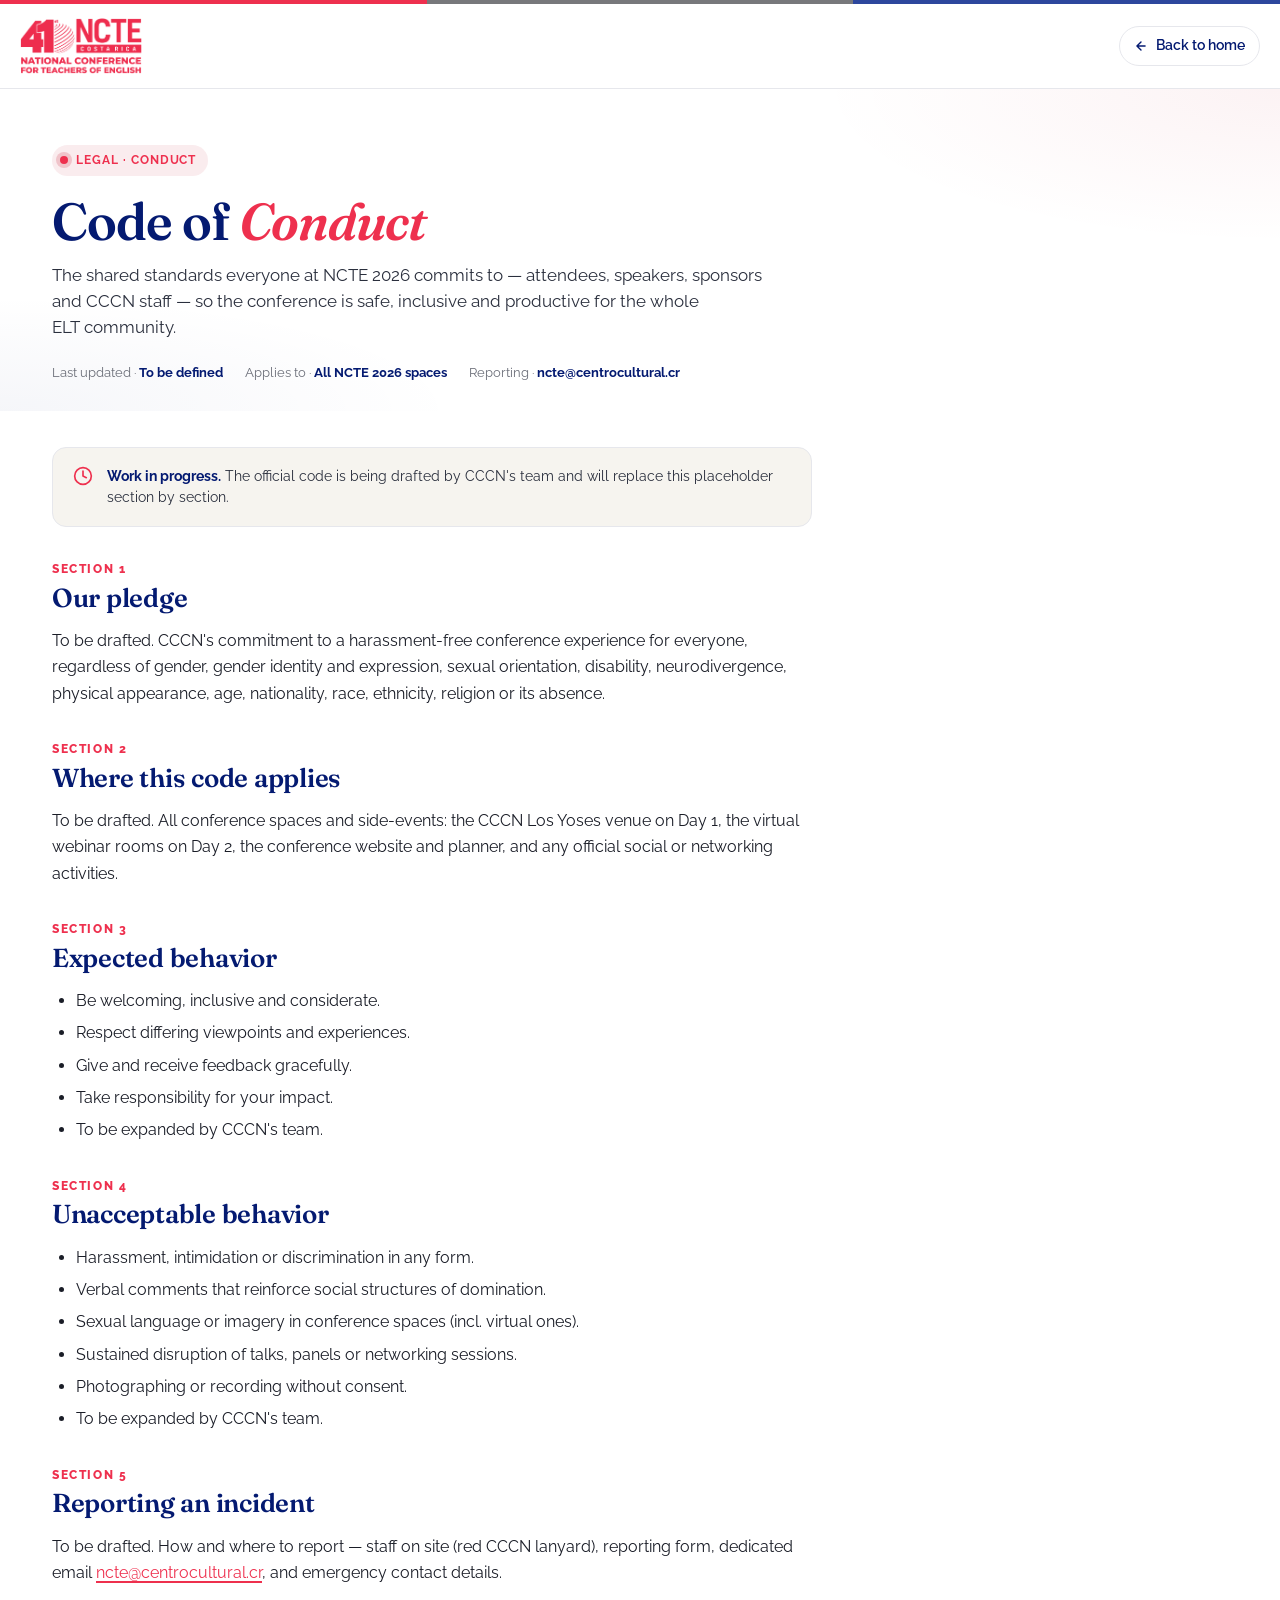
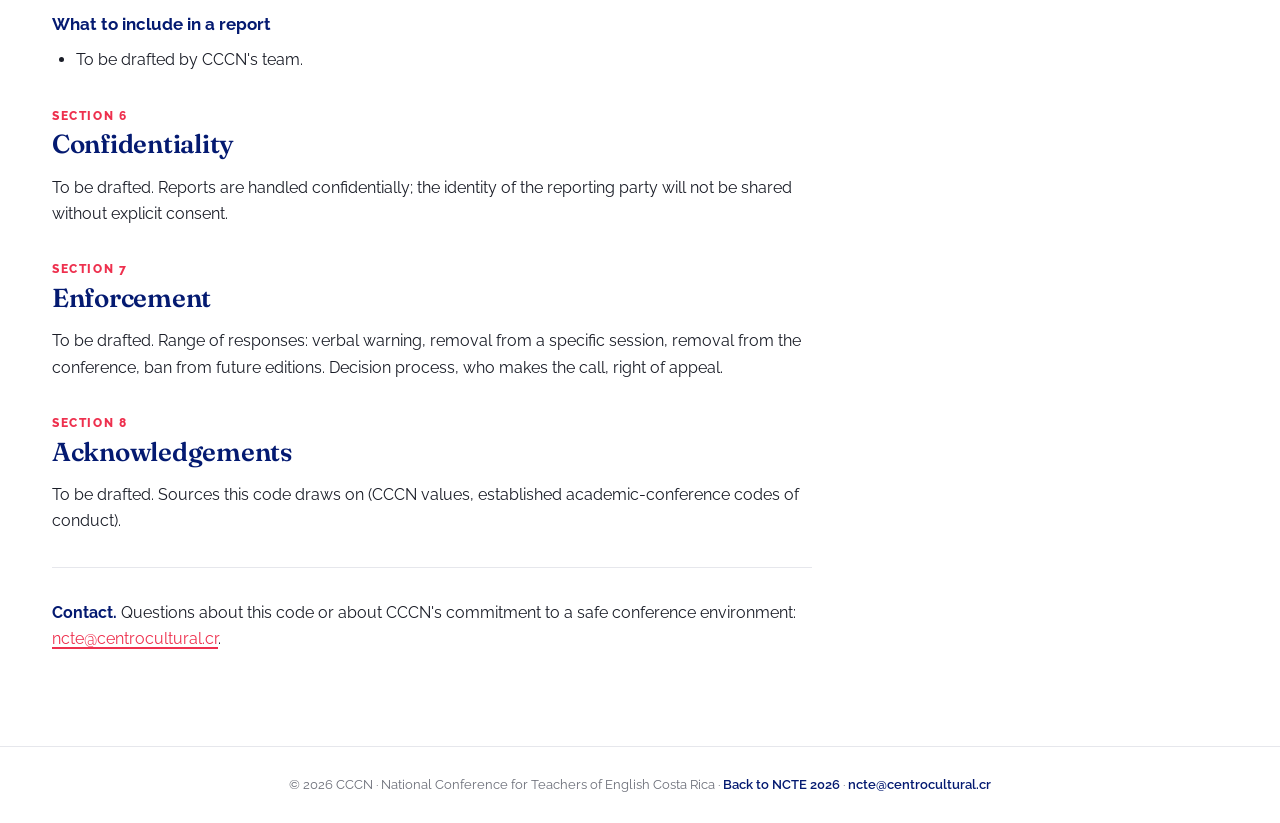
<file: code-of-conduct.html>
<!doctype html>
<html lang="en">
<head>
<meta charset="utf-8"/>
<meta name="viewport" content="width=device-width, initial-scale=1"/>
<title>Code of Conduct · NCTE 2026 · CCCN</title>
<meta name="description" content="Code of conduct for all NCTE 2026 attendees, speakers, sponsors and staff — organized by CCCN."/>
<link rel="icon" type="image/svg+xml" href="assets/favicon.svg"/>
<link rel="alternate icon" type="image/png" href="assets/FAVICON.png"/>
<link rel="apple-touch-icon" href="assets/FAVICON.png"/>
<link rel="preconnect" href="https://fonts.googleapis.com"/>
<link rel="preconnect" href="https://fonts.gstatic.com" crossorigin/>
<link href="https://fonts.googleapis.com/css2?family=Raleway:wght@400;500;600;700;800&family=Fraunces:opsz,wght@9..144,600;9..144,700&display=swap" rel="stylesheet"/>
<link rel="stylesheet" href="styles.css"/>
<link rel="stylesheet" href="ncte.css"/>
<link rel="stylesheet" href="legal.css"/>
</head>
<body id="top">

<header class="nsub-header">
  <div class="strip-flag"></div>
  <div class="container nsub-header__bar">
    <a class="nsub-header__logo" href="index.html" aria-label="NCTE 2026 · Back to home">
      <img class="ncte-header__brand-mark" src="assets/MAIN_LOGO.png" alt="NCTE Costa Rica" />
    </a>
    <a class="nsub-header__back" href="index.html">
      <svg width="14" height="14" viewBox="0 0 24 24" fill="none" stroke="currentColor" stroke-width="2.4" stroke-linecap="round" stroke-linejoin="round"><path d="M19 12H5M12 19l-7-7 7-7"/></svg>
      <span class="nsub-header__back-text">Back to home</span>
    </a>
  </div>
</header>

<section class="nlegal-hero">
  <div class="container">
    <span class="nlegal-hero__chip">
      <span class="dot"></span>
      Legal · Conduct
    </span>
    <h1>Code of <em>Conduct</em></h1>
    <p class="lede">
      The shared standards everyone at NCTE 2026 commits to — attendees, speakers, sponsors and CCCN staff — so the conference is safe, inclusive and productive for the whole ELT community.
    </p>
    <div class="nlegal-meta">
      <span>Last updated · <b>To be defined</b></span>
      <span>Applies to · <b>All NCTE 2026 spaces</b></span>
      <span>Reporting · <b>ncte@centrocultural.cr</b></span>
    </div>
  </div>
</section>

<section class="nlegal-body">
  <div class="container">
    <article class="nlegal-article">
      <div class="nlegal-pending">
        <svg width="20" height="20" viewBox="0 0 24 24" fill="none" stroke="currentColor" stroke-width="2" stroke-linecap="round" stroke-linejoin="round"><circle cx="12" cy="12" r="10"/><path d="M12 6v6l4 2"/></svg>
        <p><b>Work in progress.</b> The official code is being drafted by CCCN's team and will replace this placeholder section by section.</p>
      </div>

      <h2><small>Section 1</small> Our pledge</h2>
      <p>To be drafted. CCCN's commitment to a harassment-free conference experience for everyone, regardless of gender, gender identity and expression, sexual orientation, disability, neurodivergence, physical appearance, age, nationality, race, ethnicity, religion or its absence.</p>

      <h2><small>Section 2</small> Where this code applies</h2>
      <p>To be drafted. All conference spaces and side-events: the CCCN Los Yoses venue on Day 1, the virtual webinar rooms on Day 2, the conference website and planner, and any official social or networking activities.</p>

      <h2><small>Section 3</small> Expected behavior</h2>
      <ul>
        <li>Be welcoming, inclusive and considerate.</li>
        <li>Respect differing viewpoints and experiences.</li>
        <li>Give and receive feedback gracefully.</li>
        <li>Take responsibility for your impact.</li>
        <li>To be expanded by CCCN's team.</li>
      </ul>

      <h2><small>Section 4</small> Unacceptable behavior</h2>
      <ul>
        <li>Harassment, intimidation or discrimination in any form.</li>
        <li>Verbal comments that reinforce social structures of domination.</li>
        <li>Sexual language or imagery in conference spaces (incl. virtual ones).</li>
        <li>Sustained disruption of talks, panels or networking sessions.</li>
        <li>Photographing or recording without consent.</li>
        <li>To be expanded by CCCN's team.</li>
      </ul>

      <h2><small>Section 5</small> Reporting an incident</h2>
      <p>To be drafted. How and where to report — staff on site (red CCCN lanyard), reporting form, dedicated email <a href="mailto:ncte@centrocultural.cr">ncte@centrocultural.cr</a>, and emergency contact details.</p>

      <h3>What to include in a report</h3>
      <ul>
        <li>To be drafted by CCCN's team.</li>
      </ul>

      <h2><small>Section 6</small> Confidentiality</h2>
      <p>To be drafted. Reports are handled confidentially; the identity of the reporting party will not be shared without explicit consent.</p>

      <h2><small>Section 7</small> Enforcement</h2>
      <p>To be drafted. Range of responses: verbal warning, removal from a specific session, removal from the conference, ban from future editions. Decision process, who makes the call, right of appeal.</p>

      <h2><small>Section 8</small> Acknowledgements</h2>
      <p>To be drafted. Sources this code draws on (CCCN values, established academic-conference codes of conduct).</p>

      <hr/>

      <p><strong>Contact.</strong> Questions about this code or about CCCN's commitment to a safe conference environment: <a href="mailto:ncte@centrocultural.cr">ncte@centrocultural.cr</a>.</p>
    </article>
  </div>
</section>

<footer class="nlegal-foot">
  <div class="container">
    © 2026 CCCN · National Conference for Teachers of English Costa Rica ·
    <a href="index.html">Back to NCTE 2026</a> ·
    <a href="mailto:ncte@centrocultural.cr">ncte@centrocultural.cr</a>
  </div>
</footer>

</body>
</html>
</file>
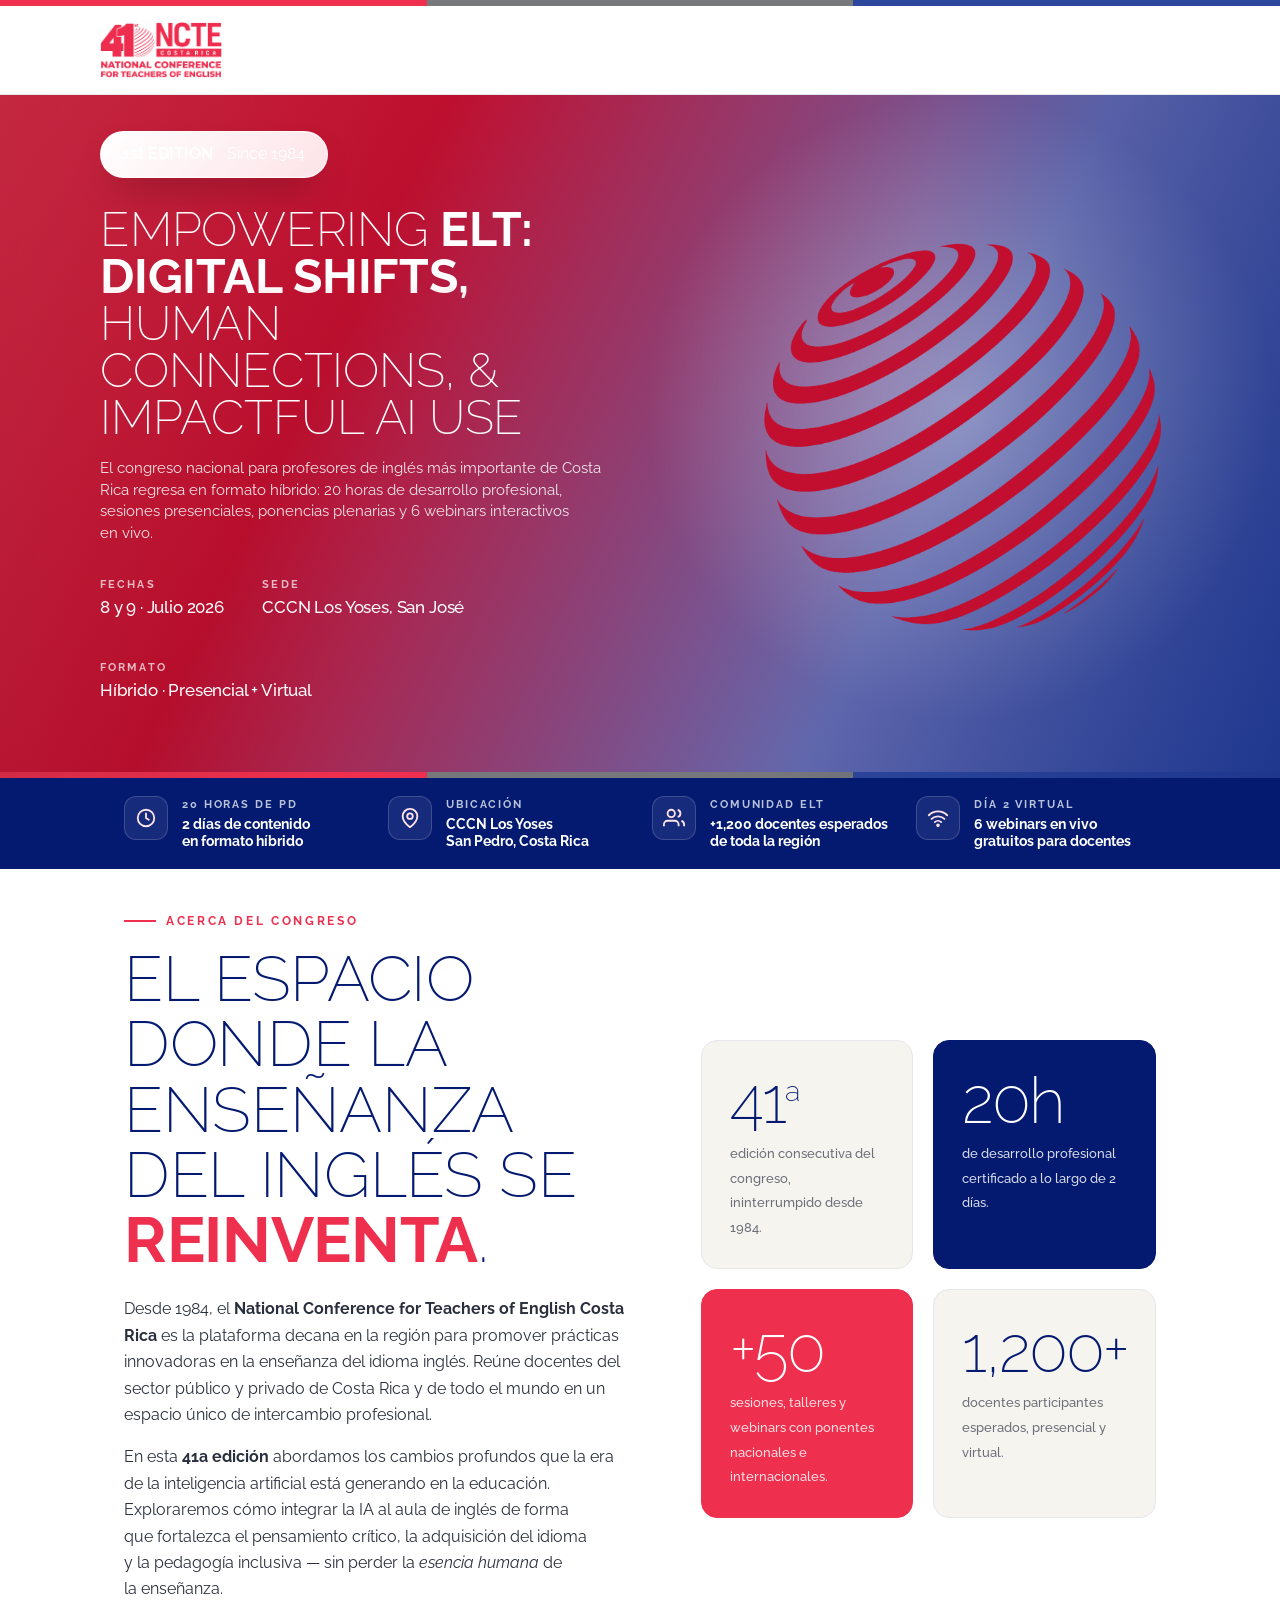
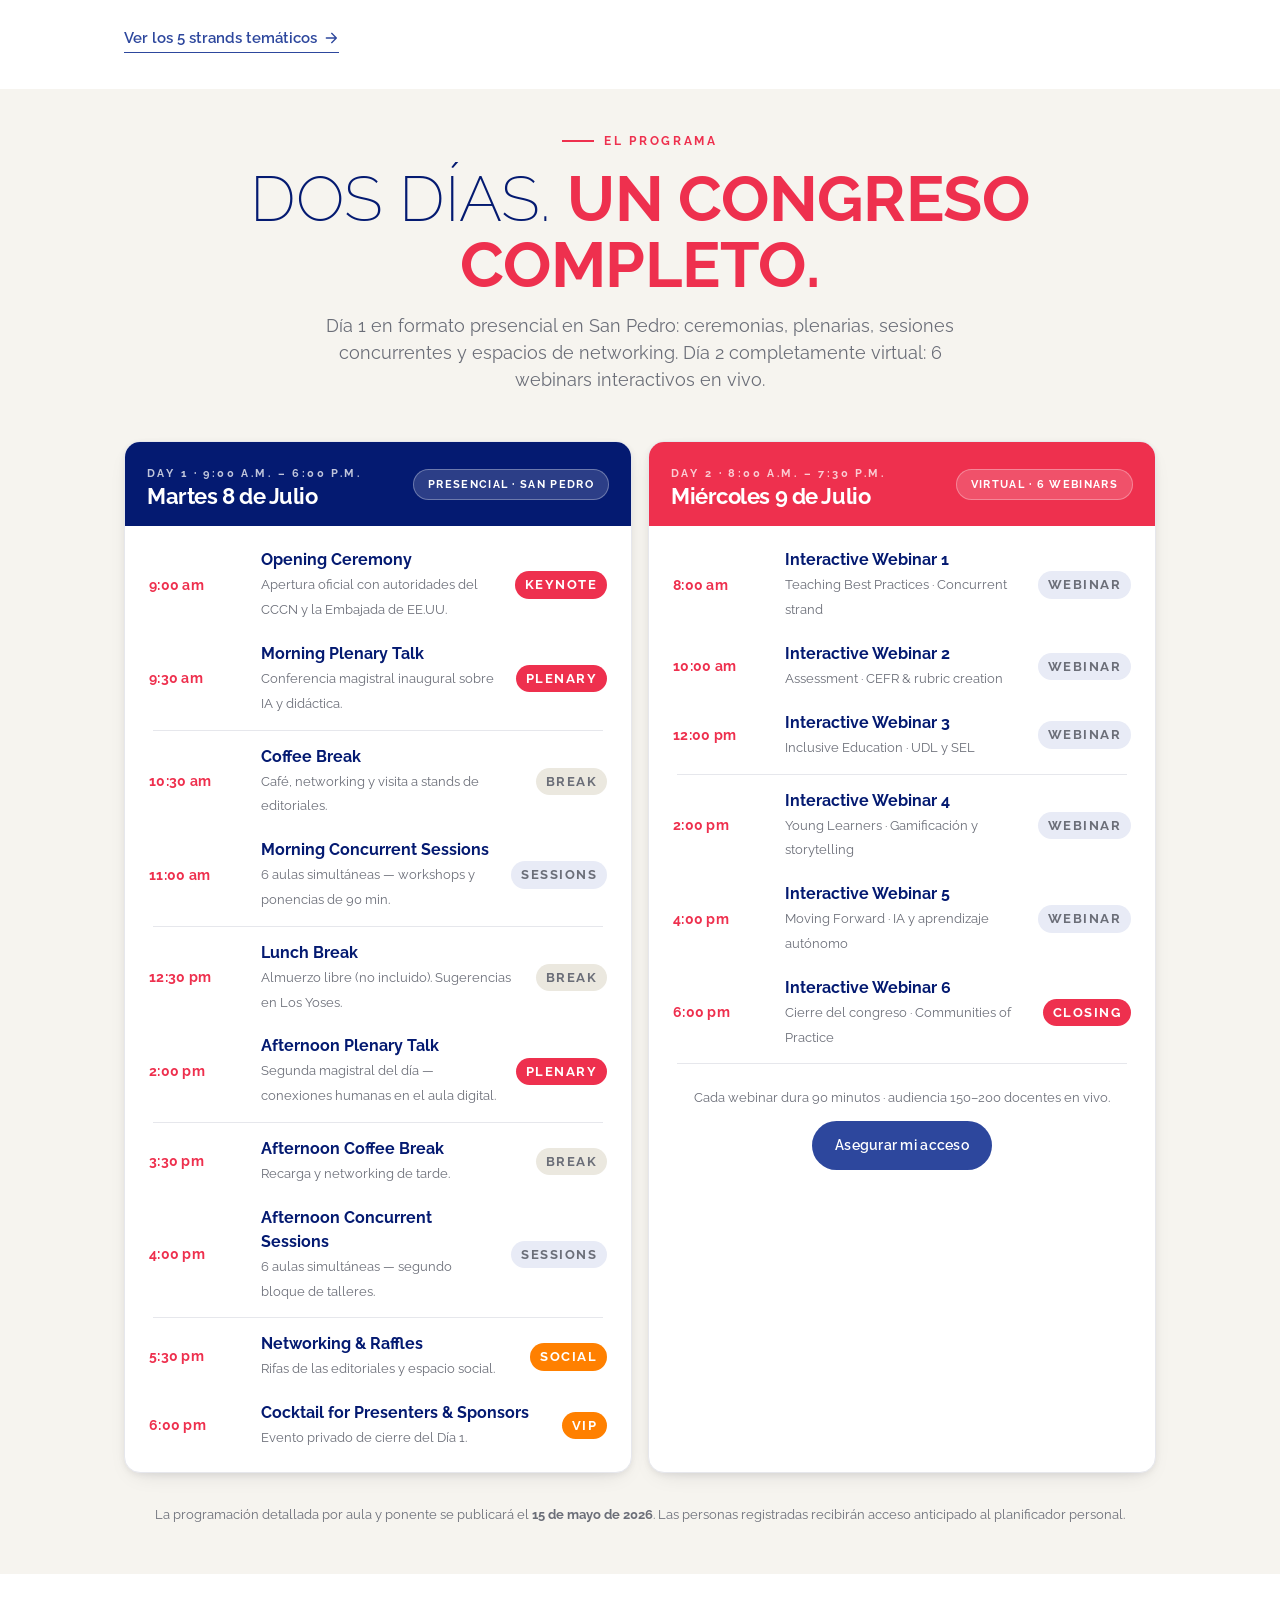
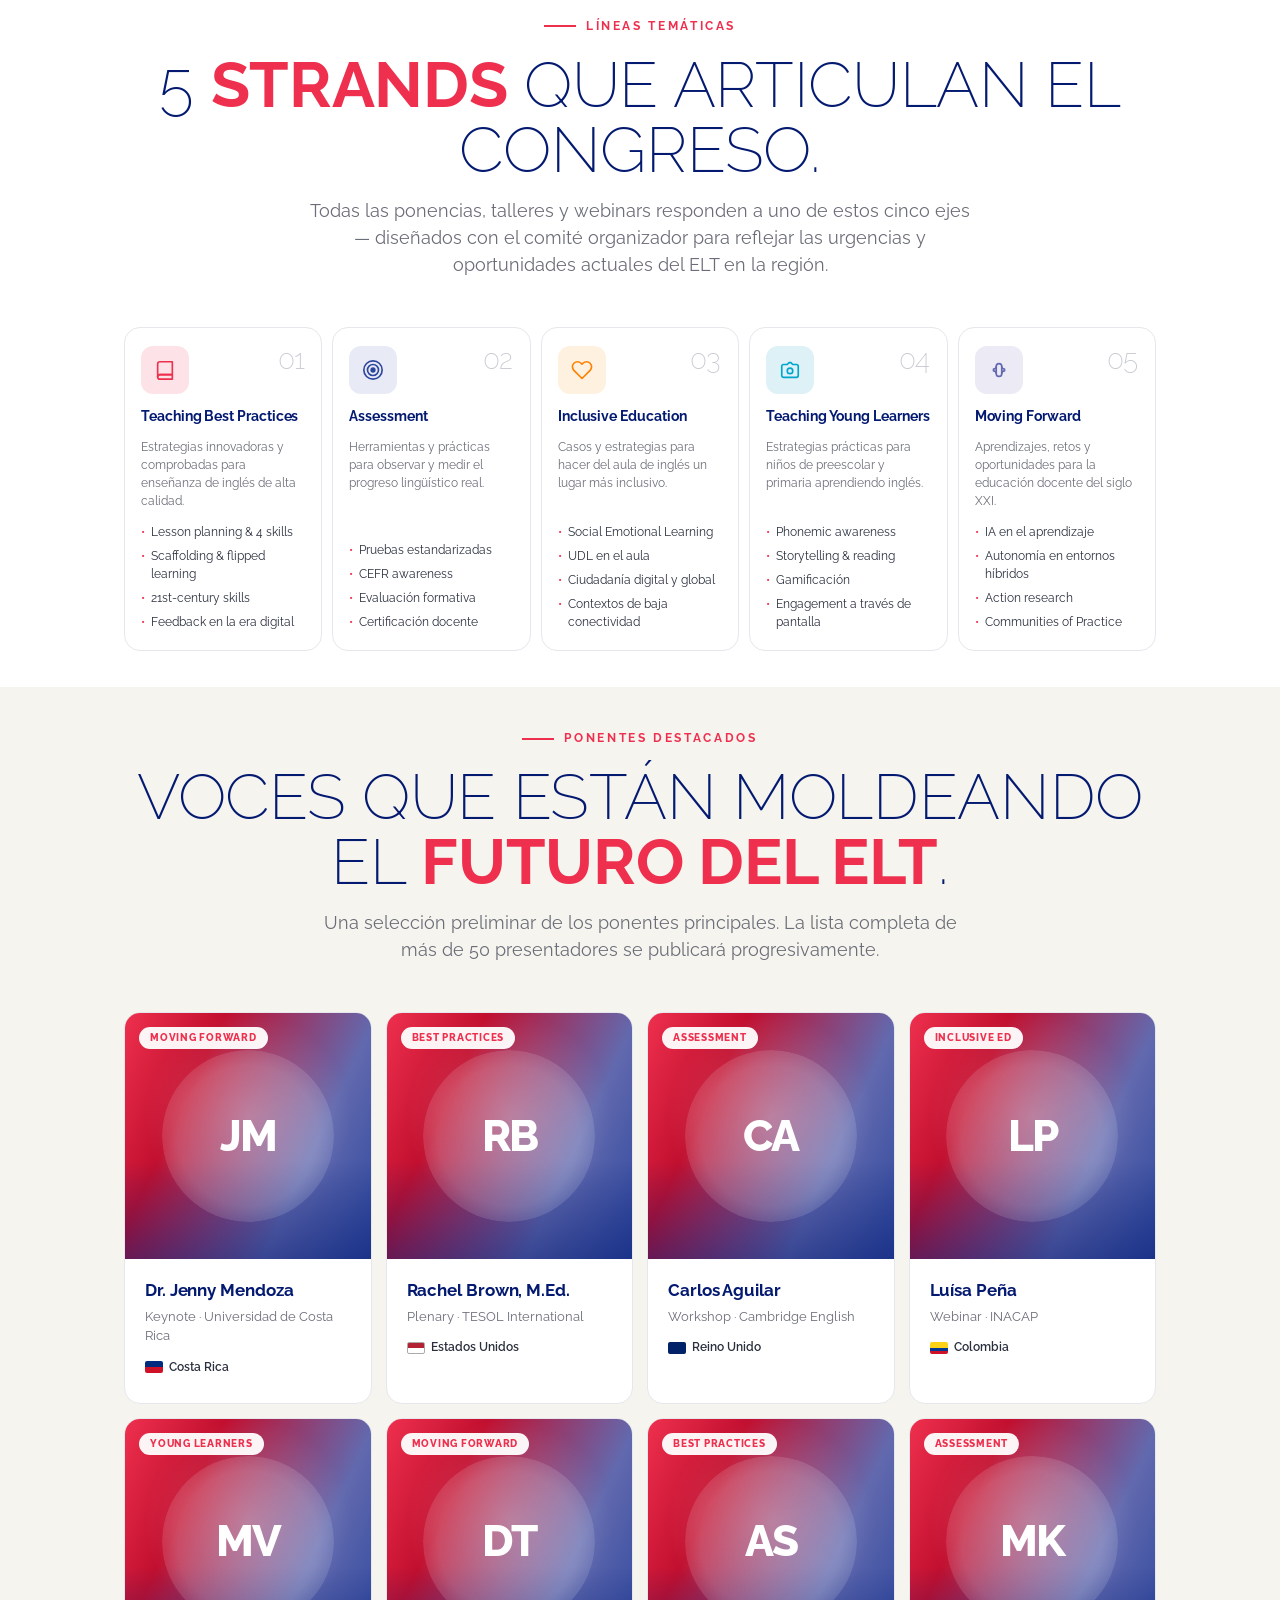
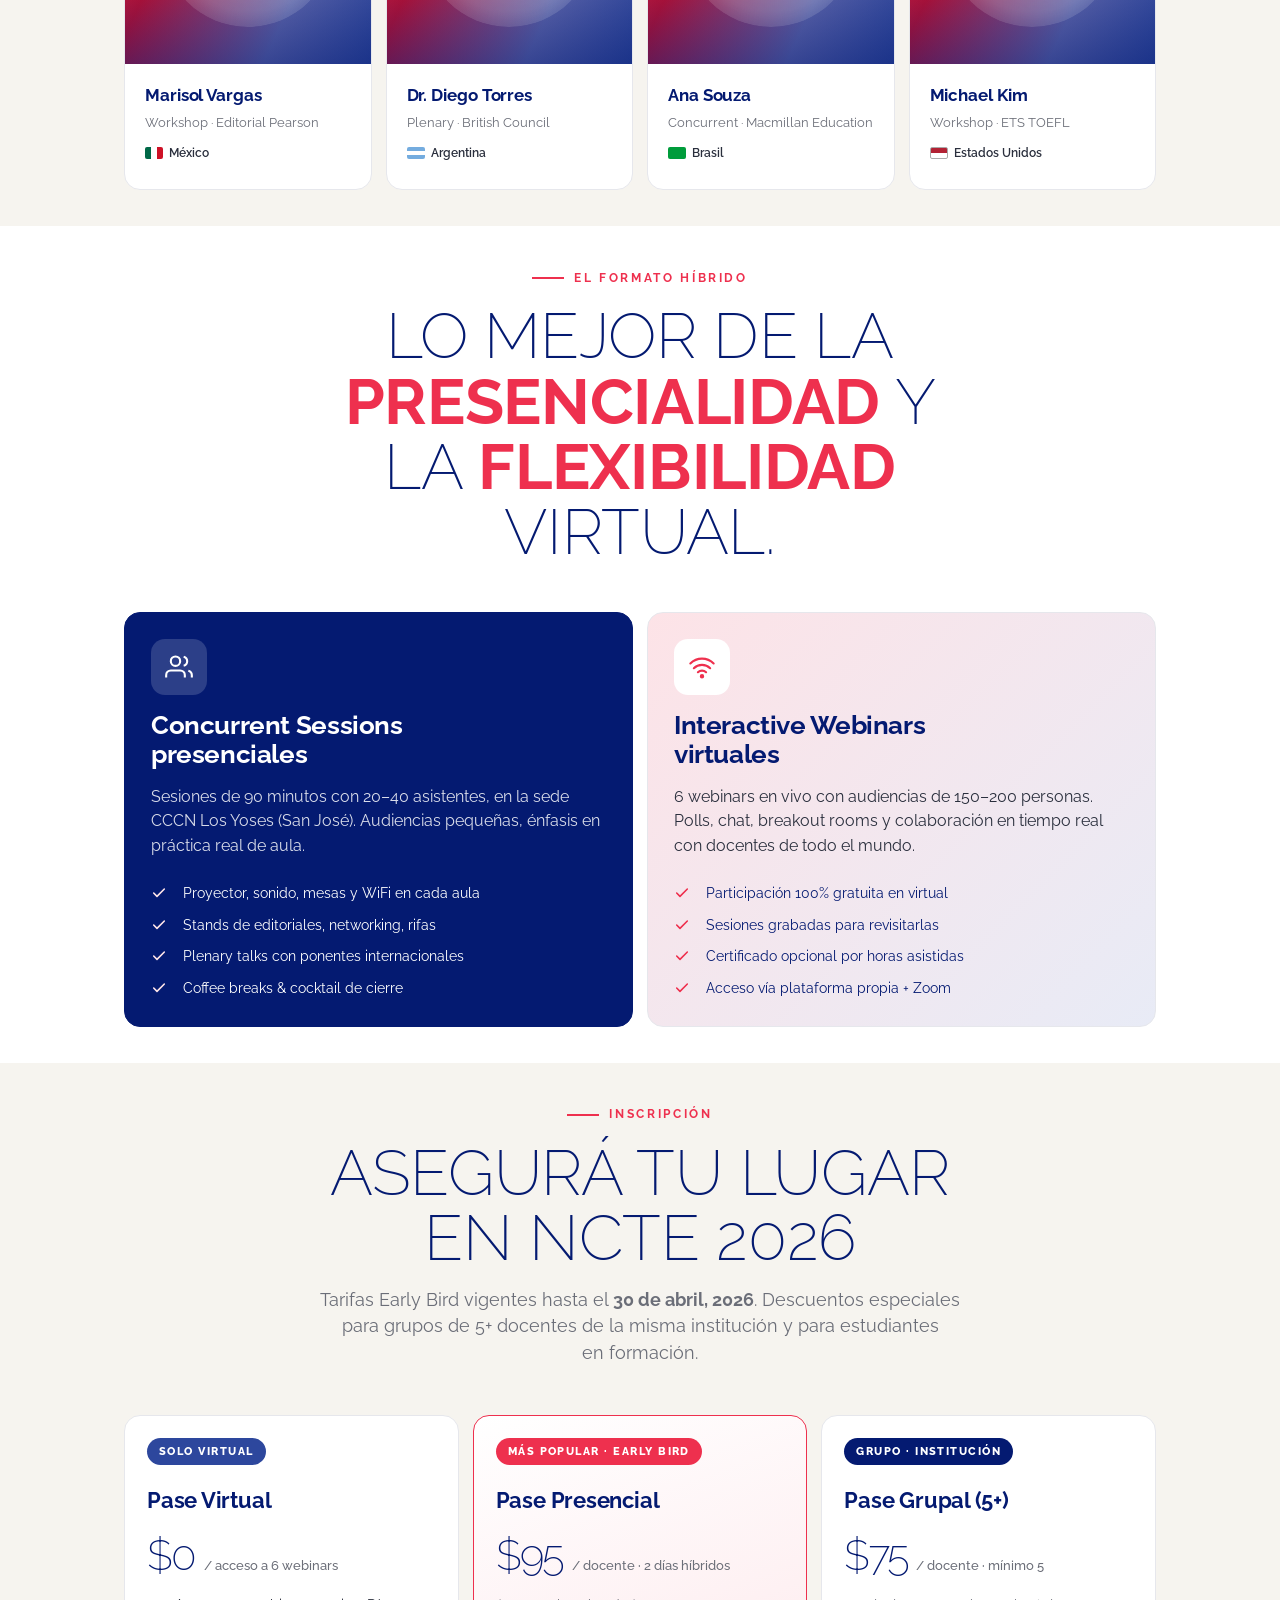
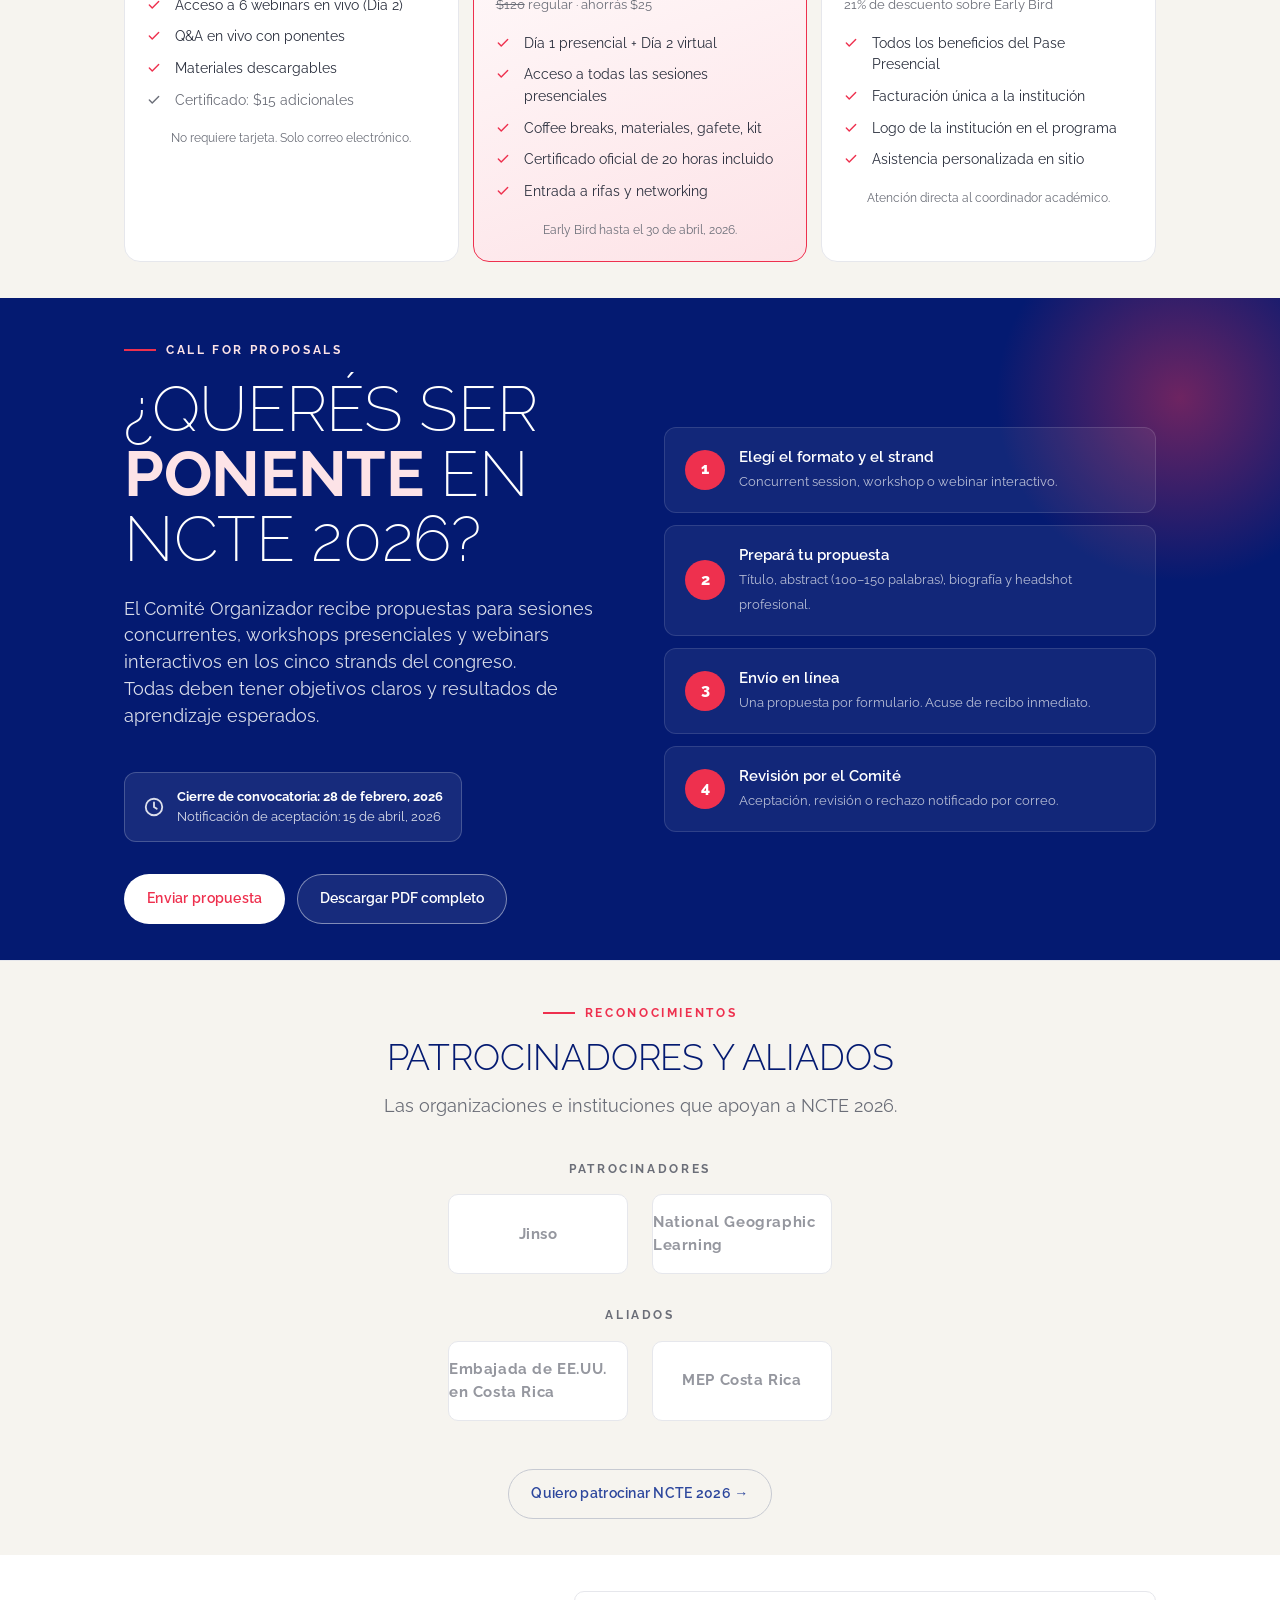
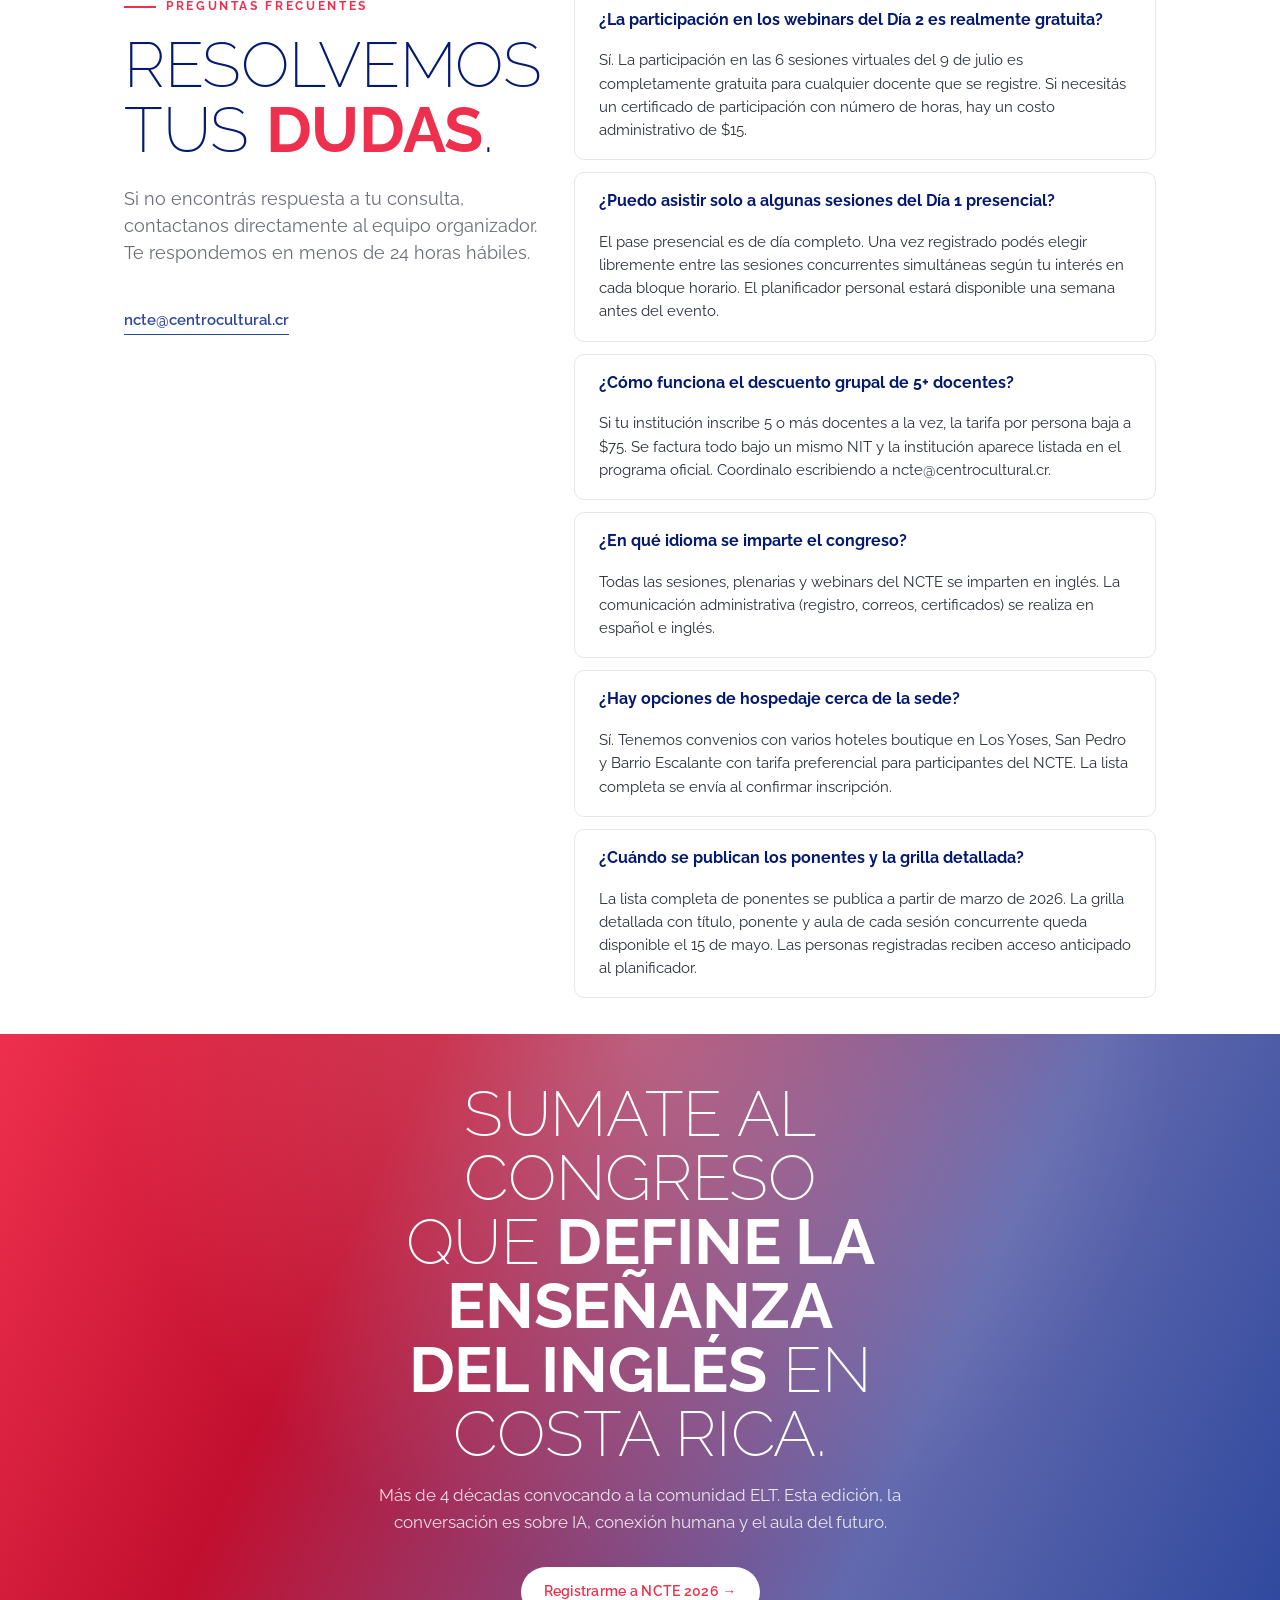
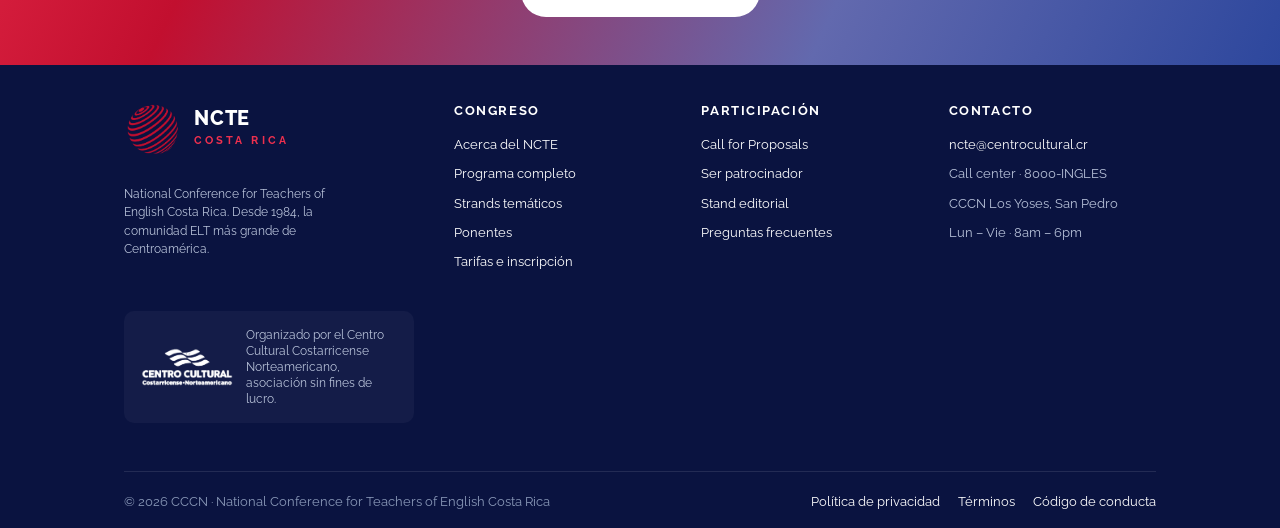
<file: ncte-print.html>
<!doctype html>
<html lang="en">
<head>
<meta charset="utf-8"/>
<meta name="viewport" content="width=device-width, initial-scale=1"/>
<title>NCTE 2026 · National Conference for Teachers of English · CCCN</title>
<meta name="description" content="41st edition of the National Conference for Teachers of English — Costa Rica. July 8 & 9, 2026. Empowering ELT: Digital Shifts, Human Connections, & Impactful AI Use."/>
<link rel="icon" type="image/svg+xml" href="assets/favicon.svg"/>
<link rel="alternate icon" type="image/png" href="assets/FAVICON.png"/>
<link rel="apple-touch-icon" href="assets/FAVICON.png"/>
<link rel="preconnect" href="https://fonts.googleapis.com"/>
<link rel="preconnect" href="https://fonts.gstatic.com" crossorigin/>
<link href="https://fonts.googleapis.com/css2?family=Raleway:wght@200;300;400;500;600;700;800&family=Fraunces:ital,opsz,wght@0,9..144,500;0,9..144,600;0,9..144,700;1,9..144,400;1,9..144,500;1,9..144,600;1,9..144,700&display=swap" rel="stylesheet"/>
<link rel="stylesheet" href="styles.css"/>
<link rel="stylesheet" href="ncte.css"/>
<style>
/* ============ PRINT-OPTIMIZED OVERRIDES ============ */
:root { --max-w: 100%; }

html, body {
  background: #fff !important;
  -webkit-print-color-adjust: exact !important;
  print-color-adjust: exact !important;
}

/* Container = full page minus margins */
.container { max-width: 1080px; padding: 0 24px; }

/* Disable sticky + remove auth modal entirely */
.ncte-header { position: static !important; box-shadow: none; }
.nmodal, [data-ncte-modal], .nmnav, .ncte-header__menu { display: none !important; }

/* Kill animations — print is static */
* {
  animation: none !important;
  transition: none !important;
}
.nhero__art .ribbon-globe { transform: none !important; }

/* Force color blocks to render in print */
.nhero, .nquick, .section-cream, .nsponsors, .ncfp, .ncta, .nfooter,
.nsched__head, .nabout__stat, .nstrand__icon, .nformat__card,
.nprice__tag, .nspk__media {
  -webkit-print-color-adjust: exact !important;
  print-color-adjust: exact !important;
}

/* Tighten vertical rhythm for print */
.section { padding: 36px 0 !important; }
.nhero__grid { padding: 36px 0 !important; }

/* Hide things that only make sense online */
.nhero__orbital,
[data-auth-open],
.ncte-header__lang,
.ncte-header__user,
.ncte-header__cta .btn-primary,
.nspk__more,
.ncfp .nf__cta,
.nprice__cta,
.nformat__card .nf__cta {
  display: none !important;
}

/* Header simplified for the printed first page */
.ncte-header__bar { padding: 16px 0; }
.ncte-header__nav { display: none; }

/* Page breaks ------------------------------------ */
section {
  break-inside: avoid;
  page-break-inside: avoid;
}
section[id="about"],
section[id="schedule"],
section[id="strands"],
section[id="speakers"],
section[id="format"],
section[id="register"],
section[id="cfp"],
section[id="sponsors"],
section[id="faq"] {
  break-before: page;
  page-break-before: always;
}

/* Schedule day cards — keep each day together; allow split between days */
.nsched__day { break-inside: avoid; page-break-inside: avoid; }
.nsched__days { display: grid; grid-template-columns: 1fr 1fr !important; gap: 16px !important; }
.nsched__row { padding: 10px 16px !important; }
.nsched__head { padding: 18px 22px !important; }
.nsched__head strong { font-size: 22px !important; }

/* Strand cards */
.nstrands__grid { grid-template-columns: repeat(5, 1fr) !important; gap: 10px !important; }
.nstrand { min-height: 0 !important; padding: 18px 16px !important; }
.nstrand h3 { font-size: 14px !important; }
.nstrand p { font-size: 12px !important; }
.nstrand ul { font-size: 11.5px !important; }
.nstrand__num { font-size: 28px !important; }

/* Speakers grid */
.nspk__grid { grid-template-columns: repeat(4, 1fr) !important; gap: 14px !important; }
.nspk { break-inside: avoid; }
.nspk__avatar { font-size: 44px !important; }

/* Pricing */
.npricing__grid { grid-template-columns: repeat(3, 1fr) !important; gap: 14px !important; }
.nprice { padding: 22px !important; }
.nprice__price b { font-size: 42px !important; }

/* Format */
.nformat__grid { grid-template-columns: 1fr 1fr !important; gap: 14px !important; }
.nformat__card { padding: 26px !important; }

/* FAQ — print all answers open */
.nfaq__item .nfaq__a {
  max-height: none !important;
  padding: 0 24px 18px !important;
}
.nfaq__q { padding: 16px 24px !important; }
.nfaq__q svg { display: none !important; }
.nfaq__item { break-inside: avoid; }
.nfaq { grid-template-columns: 1fr 1.4fr !important; gap: 32px !important; }

/* Final CTA */
.ncta { padding: 48px 0 !important; }

/* Footer slim */
.nfooter { padding: 36px 0 16px !important; }
.nfooter__brand p { font-size: 12px !important; }
.nfooter__list { font-size: 12.5px !important; }

/* Anchors should not be blue-underlined in print */
a { color: inherit; text-decoration: none; }

/* Reduce hero height — fits one printed page */
.nhero__title { font-size: 48px !important; line-height: .98 !important; }
.nhero__lede { font-size: 14.5px !important; }
.nhero__meta strong { font-size: 17px !important; }
.nhero .btn-primary, .nhero .btn-ghost-light { display: none !important; }

/* Quick info bar — keep below hero on same page */
.nquick { padding: 18px 0 !important; }
.nquick__item strong { font-size: 14px !important; }

@media print {
  @page { size: A4 portrait; margin: 10mm; }

  body { font-size: 12px; }

  /* Avoid orphaned headings */
  h1, h2, h3 { break-after: avoid; page-break-after: avoid; }

  /* Section eyebrows tighter */
  .section-eyebrow { margin-bottom: 8px; }

  /* Compact the visible hero artwork on print */
  .nhero__art .ribbon-globe { width: 260px !important; }

  /* Stats grid 2x2 stays */
  .nabout__stats { grid-template-columns: 1fr 1fr !important; gap: 12px !important; }
  .nabout__stat { padding: 18px !important; }
  .nabout__stat strong { font-size: 40px !important; }
}
</style>
</head>
<body id="top">

<div data-ncte-header></div>
<div data-ncte-modal></div>

<!-- ============ HERO ============ -->
<section class="nhero" data-screen-label="01 Hero">
  <div class="container nhero__grid">
    <div>
      <span class="nhero__edition">
        <strong>41st EDITION</strong>
        Since 1984
      </span>
      <h1 class="nhero__title">
        Empowering <b>ELT:</b><br/>
        <em>Digital Shifts,</em><br/>
        Human Connections, &amp; Impactful AI Use
      </h1>
      <p class="nhero__lede">
        El congreso nacional para profesores de inglés más importante de Costa Rica regresa
        en formato híbrido: 20 horas de desarrollo profesional, sesiones presenciales,
        ponencias plenarias y 6 webinars interactivos en vivo.
      </p>
      <div class="nhero__meta">
        <div>
          <small>FECHAS</small>
          <strong>8 y 9 · Julio 2026</strong>
        </div>
        <div>
          <small>SEDE</small>
          <strong>CCCN Los Yoses, San José</strong>
        </div>
        <div>
          <small>FORMATO</small>
          <strong>Híbrido · Presencial + Virtual</strong>
        </div>
      </div>
      <div class="nhero__ctas">
        <a class="btn btn-primary" href="#register">Registrarme al congreso</a>
        <a class="btn-ghost-light" href="#schedule">Ver programa</a>
      </div>
    </div>
    <div class="nhero__art">
      <img class="ribbon-globe" src="assets/ncte-globe-red.png" alt="NCTE" />
      <div class="nhero__orbital">
        <div class="dot"></div>
        <div>
          <b>Open call</b>
          <span>Convocatoria de ponentes abierta hasta el 28 de febrero, 2026.</span>
        </div>
      </div>
    </div>
  </div>
  <div class="strip-flag nhero__flag"></div>
</section>

<!-- ============ QUICK BAR ============ -->
<section class="nquick">
  <div class="container nquick__grid">
    <div class="nquick__item">
      <div class="nquick__icn">
        <svg width="22" height="22" viewBox="0 0 24 24" fill="none" stroke="currentColor" stroke-width="2" stroke-linecap="round"><circle cx="12" cy="12" r="9"/><path d="M12 7v5l3 2"/></svg>
      </div>
      <div>
        <small>20 horas de PD</small>
        <strong>2 días de contenido<br/>en formato híbrido</strong>
      </div>
    </div>
    <div class="nquick__item">
      <div class="nquick__icn">
        <svg width="22" height="22" viewBox="0 0 24 24" fill="none" stroke="currentColor" stroke-width="2" stroke-linejoin="round"><path d="M20 10c0 6-8 12-8 12s-8-6-8-12a8 8 0 1 1 16 0z"/><circle cx="12" cy="10" r="3"/></svg>
      </div>
      <div>
        <small>UBICACIÓN</small>
        <strong>CCCN Los Yoses<br/>San Pedro, Costa Rica</strong>
      </div>
    </div>
    <div class="nquick__item">
      <div class="nquick__icn">
        <svg width="22" height="22" viewBox="0 0 24 24" fill="none" stroke="currentColor" stroke-width="2" stroke-linejoin="round"><path d="M17 21v-2a4 4 0 0 0-4-4H5a4 4 0 0 0-4 4v2"/><circle cx="9" cy="7" r="4"/><path d="M23 21v-2a4 4 0 0 0-3-3.87M16 3.13a4 4 0 0 1 0 7.75"/></svg>
      </div>
      <div>
        <small>COMUNIDAD ELT</small>
        <strong>+1,200 docentes esperados<br/>de toda la región</strong>
      </div>
    </div>
    <div class="nquick__item">
      <div class="nquick__icn">
        <svg width="22" height="22" viewBox="0 0 24 24" fill="none" stroke="currentColor" stroke-width="2" stroke-linecap="round"><path d="M5 13a10 10 0 0 1 14 0M2 9a14 14 0 0 1 20 0M8.5 16.5a5 5 0 0 1 7 0"/><circle cx="12" cy="20" r="1" fill="currentColor"/></svg>
      </div>
      <div>
        <small>DÍA 2 VIRTUAL</small>
        <strong>6 webinars en vivo<br/>gratuitos para docentes</strong>
      </div>
    </div>
  </div>
</section>

<!-- ============ ABOUT ============ -->
<section class="section" id="about" data-screen-label="02 Acerca">
  <div class="container nabout__grid">
    <div>
      <span class="section-eyebrow">Acerca del congreso</span>
      <h2 class="h-1">El espacio donde la enseñanza del inglés se <em>reinventa</em>.</h2>
      <p class="body mt-3">
        Desde 1984, el <strong>National Conference for Teachers of English Costa Rica</strong> es la
        plataforma decana en la región para promover prácticas innovadoras en la enseñanza del
        idioma inglés. Reúne docentes del sector público y privado de Costa Rica y de todo el
        mundo en un espacio único de intercambio profesional.
      </p>
      <p class="body">
        En esta <strong>41a edición</strong> abordamos los cambios profundos que la era de la inteligencia
        artificial está generando en la educación. Exploraremos cómo integrar la IA al aula de
        inglés de forma que fortalezca el pensamiento crítico, la adquisición del idioma y la
        pedagogía inclusiva — sin perder la <em>esencia humana</em> de la enseñanza.
      </p>
      <div class="row mt-3" style="gap:24px;">
        <a class="btn-link" href="#strands">Ver los 5 strands temáticos <svg width="16" height="16" viewBox="0 0 24 24" fill="none" stroke="currentColor" stroke-width="2" stroke-linecap="round" stroke-linejoin="round"><path d="M5 12h14M13 5l7 7-7 7"/></svg></a>
      </div>
    </div>
    <div class="nabout__stats">
      <div class="nabout__stat">
        <strong>41<sup style="font-size:.45em;">a</sup></strong>
        <span>edición consecutiva del congreso, ininterrumpido desde 1984.</span>
      </div>
      <div class="nabout__stat">
        <strong>20h</strong>
        <span>de desarrollo profesional certificado a lo largo de 2 días.</span>
      </div>
      <div class="nabout__stat">
        <strong>+50</strong>
        <span>sesiones, talleres y webinars con ponentes nacionales e internacionales.</span>
      </div>
      <div class="nabout__stat">
        <strong>1,200+</strong>
        <span>docentes participantes esperados, presencial y virtual.</span>
      </div>
    </div>
  </div>
</section>

<!-- ============ SCHEDULE ============ -->
<section class="section section-cream" id="schedule" data-screen-label="03 Programa">
  <div class="container">
    <div class="t-center">
      <span class="section-eyebrow center">El programa</span>
      <h2 class="h-1">Dos días. <em>Un congreso completo.</em></h2>
      <p class="lede mt-2" style="margin-inline:auto;">
        Día 1 en formato presencial en San Pedro: ceremonias, plenarias, sesiones concurrentes y
        espacios de networking. Día 2 completamente virtual: 6 webinars interactivos en vivo.
      </p>
    </div>

    <div class="nsched__days mt-5">
      <!-- DAY 1 -->
      <div class="nsched__day">
        <div class="nsched__head">
          <div>
            <small>DAY 1 · 9:00 a.m. – 6:00 p.m.</small>
            <strong>Martes 8 de Julio</strong>
          </div>
          <span class="nsched__chip">PRESENCIAL · SAN PEDRO</span>
        </div>
        <div class="nsched__list">
          <div class="nsched__row">
            <div class="nsched__time">9:00 am</div>
            <div>
              <b>Opening Ceremony</b>
              <span>Apertura oficial con autoridades del CCCN y la Embajada de EE.UU.</span>
            </div>
            <span class="nsched__tag is-key">Keynote</span>
          </div>
          <div class="nsched__row">
            <div class="nsched__time">9:30 am</div>
            <div>
              <b>Morning Plenary Talk</b>
              <span>Conferencia magistral inaugural sobre IA y didáctica.</span>
            </div>
            <span class="nsched__tag is-key">Plenary</span>
          </div>
          <div class="nsched__divider"></div>
          <div class="nsched__row">
            <div class="nsched__time">10:30 am</div>
            <div>
              <b>Coffee Break</b>
              <span>Café, networking y visita a stands de editoriales.</span>
            </div>
            <span class="nsched__tag is-break">Break</span>
          </div>
          <div class="nsched__row">
            <div class="nsched__time">11:00 am</div>
            <div>
              <b>Morning Concurrent Sessions</b>
              <span>6 aulas simultáneas — workshops y ponencias de 90 min.</span>
            </div>
            <span class="nsched__tag">Sessions</span>
          </div>
          <div class="nsched__divider"></div>
          <div class="nsched__row">
            <div class="nsched__time">12:30 pm</div>
            <div>
              <b>Lunch Break</b>
              <span>Almuerzo libre (no incluido). Sugerencias en Los Yoses.</span>
            </div>
            <span class="nsched__tag is-break">Break</span>
          </div>
          <div class="nsched__row">
            <div class="nsched__time">2:00 pm</div>
            <div>
              <b>Afternoon Plenary Talk</b>
              <span>Segunda magistral del día — conexiones humanas en el aula digital.</span>
            </div>
            <span class="nsched__tag is-key">Plenary</span>
          </div>
          <div class="nsched__divider"></div>
          <div class="nsched__row">
            <div class="nsched__time">3:30 pm</div>
            <div>
              <b>Afternoon Coffee Break</b>
              <span>Recarga y networking de tarde.</span>
            </div>
            <span class="nsched__tag is-break">Break</span>
          </div>
          <div class="nsched__row">
            <div class="nsched__time">4:00 pm</div>
            <div>
              <b>Afternoon Concurrent Sessions</b>
              <span>6 aulas simultáneas — segundo bloque de talleres.</span>
            </div>
            <span class="nsched__tag">Sessions</span>
          </div>
          <div class="nsched__divider"></div>
          <div class="nsched__row">
            <div class="nsched__time">5:30 pm</div>
            <div>
              <b>Networking &amp; Raffles</b>
              <span>Rifas de las editoriales y espacio social.</span>
            </div>
            <span class="nsched__tag is-net">Social</span>
          </div>
          <div class="nsched__row">
            <div class="nsched__time">6:00 pm</div>
            <div>
              <b>Cocktail for Presenters &amp; Sponsors</b>
              <span>Evento privado de cierre del Día 1.</span>
            </div>
            <span class="nsched__tag is-net">VIP</span>
          </div>
        </div>
      </div>

      <!-- DAY 2 -->
      <div class="nsched__day">
        <div class="nsched__head">
          <div>
            <small>DAY 2 · 8:00 a.m. – 7:30 p.m.</small>
            <strong>Miércoles 9 de Julio</strong>
          </div>
          <span class="nsched__chip">VIRTUAL · 6 WEBINARS</span>
        </div>
        <div class="nsched__list">
          <div class="nsched__row">
            <div class="nsched__time">8:00 am</div>
            <div>
              <b>Interactive Webinar 1</b>
              <span>Teaching Best Practices · Concurrent strand</span>
            </div>
            <span class="nsched__tag">Webinar</span>
          </div>
          <div class="nsched__row">
            <div class="nsched__time">10:00 am</div>
            <div>
              <b>Interactive Webinar 2</b>
              <span>Assessment · CEFR &amp; rubric creation</span>
            </div>
            <span class="nsched__tag">Webinar</span>
          </div>
          <div class="nsched__row">
            <div class="nsched__time">12:00 pm</div>
            <div>
              <b>Interactive Webinar 3</b>
              <span>Inclusive Education · UDL y SEL</span>
            </div>
            <span class="nsched__tag">Webinar</span>
          </div>
          <div class="nsched__divider"></div>
          <div class="nsched__row">
            <div class="nsched__time">2:00 pm</div>
            <div>
              <b>Interactive Webinar 4</b>
              <span>Young Learners · Gamificación y storytelling</span>
            </div>
            <span class="nsched__tag">Webinar</span>
          </div>
          <div class="nsched__row">
            <div class="nsched__time">4:00 pm</div>
            <div>
              <b>Interactive Webinar 5</b>
              <span>Moving Forward · IA y aprendizaje autónomo</span>
            </div>
            <span class="nsched__tag">Webinar</span>
          </div>
          <div class="nsched__row">
            <div class="nsched__time">6:00 pm</div>
            <div>
              <b>Interactive Webinar 6</b>
              <span>Cierre del congreso · Communities of Practice</span>
            </div>
            <span class="nsched__tag is-key">Closing</span>
          </div>
          <div class="nsched__divider"></div>
          <div style="padding: 20px; text-align: center;">
            <p class="small" style="margin: 0 0 12px;">Cada webinar dura 90 minutos · audiencia 150–200 docentes en vivo.</p>
            <a class="btn btn-dark" href="#register">Asegurar mi acceso</a>
          </div>
        </div>
      </div>
    </div>

    <p class="small t-center mt-4">
      La programación detallada por aula y ponente se publicará el <strong>15 de mayo de 2026</strong>.
      Las personas registradas recibirán acceso anticipado al planificador personal.
    </p>
  </div>
</section>

<!-- ============ THEMATIC STRANDS ============ -->
<section class="section" id="strands" data-screen-label="04 Strands">
  <div class="container">
    <div class="t-center">
      <span class="section-eyebrow center">Líneas temáticas</span>
      <h2 class="h-1">5 <em>strands</em> que articulan el congreso.</h2>
      <p class="lede mt-2" style="margin-inline:auto;">
        Todas las ponencias, talleres y webinars responden a uno de estos cinco ejes —
        diseñados con el comité organizador para reflejar las urgencias y oportunidades
        actuales del ELT en la región.
      </p>
    </div>

    <div class="nstrands__grid mt-5">
      <article class="nstrand">
        <div class="nstrand__num">01</div>
        <div class="nstrand__icon">
          <svg width="22" height="22" viewBox="0 0 24 24" fill="none" stroke="currentColor" stroke-width="1.8" stroke-linejoin="round"><path d="M4 19.5A2.5 2.5 0 0 1 6.5 17H20V3H6.5A2.5 2.5 0 0 0 4 5.5v14z"/><path d="M4 19.5A2.5 2.5 0 0 0 6.5 22H20v-5H6.5A2.5 2.5 0 0 0 4 19.5z"/></svg>
        </div>
        <h3>Teaching Best Practices</h3>
        <p>Estrategias innovadoras y comprobadas para enseñanza de inglés de alta calidad.</p>
        <ul>
          <li>Lesson planning &amp; 4 skills</li>
          <li>Scaffolding &amp; flipped learning</li>
          <li>21st-century skills</li>
          <li>Feedback en la era digital</li>
        </ul>
      </article>

      <article class="nstrand">
        <div class="nstrand__num">02</div>
        <div class="nstrand__icon">
          <svg width="22" height="22" viewBox="0 0 24 24" fill="none" stroke="currentColor" stroke-width="1.8"><circle cx="12" cy="12" r="10"/><circle cx="12" cy="12" r="6"/><circle cx="12" cy="12" r="2" fill="currentColor"/></svg>
        </div>
        <h3>Assessment</h3>
        <p>Herramientas y prácticas para observar y medir el progreso lingüístico real.</p>
        <ul>
          <li>Pruebas estandarizadas</li>
          <li>CEFR awareness</li>
          <li>Evaluación formativa</li>
          <li>Certificación docente</li>
        </ul>
      </article>

      <article class="nstrand">
        <div class="nstrand__num">03</div>
        <div class="nstrand__icon">
          <svg width="22" height="22" viewBox="0 0 24 24" fill="none" stroke="currentColor" stroke-width="1.8" stroke-linejoin="round"><path d="M20.84 4.61a5.5 5.5 0 0 0-7.78 0L12 5.67l-1.06-1.06a5.5 5.5 0 0 0-7.78 7.78L12 21.23l8.84-8.84a5.5 5.5 0 0 0 0-7.78z"/></svg>
        </div>
        <h3>Inclusive Education</h3>
        <p>Casos y estrategias para hacer del aula de inglés un lugar más inclusivo.</p>
        <ul>
          <li>Social Emotional Learning</li>
          <li>UDL en el aula</li>
          <li>Ciudadanía digital y global</li>
          <li>Contextos de baja conectividad</li>
        </ul>
      </article>

      <article class="nstrand">
        <div class="nstrand__num">04</div>
        <div class="nstrand__icon">
          <svg width="22" height="22" viewBox="0 0 24 24" fill="none" stroke="currentColor" stroke-width="1.8" stroke-linejoin="round"><path d="M3 8a2 2 0 0 1 2-2h4l2-2h2l2 2h4a2 2 0 0 1 2 2v10a2 2 0 0 1-2 2H5a2 2 0 0 1-2-2V8z"/><circle cx="12" cy="13" r="3"/></svg>
        </div>
        <h3>Teaching Young Learners</h3>
        <p>Estrategias prácticas para niños de preescolar y primaria aprendiendo inglés.</p>
        <ul>
          <li>Phonemic awareness</li>
          <li>Storytelling &amp; reading</li>
          <li>Gamificación</li>
          <li>Engagement a través de pantalla</li>
        </ul>
      </article>

      <article class="nstrand">
        <div class="nstrand__num">05</div>
        <div class="nstrand__icon">
          <svg width="22" height="22" viewBox="0 0 24 24" fill="none" stroke="currentColor" stroke-width="1.8" stroke-linejoin="round"><path d="M12 5a3 3 0 0 0-3 3v8a3 3 0 0 0 3 3 3 3 0 0 0 3-3V8a3 3 0 0 0-3-3z"/><path d="M9 8a3 3 0 0 1-3 3v2a3 3 0 0 1 3 3M15 8a3 3 0 0 0 3 3v2a3 3 0 0 0-3 3"/></svg>
        </div>
        <h3>Moving Forward</h3>
        <p>Aprendizajes, retos y oportunidades para la educación docente del siglo XXI.</p>
        <ul>
          <li>IA en el aprendizaje</li>
          <li>Autonomía en entornos híbridos</li>
          <li>Action research</li>
          <li>Communities of Practice</li>
        </ul>
      </article>
    </div>
  </div>
</section>

<!-- ============ SPEAKERS ============ -->
<section class="section section-cream" id="speakers" data-screen-label="05 Ponentes">
  <div class="container">
    <div class="t-center">
      <span class="section-eyebrow center">Ponentes destacados</span>
      <h2 class="h-1">Voces que están moldeando el <em>futuro del ELT</em>.</h2>
      <p class="lede mt-2" style="margin-inline:auto;">
        Una selección preliminar de los ponentes principales. La lista completa de más de
        50 presentadores se publicará progresivamente.
      </p>
    </div>

    <div class="nspk__grid mt-5">
      <article class="nspk">
        <div class="nspk__media">
          <span class="nspk__strand">Moving Forward</span>
          <div class="nspk__avatar">JM</div>
        </div>
        <div class="nspk__body">
          <b>Dr. Jenny Mendoza</b>
          <small>Keynote · Universidad de Costa Rica</small>
          <span class="nspk__flag cr"><i></i> Costa Rica</span>
        </div>
      </article>

      <article class="nspk">
        <div class="nspk__media">
          <span class="nspk__strand">Best Practices</span>
          <div class="nspk__avatar">RB</div>
        </div>
        <div class="nspk__body">
          <b>Rachel Brown, M.Ed.</b>
          <small>Plenary · TESOL International</small>
          <span class="nspk__flag us"><i></i> Estados Unidos</span>
        </div>
      </article>

      <article class="nspk">
        <div class="nspk__media">
          <span class="nspk__strand">Assessment</span>
          <div class="nspk__avatar">CA</div>
        </div>
        <div class="nspk__body">
          <b>Carlos Aguilar</b>
          <small>Workshop · Cambridge English</small>
          <span class="nspk__flag uk"><i></i> Reino Unido</span>
        </div>
      </article>

      <article class="nspk">
        <div class="nspk__media">
          <span class="nspk__strand">Inclusive Ed</span>
          <div class="nspk__avatar">LP</div>
        </div>
        <div class="nspk__body">
          <b>Luísa Peña</b>
          <small>Webinar · INACAP</small>
          <span class="nspk__flag co"><i></i> Colombia</span>
        </div>
      </article>

      <article class="nspk">
        <div class="nspk__media">
          <span class="nspk__strand">Young Learners</span>
          <div class="nspk__avatar">MV</div>
        </div>
        <div class="nspk__body">
          <b>Marisol Vargas</b>
          <small>Workshop · Editorial Pearson</small>
          <span class="nspk__flag mx"><i></i> México</span>
        </div>
      </article>

      <article class="nspk">
        <div class="nspk__media">
          <span class="nspk__strand">Moving Forward</span>
          <div class="nspk__avatar">DT</div>
        </div>
        <div class="nspk__body">
          <b>Dr. Diego Torres</b>
          <small>Plenary · British Council</small>
          <span class="nspk__flag ar"><i></i> Argentina</span>
        </div>
      </article>

      <article class="nspk">
        <div class="nspk__media">
          <span class="nspk__strand">Best Practices</span>
          <div class="nspk__avatar">AS</div>
        </div>
        <div class="nspk__body">
          <b>Ana Souza</b>
          <small>Concurrent · Macmillan Education</small>
          <span class="nspk__flag br"><i></i> Brasil</span>
        </div>
      </article>

      <article class="nspk">
        <div class="nspk__media">
          <span class="nspk__strand">Assessment</span>
          <div class="nspk__avatar">MK</div>
        </div>
        <div class="nspk__body">
          <b>Michael Kim</b>
          <small>Workshop · ETS TOEFL</small>
          <span class="nspk__flag us"><i></i> Estados Unidos</span>
        </div>
      </article>
    </div>

    <div class="nspk__more">
      <a class="btn btn-ghost" href="#">Ver todos los ponentes (próximamente)</a>
    </div>
  </div>
</section>

<!-- ============ FORMAT / VENUE ============ -->
<section class="section" id="format" data-screen-label="06 Formato">
  <div class="container">
    <div class="t-center" style="max-width:680px; margin: 0 auto 48px;">
      <span class="section-eyebrow center">El formato híbrido</span>
      <h2 class="h-1">Lo mejor de la <em>presencialidad</em> y la <em>flexibilidad</em> virtual.</h2>
    </div>

    <div class="nformat__grid">
      <article class="nformat__card is-inperson">
        <div class="nf__icon">
          <svg width="28" height="28" viewBox="0 0 24 24" fill="none" stroke="currentColor" stroke-width="1.8" stroke-linejoin="round"><path d="M17 21v-2a4 4 0 0 0-4-4H5a4 4 0 0 0-4 4v2"/><circle cx="9" cy="7" r="4"/><path d="M23 21v-2a4 4 0 0 0-3-3.87M16 3.13a4 4 0 0 1 0 7.75"/></svg>
        </div>
        <h3>Concurrent Sessions<br/>presenciales</h3>
        <p>Sesiones de 90 minutos con 20–40 asistentes, en la sede CCCN Los Yoses (San José). Audiencias pequeñas, énfasis en práctica real de aula.</p>
        <ul class="nformat__list">
          <li><svg width="16" height="16" viewBox="0 0 24 24" fill="none" stroke="currentColor" stroke-width="2.4" stroke-linecap="round" stroke-linejoin="round"><path d="M20 6 9 17l-5-5"/></svg> Proyector, sonido, mesas y WiFi en cada aula</li>
          <li><svg width="16" height="16" viewBox="0 0 24 24" fill="none" stroke="currentColor" stroke-width="2.4" stroke-linecap="round" stroke-linejoin="round"><path d="M20 6 9 17l-5-5"/></svg> Stands de editoriales, networking, rifas</li>
          <li><svg width="16" height="16" viewBox="0 0 24 24" fill="none" stroke="currentColor" stroke-width="2.4" stroke-linecap="round" stroke-linejoin="round"><path d="M20 6 9 17l-5-5"/></svg> Plenary talks con ponentes internacionales</li>
          <li><svg width="16" height="16" viewBox="0 0 24 24" fill="none" stroke="currentColor" stroke-width="2.4" stroke-linecap="round" stroke-linejoin="round"><path d="M20 6 9 17l-5-5"/></svg> Coffee breaks &amp; cocktail de cierre</li>
        </ul>
        <div class="nf__cta">
          <a class="btn btn-primary" href="#register" style="background:#fff; color:var(--cccn-red);">Registrarme al presencial</a>
        </div>
      </article>

      <article class="nformat__card is-virtual">
        <div class="nf__icon">
          <svg width="28" height="28" viewBox="0 0 24 24" fill="none" stroke="currentColor" stroke-width="1.8" stroke-linecap="round"><path d="M5 13a10 10 0 0 1 14 0M2 9a14 14 0 0 1 20 0M8.5 16.5a5 5 0 0 1 7 0"/><circle cx="12" cy="20" r="1" fill="currentColor"/></svg>
        </div>
        <h3>Interactive Webinars<br/>virtuales</h3>
        <p>6 webinars en vivo con audiencias de 150–200 personas. Polls, chat, breakout rooms y colaboración en tiempo real con docentes de todo el mundo.</p>
        <ul class="nformat__list">
          <li><svg width="16" height="16" viewBox="0 0 24 24" fill="none" stroke="currentColor" stroke-width="2.4" stroke-linecap="round" stroke-linejoin="round"><path d="M20 6 9 17l-5-5"/></svg> Participación 100% gratuita en virtual</li>
          <li><svg width="16" height="16" viewBox="0 0 24 24" fill="none" stroke="currentColor" stroke-width="2.4" stroke-linecap="round" stroke-linejoin="round"><path d="M20 6 9 17l-5-5"/></svg> Sesiones grabadas para revisitarlas</li>
          <li><svg width="16" height="16" viewBox="0 0 24 24" fill="none" stroke="currentColor" stroke-width="2.4" stroke-linecap="round" stroke-linejoin="round"><path d="M20 6 9 17l-5-5"/></svg> Certificado opcional por horas asistidas</li>
          <li><svg width="16" height="16" viewBox="0 0 24 24" fill="none" stroke="currentColor" stroke-width="2.4" stroke-linecap="round" stroke-linejoin="round"><path d="M20 6 9 17l-5-5"/></svg> Acceso vía plataforma propia + Zoom</li>
        </ul>
        <div class="nf__cta">
          <a class="btn btn-dark" href="#register">Registrarme al virtual (gratis)</a>
        </div>
      </article>
    </div>
  </div>
</section>

<!-- ============ PRICING / REGISTRATION ============ -->
<section class="section section-cream" id="register" data-screen-label="07 Registro">
  <div class="container">
    <div class="t-center" style="max-width: 720px; margin: 0 auto 48px;">
      <span class="section-eyebrow center">Inscripción</span>
      <h2 class="h-1">Asegurá tu lugar en NCTE 2026</h2>
      <p class="lede mt-2" style="margin-inline:auto;">
        Tarifas Early Bird vigentes hasta el <strong>30 de abril, 2026</strong>. Descuentos
        especiales para grupos de 5+ docentes de la misma institución y para estudiantes en
        formación.
      </p>
    </div>

    <div class="npricing__grid">
      <div class="nprice is-virtual">
        <span class="nprice__tag">Solo virtual</span>
        <h3>Pase Virtual</h3>
        <div class="nprice__price">
          <b>$0</b>
          <small>/ acceso a 6 webinars</small>
        </div>
        <ul class="nprice__list">
          <li><svg width="14" height="14" viewBox="0 0 24 24" fill="none" stroke="currentColor" stroke-width="2.4" stroke-linecap="round" stroke-linejoin="round"><path d="M20 6 9 17l-5-5"/></svg> Acceso a 6 webinars en vivo (Día 2)</li>
          <li><svg width="14" height="14" viewBox="0 0 24 24" fill="none" stroke="currentColor" stroke-width="2.4" stroke-linecap="round" stroke-linejoin="round"><path d="M20 6 9 17l-5-5"/></svg> Q&amp;A en vivo con ponentes</li>
          <li><svg width="14" height="14" viewBox="0 0 24 24" fill="none" stroke="currentColor" stroke-width="2.4" stroke-linecap="round" stroke-linejoin="round"><path d="M20 6 9 17l-5-5"/></svg> Materiales descargables</li>
          <li style="color: var(--muted);"><svg width="14" height="14" viewBox="0 0 24 24" fill="none" stroke="currentColor" stroke-width="2.4" stroke-linecap="round" stroke-linejoin="round" style="color:var(--muted);"><path d="M20 6 9 17l-5-5"/></svg> <span>Certificado: $15 adicionales</span></li>
        </ul>
        <div class="nprice__cta">
          <button class="btn btn-dark" type="button" data-auth-open>Crear cuenta gratis</button>
        </div>
        <p class="nprice__note">No requiere tarjeta. Solo correo electrónico.</p>
      </div>

      <div class="nprice is-featured">
        <span class="nprice__tag">Más popular · Early Bird</span>
        <h3>Pase Presencial</h3>
        <div class="nprice__price">
          <b>$95</b>
          <small>/ docente · 2 días híbridos</small>
        </div>
        <div style="font-size: 13px; color: var(--muted);">
          <del>$120</del> regular · ahorrás $25
        </div>
        <ul class="nprice__list">
          <li><svg width="14" height="14" viewBox="0 0 24 24" fill="none" stroke="currentColor" stroke-width="2.4" stroke-linecap="round" stroke-linejoin="round"><path d="M20 6 9 17l-5-5"/></svg> Día 1 presencial + Día 2 virtual</li>
          <li><svg width="14" height="14" viewBox="0 0 24 24" fill="none" stroke="currentColor" stroke-width="2.4" stroke-linecap="round" stroke-linejoin="round"><path d="M20 6 9 17l-5-5"/></svg> Acceso a todas las sesiones presenciales</li>
          <li><svg width="14" height="14" viewBox="0 0 24 24" fill="none" stroke="currentColor" stroke-width="2.4" stroke-linecap="round" stroke-linejoin="round"><path d="M20 6 9 17l-5-5"/></svg> Coffee breaks, materiales, gafete, kit</li>
          <li><svg width="14" height="14" viewBox="0 0 24 24" fill="none" stroke="currentColor" stroke-width="2.4" stroke-linecap="round" stroke-linejoin="round"><path d="M20 6 9 17l-5-5"/></svg> Certificado oficial de 20 horas incluido</li>
          <li><svg width="14" height="14" viewBox="0 0 24 24" fill="none" stroke="currentColor" stroke-width="2.4" stroke-linecap="round" stroke-linejoin="round"><path d="M20 6 9 17l-5-5"/></svg> Entrada a rifas y networking</li>
        </ul>
        <div class="nprice__cta">
          <button class="btn btn-primary" type="button" data-auth-open>Registrarme ahora</button>
        </div>
        <p class="nprice__note">Early Bird hasta el 30 de abril, 2026.</p>
      </div>

      <div class="nprice is-group">
        <span class="nprice__tag">Grupo · Institución</span>
        <h3>Pase Grupal (5+)</h3>
        <div class="nprice__price">
          <b>$75</b>
          <small>/ docente · mínimo 5</small>
        </div>
        <div style="font-size: 13px; color: var(--muted);">
          21% de descuento sobre Early Bird
        </div>
        <ul class="nprice__list">
          <li><svg width="14" height="14" viewBox="0 0 24 24" fill="none" stroke="currentColor" stroke-width="2.4" stroke-linecap="round" stroke-linejoin="round"><path d="M20 6 9 17l-5-5"/></svg> Todos los beneficios del Pase Presencial</li>
          <li><svg width="14" height="14" viewBox="0 0 24 24" fill="none" stroke="currentColor" stroke-width="2.4" stroke-linecap="round" stroke-linejoin="round"><path d="M20 6 9 17l-5-5"/></svg> Facturación única a la institución</li>
          <li><svg width="14" height="14" viewBox="0 0 24 24" fill="none" stroke="currentColor" stroke-width="2.4" stroke-linecap="round" stroke-linejoin="round"><path d="M20 6 9 17l-5-5"/></svg> Logo de la institución en el programa</li>
          <li><svg width="14" height="14" viewBox="0 0 24 24" fill="none" stroke="currentColor" stroke-width="2.4" stroke-linecap="round" stroke-linejoin="round"><path d="M20 6 9 17l-5-5"/></svg> Asistencia personalizada en sitio</li>
        </ul>
        <div class="nprice__cta">
          <a class="btn btn-dark" href="mailto:ncte@centrocultural.cr?subject=Inscripci%C3%B3n%20grupal%20NCTE%202026">Contactar al equipo</a>
        </div>
        <p class="nprice__note">Atención directa al coordinador académico.</p>
      </div>
    </div>
  </div>
</section>

<!-- ============ CALL FOR PROPOSALS ============ -->
<section class="section ncfp" id="cfp" data-screen-label="08 CFP">
  <div class="container">
    <div class="ncfp__grid">
      <div>
        <span class="section-eyebrow" style="color: #FDE3E7;">Call for Proposals</span>
        <h2 class="h-1">¿Querés ser <em>ponente</em> en NCTE 2026?</h2>
        <p class="lede mt-3" style="color: rgba(255,255,255,.85);">
          El Comité Organizador recibe propuestas para sesiones concurrentes, workshops
          presenciales y webinars interactivos en los cinco strands del congreso. Todas
          deben tener objetivos claros y resultados de aprendizaje esperados.
        </p>
        <div class="ncfp__deadline mt-3">
          <svg width="22" height="22" viewBox="0 0 24 24" fill="none" stroke="currentColor" stroke-width="2" stroke-linecap="round"><circle cx="12" cy="12" r="9"/><path d="M12 7v5l3 2"/></svg>
          <div>
            <strong>Cierre de convocatoria: 28 de febrero, 2026</strong><br/>
            <span>Notificación de aceptación: 15 de abril, 2026</span>
          </div>
        </div>
        <div class="mt-4" style="display:flex; gap:12px; flex-wrap:wrap;">
          <a class="btn btn-primary" href="#" style="background:#fff; color:var(--cccn-red);">Enviar propuesta</a>
          <a class="btn-ghost-light" href="uploads/NCTE 2026 - Call for Proposals.pdf" target="_blank" rel="noopener" style="display:inline-flex; align-items:center; gap:8px; padding:13px 22px; border-radius:999px; font-weight:600; font-size:14px; background:rgba(255,255,255,.08); color:#fff; border:1px solid rgba(255,255,255,.45);">Descargar PDF completo</a>
        </div>
      </div>
      <div class="ncfp__steps">
        <div class="ncfp__step">
          <b>1</b>
          <div>
            <span>Elegí el formato y el strand</span>
            <small>Concurrent session, workshop o webinar interactivo.</small>
          </div>
        </div>
        <div class="ncfp__step">
          <b>2</b>
          <div>
            <span>Prepará tu propuesta</span>
            <small>Título, abstract (100–150 palabras), biografía y headshot profesional.</small>
          </div>
        </div>
        <div class="ncfp__step">
          <b>3</b>
          <div>
            <span>Envío en línea</span>
            <small>Una propuesta por formulario. Acuse de recibo inmediato.</small>
          </div>
        </div>
        <div class="ncfp__step">
          <b>4</b>
          <div>
            <span>Revisión por el Comité</span>
            <small>Aceptación, revisión o rechazo notificado por correo.</small>
          </div>
        </div>
      </div>
    </div>
  </div>
</section>

<!-- ============ SPONSORS ============ -->
<section class="section nsponsors" id="sponsors" data-screen-label="09 Sponsors">
  <div class="container">
    <div class="t-center" style="max-width: 600px; margin: 0 auto 40px;">
      <span class="section-eyebrow center">Reconocimientos</span>
      <h2 class="h-2">Patrocinadores y Aliados</h2>
      <p class="lede mt-2" style="margin-inline:auto;">
        Las organizaciones e instituciones que apoyan a NCTE 2026.
      </p>
    </div>

    <div class="nsponsors__rows">
      <div class="nsponsors__tier">
        <h4>Patrocinadores</h4>
        <div class="nsponsors__logos">
          <div class="nsponsors__logo">Jinso</div>
          <div class="nsponsors__logo">National Geographic Learning</div>
        </div>
      </div>
      <div class="nsponsors__tier">
        <h4>Aliados</h4>
        <div class="nsponsors__logos">
          <div class="nsponsors__logo">Embajada de EE.UU. en Costa Rica</div>
          <div class="nsponsors__logo">MEP Costa Rica</div>
        </div>
      </div>
    </div>

    <div class="t-center mt-5">
      <a class="btn btn-ghost" href="mailto:ncte@centrocultural.cr?subject=Patrocinio%20NCTE%202026">Quiero patrocinar NCTE 2026 →</a>
    </div>
  </div>
</section>

<!-- ============ FAQ ============ -->
<section class="section" id="faq" data-screen-label="10 FAQ">
  <div class="container">
    <div class="nfaq">
      <div>
        <span class="section-eyebrow">Preguntas frecuentes</span>
        <h2 class="h-1">Resolvemos tus <em>dudas</em>.</h2>
        <p class="lede mt-3">
          Si no encontrás respuesta a tu consulta, contactanos directamente al equipo
          organizador. Te respondemos en menos de 24 horas hábiles.
        </p>
        <a class="btn-link mt-3" href="mailto:ncte@centrocultural.cr">ncte@centrocultural.cr</a>
      </div>

      <div class="nfaq__list">
        <div class="nfaq__item">
          <button class="nfaq__q" type="button" data-faq-q>
            ¿La participación en los webinars del Día 2 es realmente gratuita?
            <svg width="20" height="20" viewBox="0 0 24 24" fill="none" stroke="currentColor" stroke-width="2.4" stroke-linecap="round"><path d="M12 5v14M5 12h14"/></svg>
          </button>
          <div class="nfaq__a">Sí. La participación en las 6 sesiones virtuales del 9 de julio es completamente gratuita para cualquier docente que se registre. Si necesitás un certificado de participación con número de horas, hay un costo administrativo de $15.</div>
        </div>
        <div class="nfaq__item">
          <button class="nfaq__q" type="button" data-faq-q>
            ¿Puedo asistir solo a algunas sesiones del Día 1 presencial?
            <svg width="20" height="20" viewBox="0 0 24 24" fill="none" stroke="currentColor" stroke-width="2.4" stroke-linecap="round"><path d="M12 5v14M5 12h14"/></svg>
          </button>
          <div class="nfaq__a">El pase presencial es de día completo. Una vez registrado podés elegir libremente entre las sesiones concurrentes simultáneas según tu interés en cada bloque horario. El planificador personal estará disponible una semana antes del evento.</div>
        </div>
        <div class="nfaq__item">
          <button class="nfaq__q" type="button" data-faq-q>
            ¿Cómo funciona el descuento grupal de 5+ docentes?
            <svg width="20" height="20" viewBox="0 0 24 24" fill="none" stroke="currentColor" stroke-width="2.4" stroke-linecap="round"><path d="M12 5v14M5 12h14"/></svg>
          </button>
          <div class="nfaq__a">Si tu institución inscribe 5 o más docentes a la vez, la tarifa por persona baja a $75. Se factura todo bajo un mismo NIT y la institución aparece listada en el programa oficial. Coordinalo escribiendo a ncte@centrocultural.cr.</div>
        </div>
        <div class="nfaq__item">
          <button class="nfaq__q" type="button" data-faq-q>
            ¿En qué idioma se imparte el congreso?
            <svg width="20" height="20" viewBox="0 0 24 24" fill="none" stroke="currentColor" stroke-width="2.4" stroke-linecap="round"><path d="M12 5v14M5 12h14"/></svg>
          </button>
          <div class="nfaq__a">Todas las sesiones, plenarias y webinars del NCTE se imparten en inglés. La comunicación administrativa (registro, correos, certificados) se realiza en español e inglés.</div>
        </div>
        <div class="nfaq__item">
          <button class="nfaq__q" type="button" data-faq-q>
            ¿Hay opciones de hospedaje cerca de la sede?
            <svg width="20" height="20" viewBox="0 0 24 24" fill="none" stroke="currentColor" stroke-width="2.4" stroke-linecap="round"><path d="M12 5v14M5 12h14"/></svg>
          </button>
          <div class="nfaq__a">Sí. Tenemos convenios con varios hoteles boutique en Los Yoses, San Pedro y Barrio Escalante con tarifa preferencial para participantes del NCTE. La lista completa se envía al confirmar inscripción.</div>
        </div>
        <div class="nfaq__item">
          <button class="nfaq__q" type="button" data-faq-q>
            ¿Cuándo se publican los ponentes y la grilla detallada?
            <svg width="20" height="20" viewBox="0 0 24 24" fill="none" stroke="currentColor" stroke-width="2.4" stroke-linecap="round"><path d="M12 5v14M5 12h14"/></svg>
          </button>
          <div class="nfaq__a">La lista completa de ponentes se publica a partir de marzo de 2026. La grilla detallada con título, ponente y aula de cada sesión concurrente queda disponible el 15 de mayo. Las personas registradas reciben acceso anticipado al planificador.</div>
        </div>
      </div>
    </div>
  </div>
</section>

<!-- ============ FINAL CTA ============ -->
<section class="ncta" data-screen-label="11 CTA final">
  <div class="container">
    <h2>Sumate al congreso que <em>define la enseñanza del inglés</em> en Costa Rica.</h2>
    <p>Más de 4 décadas convocando a la comunidad ELT. Esta edición, la conversación es sobre IA, conexión humana y el aula del futuro.</p>
    <a class="btn btn-primary" href="#register">Registrarme a NCTE 2026 →</a>
  </div>
</section>

<!-- ============ FOOTER ============ -->
<footer class="nfooter">
  <div class="container">
    <div class="nfooter__grid">
      <div class="nfooter__brand">
        <div style="display:flex; align-items:center; gap:14px;">
          <img class="ribbon-globe" src="assets/ncte-globe-red.png" alt="NCTE" />
          <div>
            <b>NCTE</b>
            <span>COSTA RICA</span>
          </div>
        </div>
        <p>National Conference for Teachers of English Costa Rica. Desde 1984, la comunidad ELT más grande de Centroamérica.</p>
        <div class="nfooter__cccn">
          <img src="assets/logo-white.png" alt="CCCN"/>
          <small>Organizado por el Centro Cultural Costarricense Norteamericano, asociación sin fines de lucro.</small>
        </div>
      </div>
      <div>
        <h4 class="nfooter__title">Congreso</h4>
        <ul class="nfooter__list">
          <li><a href="#about">Acerca del NCTE</a></li>
          <li><a href="#schedule">Programa completo</a></li>
          <li><a href="#strands">Strands temáticos</a></li>
          <li><a href="#speakers">Ponentes</a></li>
          <li><a href="#register">Tarifas e inscripción</a></li>
        </ul>
      </div>
      <div>
        <h4 class="nfooter__title">Participación</h4>
        <ul class="nfooter__list">
          <li><a href="#cfp">Call for Proposals</a></li>
          <li><a href="#sponsors">Ser patrocinador</a></li>
          <li><a href="#sponsors">Stand editorial</a></li>
          <li><a href="#faq">Preguntas frecuentes</a></li>
          <li><a href="#" data-auth-open>Mi cuenta NCTE</a></li>
        </ul>
      </div>
      <div>
        <h4 class="nfooter__title">Contacto</h4>
        <ul class="nfooter__list">
          <li><a href="mailto:ncte@centrocultural.cr">ncte@centrocultural.cr</a></li>
          <li>Call center · 8000-INGLES</li>
          <li>CCCN Los Yoses, San Pedro</li>
          <li>Lun – Vie · 8am – 6pm</li>
        </ul>
      </div>
    </div>
    <div class="nfooter__bottom">
      <div>© 2026 CCCN · National Conference for Teachers of English Costa Rica</div>
      <div style="display:flex; gap:18px; flex-wrap:wrap;">
        <a href="#">Política de privacidad</a>
        <a href="#">Términos</a>
        <a href="#">Código de conducta</a>
      </div>
    </div>
  </div>
</footer>

<script src="ncte.js"></script>
<script>
  NCTE.renderShell({ active: "about" });
  // Open every FAQ item so all answers print
  document.querySelectorAll(".nfaq__item").forEach(el => el.classList.add("is-open"));
  // Auto-trigger print once fonts are ready
  (async () => {
    try { if (document.fonts && document.fonts.ready) await document.fonts.ready; } catch (e) {}
    await new Promise(r => setTimeout(r, 500));
    window.print();
  })();
</script>
</body>
</html>
</file>
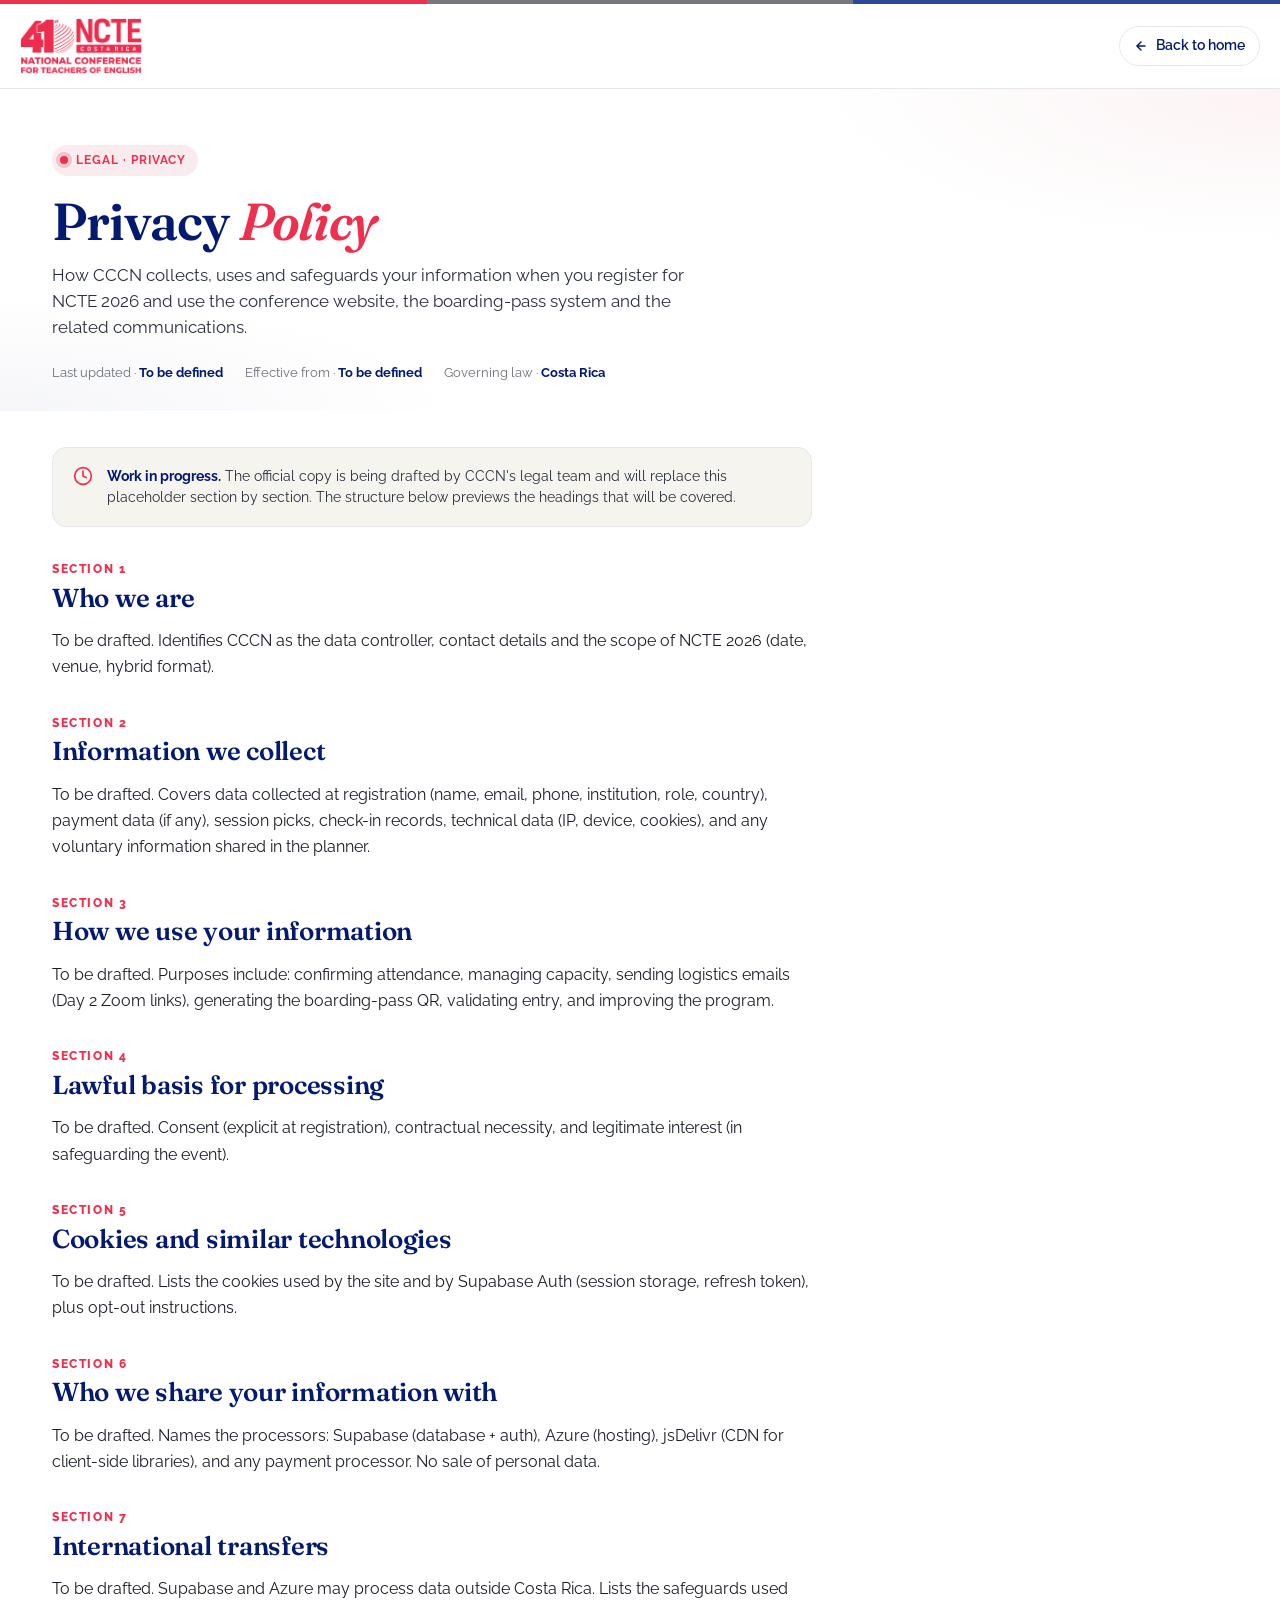
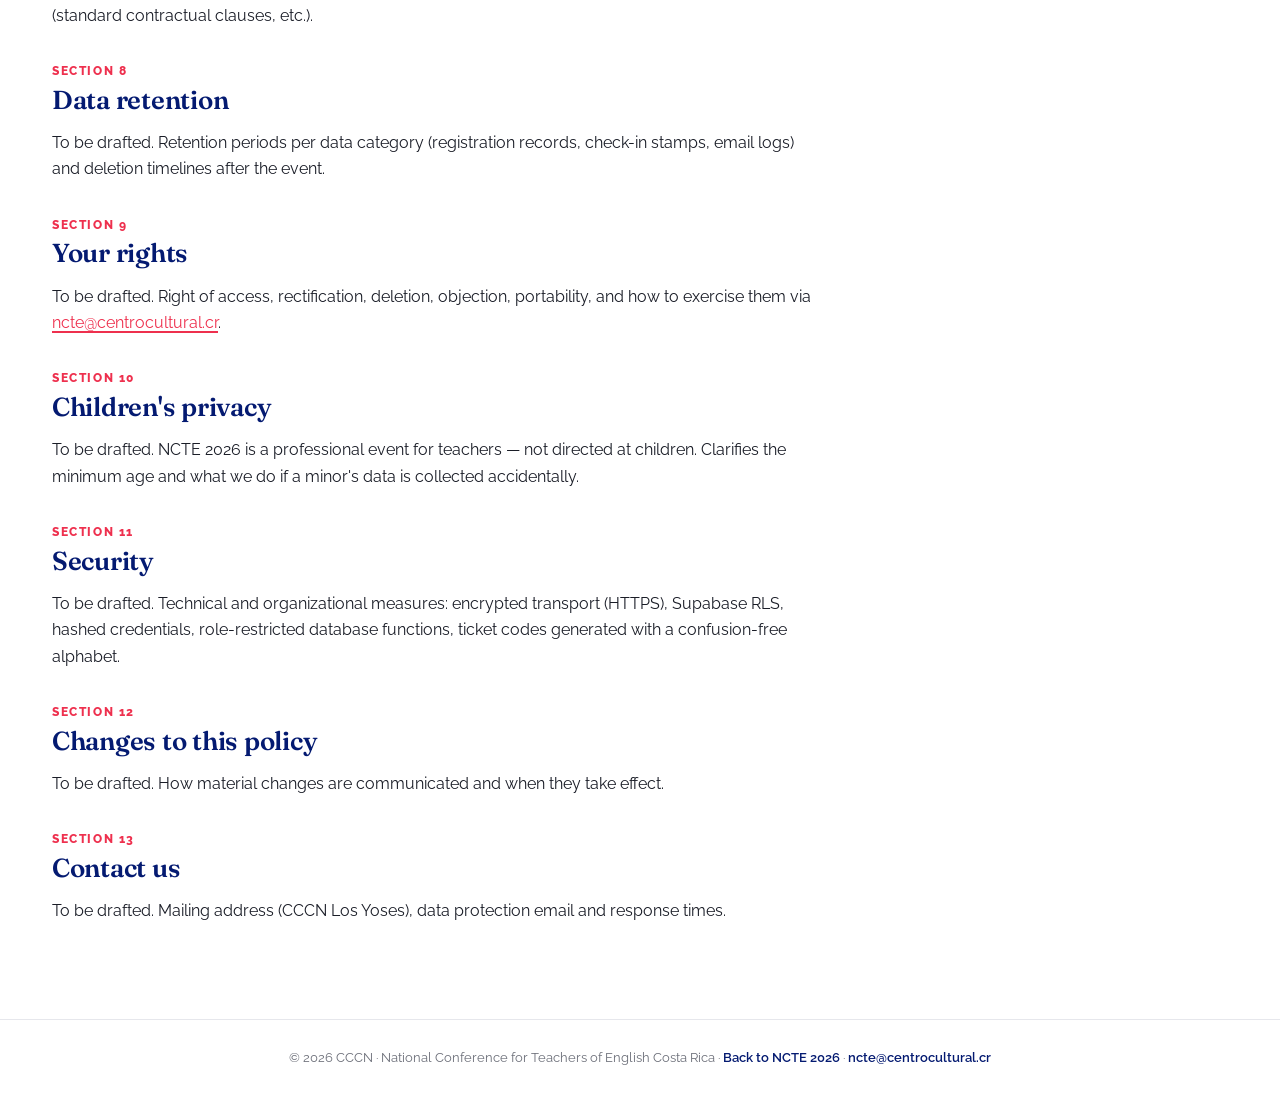
<file: privacy.html>
<!doctype html>
<html lang="en">
<head>
<meta charset="utf-8"/>
<meta name="viewport" content="width=device-width, initial-scale=1"/>
<title>Privacy Policy · NCTE 2026 · CCCN</title>
<meta name="description" content="Privacy policy for NCTE 2026 registrations, organized by CCCN — Centro Cultural Costarricense-Norteamericano."/>
<link rel="icon" type="image/svg+xml" href="assets/favicon.svg"/>
<link rel="alternate icon" type="image/png" href="assets/FAVICON.png"/>
<link rel="apple-touch-icon" href="assets/FAVICON.png"/>
<link rel="preconnect" href="https://fonts.googleapis.com"/>
<link rel="preconnect" href="https://fonts.gstatic.com" crossorigin/>
<link href="https://fonts.googleapis.com/css2?family=Raleway:wght@400;500;600;700;800&family=Fraunces:opsz,wght@9..144,600;9..144,700&display=swap" rel="stylesheet"/>
<link rel="stylesheet" href="styles.css"/>
<link rel="stylesheet" href="ncte.css"/>
<link rel="stylesheet" href="legal.css"/>
</head>
<body id="top">

<header class="nsub-header">
  <div class="strip-flag"></div>
  <div class="container nsub-header__bar">
    <a class="nsub-header__logo" href="index.html" aria-label="NCTE 2026 · Back to home">
      <img class="ncte-header__brand-mark" src="assets/MAIN_LOGO.png" alt="NCTE Costa Rica" />
    </a>
    <a class="nsub-header__back" href="index.html">
      <svg width="14" height="14" viewBox="0 0 24 24" fill="none" stroke="currentColor" stroke-width="2.4" stroke-linecap="round" stroke-linejoin="round"><path d="M19 12H5M12 19l-7-7 7-7"/></svg>
      <span class="nsub-header__back-text">Back to home</span>
    </a>
  </div>
</header>

<section class="nlegal-hero">
  <div class="container">
    <span class="nlegal-hero__chip">
      <span class="dot"></span>
      Legal · Privacy
    </span>
    <h1>Privacy <em>Policy</em></h1>
    <p class="lede">
      How CCCN collects, uses and safeguards your information when you register for NCTE 2026 and use the conference website, the boarding-pass system and the related communications.
    </p>
    <div class="nlegal-meta">
      <span>Last updated · <b>To be defined</b></span>
      <span>Effective from · <b>To be defined</b></span>
      <span>Governing law · <b>Costa Rica</b></span>
    </div>
  </div>
</section>

<section class="nlegal-body">
  <div class="container">
    <article class="nlegal-article">
      <div class="nlegal-pending">
        <svg width="20" height="20" viewBox="0 0 24 24" fill="none" stroke="currentColor" stroke-width="2" stroke-linecap="round" stroke-linejoin="round"><circle cx="12" cy="12" r="10"/><path d="M12 6v6l4 2"/></svg>
        <p><b>Work in progress.</b> The official copy is being drafted by CCCN's legal team and will replace this placeholder section by section. The structure below previews the headings that will be covered.</p>
      </div>

      <h2><small>Section 1</small> Who we are</h2>
      <p>To be drafted. Identifies CCCN as the data controller, contact details and the scope of NCTE 2026 (date, venue, hybrid format).</p>

      <h2><small>Section 2</small> Information we collect</h2>
      <p>To be drafted. Covers data collected at registration (name, email, phone, institution, role, country), payment data (if any), session picks, check-in records, technical data (IP, device, cookies), and any voluntary information shared in the planner.</p>

      <h2><small>Section 3</small> How we use your information</h2>
      <p>To be drafted. Purposes include: confirming attendance, managing capacity, sending logistics emails (Day 2 Zoom links), generating the boarding-pass QR, validating entry, and improving the program.</p>

      <h2><small>Section 4</small> Lawful basis for processing</h2>
      <p>To be drafted. Consent (explicit at registration), contractual necessity, and legitimate interest (in safeguarding the event).</p>

      <h2><small>Section 5</small> Cookies and similar technologies</h2>
      <p>To be drafted. Lists the cookies used by the site and by Supabase Auth (session storage, refresh token), plus opt-out instructions.</p>

      <h2><small>Section 6</small> Who we share your information with</h2>
      <p>To be drafted. Names the processors: Supabase (database + auth), Azure (hosting), jsDelivr (CDN for client-side libraries), and any payment processor. No sale of personal data.</p>

      <h2><small>Section 7</small> International transfers</h2>
      <p>To be drafted. Supabase and Azure may process data outside Costa Rica. Lists the safeguards used (standard contractual clauses, etc.).</p>

      <h2><small>Section 8</small> Data retention</h2>
      <p>To be drafted. Retention periods per data category (registration records, check-in stamps, email logs) and deletion timelines after the event.</p>

      <h2><small>Section 9</small> Your rights</h2>
      <p>To be drafted. Right of access, rectification, deletion, objection, portability, and how to exercise them via <a href="mailto:ncte@centrocultural.cr">ncte@centrocultural.cr</a>.</p>

      <h2><small>Section 10</small> Children's privacy</h2>
      <p>To be drafted. NCTE 2026 is a professional event for teachers — not directed at children. Clarifies the minimum age and what we do if a minor's data is collected accidentally.</p>

      <h2><small>Section 11</small> Security</h2>
      <p>To be drafted. Technical and organizational measures: encrypted transport (HTTPS), Supabase RLS, hashed credentials, role-restricted database functions, ticket codes generated with a confusion-free alphabet.</p>

      <h2><small>Section 12</small> Changes to this policy</h2>
      <p>To be drafted. How material changes are communicated and when they take effect.</p>

      <h2><small>Section 13</small> Contact us</h2>
      <p>To be drafted. Mailing address (CCCN Los Yoses), data protection email and response times.</p>
    </article>
  </div>
</section>

<footer class="nlegal-foot">
  <div class="container">
    © 2026 CCCN · National Conference for Teachers of English Costa Rica ·
    <a href="index.html">Back to NCTE 2026</a> ·
    <a href="mailto:ncte@centrocultural.cr">ncte@centrocultural.cr</a>
  </div>
</footer>

</body>
</html>
</file>
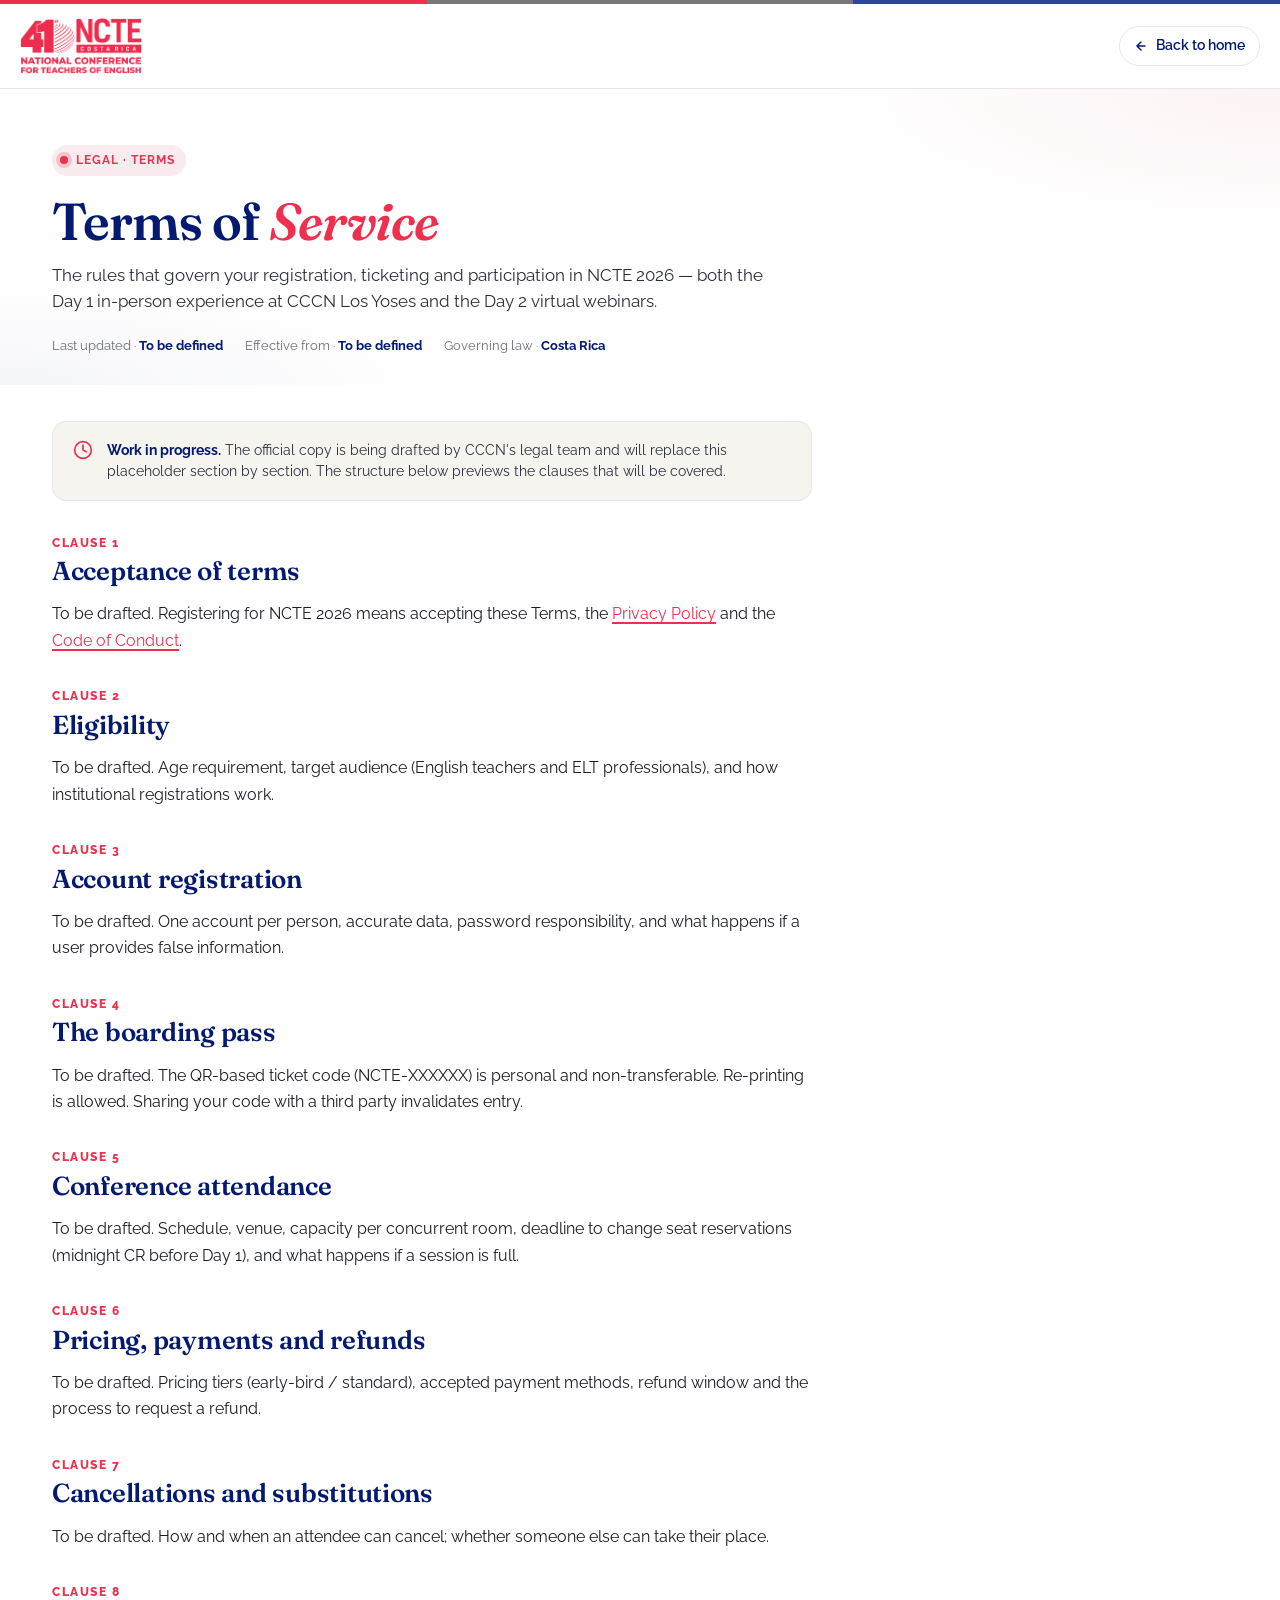
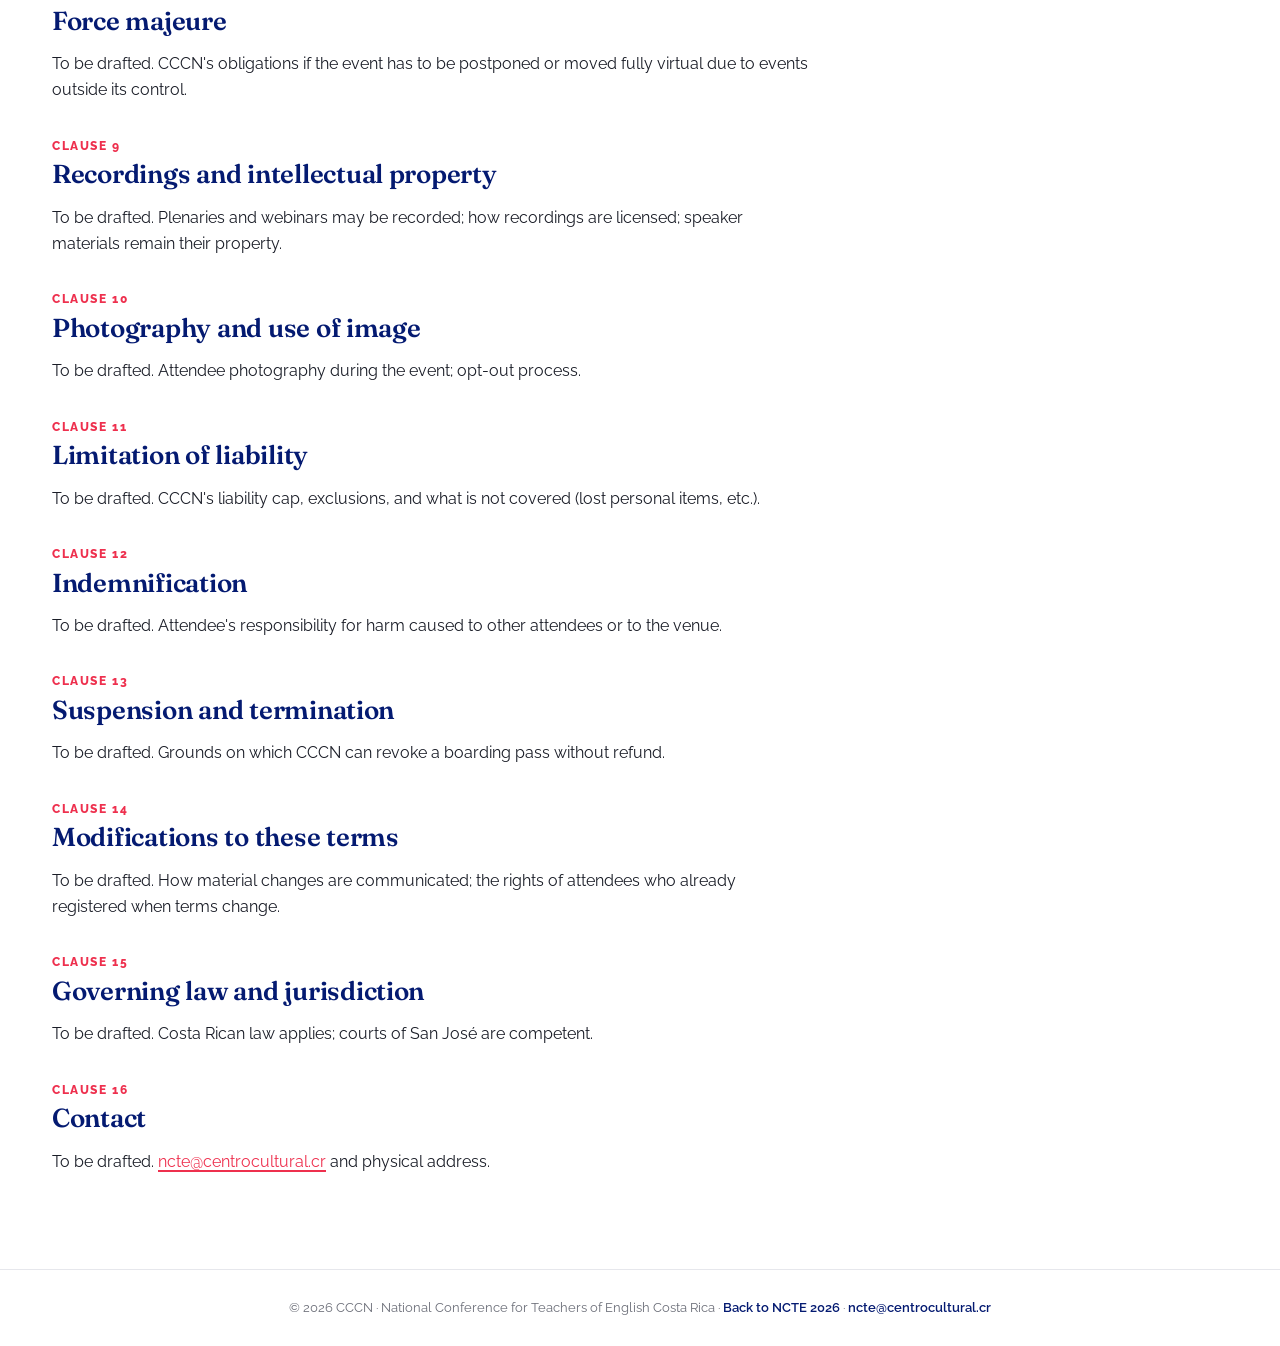
<file: terms.html>
<!doctype html>
<html lang="en">
<head>
<meta charset="utf-8"/>
<meta name="viewport" content="width=device-width, initial-scale=1"/>
<title>Terms of Service · NCTE 2026 · CCCN</title>
<meta name="description" content="Terms governing your registration and participation in NCTE 2026, organized by CCCN — Centro Cultural Costarricense-Norteamericano."/>
<link rel="icon" type="image/svg+xml" href="assets/favicon.svg"/>
<link rel="alternate icon" type="image/png" href="assets/FAVICON.png"/>
<link rel="apple-touch-icon" href="assets/FAVICON.png"/>
<link rel="preconnect" href="https://fonts.googleapis.com"/>
<link rel="preconnect" href="https://fonts.gstatic.com" crossorigin/>
<link href="https://fonts.googleapis.com/css2?family=Raleway:wght@400;500;600;700;800&family=Fraunces:opsz,wght@9..144,600;9..144,700&display=swap" rel="stylesheet"/>
<link rel="stylesheet" href="styles.css"/>
<link rel="stylesheet" href="ncte.css"/>
<link rel="stylesheet" href="legal.css"/>
</head>
<body id="top">

<header class="nsub-header">
  <div class="strip-flag"></div>
  <div class="container nsub-header__bar">
    <a class="nsub-header__logo" href="index.html" aria-label="NCTE 2026 · Back to home">
      <img class="ncte-header__brand-mark" src="assets/MAIN_LOGO.png" alt="NCTE Costa Rica" />
    </a>
    <a class="nsub-header__back" href="index.html">
      <svg width="14" height="14" viewBox="0 0 24 24" fill="none" stroke="currentColor" stroke-width="2.4" stroke-linecap="round" stroke-linejoin="round"><path d="M19 12H5M12 19l-7-7 7-7"/></svg>
      <span class="nsub-header__back-text">Back to home</span>
    </a>
  </div>
</header>

<section class="nlegal-hero">
  <div class="container">
    <span class="nlegal-hero__chip">
      <span class="dot"></span>
      Legal · Terms
    </span>
    <h1>Terms of <em>Service</em></h1>
    <p class="lede">
      The rules that govern your registration, ticketing and participation in NCTE 2026 — both the Day 1 in-person experience at CCCN Los Yoses and the Day 2 virtual webinars.
    </p>
    <div class="nlegal-meta">
      <span>Last updated · <b>To be defined</b></span>
      <span>Effective from · <b>To be defined</b></span>
      <span>Governing law · <b>Costa Rica</b></span>
    </div>
  </div>
</section>

<section class="nlegal-body">
  <div class="container">
    <article class="nlegal-article">
      <div class="nlegal-pending">
        <svg width="20" height="20" viewBox="0 0 24 24" fill="none" stroke="currentColor" stroke-width="2" stroke-linecap="round" stroke-linejoin="round"><circle cx="12" cy="12" r="10"/><path d="M12 6v6l4 2"/></svg>
        <p><b>Work in progress.</b> The official copy is being drafted by CCCN's legal team and will replace this placeholder section by section. The structure below previews the clauses that will be covered.</p>
      </div>

      <h2><small>Clause 1</small> Acceptance of terms</h2>
      <p>To be drafted. Registering for NCTE 2026 means accepting these Terms, the <a href="privacy.html">Privacy Policy</a> and the <a href="code-of-conduct.html">Code of Conduct</a>.</p>

      <h2><small>Clause 2</small> Eligibility</h2>
      <p>To be drafted. Age requirement, target audience (English teachers and ELT professionals), and how institutional registrations work.</p>

      <h2><small>Clause 3</small> Account registration</h2>
      <p>To be drafted. One account per person, accurate data, password responsibility, and what happens if a user provides false information.</p>

      <h2><small>Clause 4</small> The boarding pass</h2>
      <p>To be drafted. The QR-based ticket code (NCTE-XXXXXX) is personal and non-transferable. Re-printing is allowed. Sharing your code with a third party invalidates entry.</p>

      <h2><small>Clause 5</small> Conference attendance</h2>
      <p>To be drafted. Schedule, venue, capacity per concurrent room, deadline to change seat reservations (midnight CR before Day 1), and what happens if a session is full.</p>

      <h2><small>Clause 6</small> Pricing, payments and refunds</h2>
      <p>To be drafted. Pricing tiers (early-bird / standard), accepted payment methods, refund window and the process to request a refund.</p>

      <h2><small>Clause 7</small> Cancellations and substitutions</h2>
      <p>To be drafted. How and when an attendee can cancel; whether someone else can take their place.</p>

      <h2><small>Clause 8</small> Force majeure</h2>
      <p>To be drafted. CCCN's obligations if the event has to be postponed or moved fully virtual due to events outside its control.</p>

      <h2><small>Clause 9</small> Recordings and intellectual property</h2>
      <p>To be drafted. Plenaries and webinars may be recorded; how recordings are licensed; speaker materials remain their property.</p>

      <h2><small>Clause 10</small> Photography and use of image</h2>
      <p>To be drafted. Attendee photography during the event; opt-out process.</p>

      <h2><small>Clause 11</small> Limitation of liability</h2>
      <p>To be drafted. CCCN's liability cap, exclusions, and what is not covered (lost personal items, etc.).</p>

      <h2><small>Clause 12</small> Indemnification</h2>
      <p>To be drafted. Attendee's responsibility for harm caused to other attendees or to the venue.</p>

      <h2><small>Clause 13</small> Suspension and termination</h2>
      <p>To be drafted. Grounds on which CCCN can revoke a boarding pass without refund.</p>

      <h2><small>Clause 14</small> Modifications to these terms</h2>
      <p>To be drafted. How material changes are communicated; the rights of attendees who already registered when terms change.</p>

      <h2><small>Clause 15</small> Governing law and jurisdiction</h2>
      <p>To be drafted. Costa Rican law applies; courts of San José are competent.</p>

      <h2><small>Clause 16</small> Contact</h2>
      <p>To be drafted. <a href="mailto:ncte@centrocultural.cr">ncte@centrocultural.cr</a> and physical address.</p>
    </article>
  </div>
</section>

<footer class="nlegal-foot">
  <div class="container">
    © 2026 CCCN · National Conference for Teachers of English Costa Rica ·
    <a href="index.html">Back to NCTE 2026</a> ·
    <a href="mailto:ncte@centrocultural.cr">ncte@centrocultural.cr</a>
  </div>
</footer>

</body>
</html>
</file>
<file: styles.css>
/* =========================================================
   CCCN — Centro Cultural Costarricense Norteamericano
   Marketing site design tokens & primitives
   Vibe: Academic / trustworthy. Editorial type, generous space,
   confident red/blue brand accents, soft cream backgrounds.
   ========================================================= */

:root {
  /* ============================================================
     PALETTE — exact values from the CCCN Brand Book
     Primary:  Red #ee304e · Blue #2d479d · Gray #77787b
     Secondary (institucional): Burgundy #5b0038 · Navy #041a71 · Periwinkle #6269ae
     Secondary (educacion):     Orange #ff8000 · Cyan #00a5ce · Vermillion #e7401b
     ============================================================ */
  --cccn-blue-900: #041a71;
  /* deep institutional navy (Pantone 2748 C) */
  --cccn-blue-700: #2d479d;
  /* PRIMARY blue (Pantone 2736 C) */
  --cccn-blue-500: #6269ae;
  /* periwinkle (Pantone 2125 C) */
  --cccn-blue-100: #E8EBF6;
  /* derived blue tint */
  --cccn-red: #ee304e;
  /* PRIMARY red (Pantone Red 032 C) */
  --cccn-red-700: #c20f2f;
  /* dark red (Pantone 200 C) */
  --cccn-red-100: #FDE3E7;
  /* derived red tint */
  --cccn-gray: #77787b;
  /* PRIMARY gray (Pantone 424 C) */

  /* Secondary palette (sparing accents) */
  --acc-orange: #ff8000;
  --acc-burgundy: #5b0038;
  --acc-purple: #8a36ce;
  --acc-cyan: #00a5ce;
  --acc-olive: #7c932d;
  --acc-vermillion: #e7401b;

  --ink: #1a1d27;
  --ink-2: #2a2f3d;
  --muted: #6b6e78;
  --muted-2: #95979f;
  --line: #E6E7EC;
  --line-strong: #C7CAD2;

  --bg: #FFFFFF;
  --cream: #F6F4EF;
  /* clean off-white background */
  --cream-2: #EBE8DF;
  --tint: #F2F4F9;
  /* cool neutral */

  /* Typography — Brand Book mandates Raleway (primary) + Fraunces (positioning phrases) */
  --font-display: "Fraunces", "Times New Roman", Georgia, serif;
  --font-sans: "Raleway", Arial, system-ui, sans-serif;
  --font-mono: "JetBrains Mono", ui-monospace, SFMono-Regular, monospace;

  /* Radii */
  --r-xs: 4px;
  --r-sm: 6px;
  --r-md: 10px;
  --r-lg: 16px;
  --r-xl: 24px;

  /* Shadows */
  --shadow-sm: 0 1px 2px rgba(11, 19, 32, .06), 0 1px 1px rgba(11, 19, 32, .04);
  --shadow-md: 0 8px 24px -12px rgba(11, 19, 32, .18), 0 2px 6px rgba(11, 19, 32, .06);
  --shadow-lg: 0 24px 60px -24px rgba(11, 19, 32, .30), 0 6px 18px rgba(11, 19, 32, .08);

  /* Layout */
  --max-w: 1240px;
  --gutter: clamp(16px, 3vw, 32px);

  /* ============================================================
     BRAND MARK SIZES — single source of truth for every logo on the
     page. If a mark looks too big or too small, edit ONLY here.
     The mobile values come into play at <600px viewport.
     The MAIN/WHITE_MAIN_LOGO is a 2.17:1 horizontal lockup, FAVICON
     is 1.62:1; widths are computed automatically by browsers.
     ============================================================ */
  --brand-header-h: 56px;
  /* MAIN_LOGO in the top-left header  */
  --brand-header-h-sm: 22px;
  --brand-hero-h: 32px;
  /* FAVICON next to "NATIONAL CONFERENCE" */
  --brand-hero-h-sm: 24px;
  --brand-cta-h: 78px;
  /* WHITE_MAIN_LOGO above the final CTA h2 */
  --brand-cta-h-sm: 30px;
  --brand-footer-w: 132px;
  /* WHITE_MAIN_LOGO in the footer (width-driven) */
  --brand-footer-w-sm: 110px;
}

/* Override the browser's default italic on <em> globally — italic Fraunces is
   reserved for .real-tag em (which sets its own font-style). All other em
   accents use the brand-book weight-contrast pattern: Raleway 700 in brand red. */
h1 em,
h2 em,
h3 em,
h4 em,
h5 em,
h6 em,
.hero__title em,
.phero__title em,
.nhero__title em,
.form-side h1 em,
.step-title em,
.success h2 em,
.qstart h1 em,
.qcard__question em,
.qresult__big em,
.qresult__label,
.stat__num em,
.feat__eyebrow em,
.h-display em,
.h-1 em,
.h-2 em,
.h-3 em {
  font-style: normal;
}

* {
  box-sizing: border-box;
}

html,
body {
  margin: 0;
  padding: 0;
  /* Prevent any element from causing horizontal scroll on phones.
     `clip` (vs `hidden`) is paint-only so it does NOT break the sticky
     header. Supported in all evergreen browsers from late 2022. */
  overflow-x: clip;
  max-width: 100%;
}

html {
  scroll-behavior: smooth;
  -webkit-text-size-adjust: 100%;
}

body {
  font-family: var(--font-sans);
  color: var(--ink);
  background: var(--bg);
  line-height: 1.55;
  font-size: 16px;
  font-weight: 400;
  -webkit-font-smoothing: antialiased;
  text-rendering: optimizeLegibility;
  /* Make sure the body itself never grows wider than the viewport */
  width: 100%;
}

img,
svg,
video {
  max-width: 100%;
  display: block;
  height: auto;
}

a {
  color: inherit;
  text-decoration: none;
}

button {
  font: inherit;
  cursor: pointer;
}

/* Type scale ------------------------------------------------ */
.h-eyebrow {
  font-family: var(--font-sans);
  font-size: 12px;
  font-weight: 700;
  letter-spacing: .22em;
  text-transform: uppercase;
  color: var(--cccn-red);
}

/* Headlines: Raleway weight-contrast (Light→Bold). Per brand book, Fraunces is ONLY used in positioning phrases ("REAL English" treatment). */
.h-display {
  font-family: var(--font-sans);
  font-weight: 200;
  font-size: clamp(40px, 7vw, 96px);
  line-height: .98;
  letter-spacing: -0.03em;
  color: var(--cccn-blue-900);
  margin: 0;
}

.h-display strong,
.h-display b {
  font-weight: 700;
  color: var(--cccn-blue-900);
}

.h-display em {
  font-style: normal;
  font-weight: 700;
  color: var(--cccn-red);
}

.h-1 {
  font-family: var(--font-sans);
  font-weight: 200;
  font-size: clamp(34px, 5vw, 64px);
  line-height: 1.02;
  letter-spacing: -0.025em;
  color: var(--cccn-blue-900);
  margin: 0;
}

.h-1 strong,
.h-1 b {
  font-weight: 700;
}

.h-1 em {
  font-style: normal;
  font-weight: 700;
  color: var(--cccn-red);
}

.h-2 {
  font-family: var(--font-sans);
  font-weight: 300;
  font-size: clamp(26px, 2.8vw, 40px);
  line-height: 1.08;
  letter-spacing: -0.02em;
  color: var(--cccn-blue-900);
  margin: 0;
}

.h-2 strong,
.h-2 b {
  font-weight: 700;
}

.h-2 em {
  font-style: normal;
  font-weight: 700;
  color: var(--cccn-red);
}

.h-3 {
  font-family: var(--font-sans);
  font-weight: 600;
  font-size: 20px;
  line-height: 1.3;
  letter-spacing: -0.005em;
  color: var(--ink);
  margin: 0;
}

.h-4 {
  font-family: var(--font-sans);
  font-weight: 600;
  font-size: 16px;
  line-height: 1.35;
  color: var(--ink);
  margin: 0;
}

.lede {
  font-family: var(--font-sans);
  font-size: clamp(17px, 1.4vw, 19px);
  line-height: 1.5;
  color: var(--muted);
  max-width: 60ch;
  text-wrap: pretty;
}

.body {
  color: var(--ink-2);
  font-size: 16px;
  line-height: 1.65;
  text-wrap: pretty;
}

.small {
  font-size: 13px;
  color: var(--muted);
}

.cap {
  font-size: 11px;
  letter-spacing: .18em;
  text-transform: uppercase;
  font-weight: 600;
  color: var(--muted);
}

/* Buttons --------------------------------------------------- */
.btn {
  display: inline-flex;
  align-items: center;
  gap: 8px;
  padding: 13px 22px;
  border-radius: 999px;
  font-weight: 600;
  font-size: 14px;
  letter-spacing: .02em;
  border: 1px solid transparent;
  transition: transform .12s ease, background .15s ease, color .15s ease, border-color .15s ease;
  white-space: nowrap;
}

.btn:hover {
  transform: translateY(-1px);
}

.btn:active {
  transform: translateY(0);
}

.btn-primary {
  background: var(--cccn-red);
  color: #fff;
}

.btn-primary:hover {
  background: var(--cccn-red-700);
}

.btn-dark {
  background: var(--cccn-blue-700);
  color: #fff;
}

.btn-dark:hover {
  background: var(--cccn-blue-900);
}

.btn-ghost {
  background: transparent;
  color: var(--cccn-blue-700);
  border-color: var(--line-strong);
}

.btn-ghost:hover {
  background: var(--cccn-blue-100);
  border-color: var(--cccn-blue-500);
}

.btn-link {
  display: inline-flex;
  align-items: center;
  gap: 6px;
  color: var(--cccn-blue-700);
  font-weight: 600;
  font-size: 15px;
  border-bottom: 1px solid var(--cccn-blue-700);
  padding-bottom: 2px;
  transition: gap .15s ease, color .15s ease;
}

.btn-link:hover {
  gap: 10px;
  color: var(--cccn-red);
  border-color: var(--cccn-red);
}

.btn-icon {
  width: 44px;
  height: 44px;
  border-radius: 999px;
  display: inline-flex;
  align-items: center;
  justify-content: center;
  background: #fff;
  color: var(--cccn-blue-700);
  border: 1px solid var(--line);
  box-shadow: var(--shadow-sm);
}

.btn-icon:hover {
  color: var(--cccn-red);
  border-color: var(--cccn-red);
}

/* Layout primitives ----------------------------------------- */
.container {
  max-width: var(--max-w);
  margin: 0 auto;
  padding: 0 var(--gutter);
}

.section {
  padding: clamp(56px, 8vw, 112px) 0;
}

.section-tight {
  padding: clamp(40px, 5vw, 72px) 0;
}

.section-cream {
  background: var(--cream);
}

.section-dark {
  background: var(--cccn-blue-900);
  color: #fff;
}

.section-dark .h-1,
.section-dark .h-2,
.section-dark .h-display {
  color: #fff;
}

.section-dark .lede {
  color: #B8C2D9;
}

.section-dark .btn-ghost {
  color: #fff;
  border-color: rgba(255, 255, 255, .3);
}

.section-dark .btn-ghost:hover {
  background: rgba(255, 255, 255, .08);
  border-color: #fff;
}

.divider {
  height: 1px;
  background: var(--line);
  margin: 0;
}

/* Header ---------------------------------------------------- */
.site-header {
  position: sticky;
  top: 0;
  z-index: 50;
  background: rgba(255, 255, 255, .92);
  backdrop-filter: saturate(140%) blur(12px);
  -webkit-backdrop-filter: saturate(140%) blur(12px);
  border-bottom: 1px solid var(--line);
}

.site-header__bar {
  display: flex;
  align-items: center;
  gap: 24px;
  padding: 18px 0;
}

.site-header__logo {
  display: inline-flex;
  align-items: center;
  gap: 12px;
}

.site-header__logo img {
  height: 56px;
  width: auto;
  display: block;
}

.site-header__nav {
  display: flex;
  align-items: center;
  gap: 4px;
  margin-left: auto;
}

.site-header__nav a {
  padding: 10px 12px;
  border-radius: 8px;
  font-size: 14px;
  font-weight: 500;
  color: var(--ink-2);
  transition: color .15s ease, background .15s ease;
}

.site-header__nav a:hover {
  color: var(--cccn-red);
  background: var(--cccn-red-100);
}

.site-header__nav a.is-active {
  color: var(--cccn-red);
}

.site-header__cta {
  display: inline-flex;
  gap: 8px;
  margin-left: 12px;
}

.site-header__menu-btn {
  display: none;
}

@media (max-width: 880px) {
  .site-header__nav {
    display: none;
  }

  .site-header__menu-btn {
    display: inline-flex;
  }

  .site-header__cta .btn-ghost {
    display: none;
  }
}

/* Mobile drawer */
.mnav {
  position: fixed;
  inset: 0;
  background: rgba(11, 19, 32, .5);
  z-index: 60;
  display: none;
}

.mnav.is-open {
  display: block;
}

.mnav__panel {
  position: absolute;
  right: 0;
  top: 0;
  bottom: 0;
  width: min(360px, 88vw);
  background: #fff;
  padding: 24px;
  display: flex;
  flex-direction: column;
  gap: 8px;
}

.mnav__close {
  align-self: flex-end;
}

.mnav a {
  padding: 14px 12px;
  border-radius: 10px;
  font-size: 18px;
  font-weight: 600;
  color: var(--cccn-blue-900);
  border-bottom: 1px solid var(--line);
}

.mnav a:hover {
  background: var(--cccn-blue-100);
}

/* Footer ---------------------------------------------------- */
.site-footer {
  background: var(--cccn-blue-900);
  color: #C9D2E6;
  padding: 72px 0 32px;
}

.site-footer a {
  color: #fff;
}

.site-footer__grid {
  display: grid;
  grid-template-columns: 1.4fr 1fr 1fr 1.2fr;
  gap: 40px;
}

.site-footer__brand img {
  height: 72px;
  width: auto;
  margin-bottom: 16px;
}

.site-footer__title {
  color: #fff;
  font-weight: 600;
  font-size: 14px;
  letter-spacing: .04em;
  margin: 0 0 12px;
  text-transform: uppercase;
}

.site-footer__list {
  list-style: none;
  padding: 0;
  margin: 0;
  display: grid;
  gap: 10px;
  font-size: 15px;
}

.site-footer__list a:hover {
  color: var(--cccn-red);
}

.site-footer__social {
  display: flex;
  gap: 10px;
  margin-top: 12px;
}

.site-footer__social a {
  width: 36px;
  height: 36px;
  border-radius: 999px;
  background: rgba(255, 255, 255, .08);
  display: inline-flex;
  align-items: center;
  justify-content: center;
  transition: background .15s ease;
}

.site-footer__social a:hover {
  background: var(--cccn-red);
}

.site-footer__bottom {
  margin-top: 56px;
  padding-top: 24px;
  border-top: 1px solid rgba(255, 255, 255, .12);
  display: flex;
  flex-wrap: wrap;
  gap: 16px;
  justify-content: space-between;
  font-size: 13px;
  color: #8A99B8;
}

.site-footer__bottom a:hover {
  color: var(--cccn-red);
}

@media (max-width: 860px) {
  .site-footer__grid {
    grid-template-columns: 1fr 1fr;
  }
}

@media (max-width: 520px) {
  .site-footer__grid {
    grid-template-columns: 1fr;
  }
}

/* Cards ----------------------------------------------------- */
.card {
  background: #fff;
  border: 1px solid var(--line);
  border-radius: var(--r-lg);
  overflow: hidden;
  display: flex;
  flex-direction: column;
  transition: transform .2s ease, box-shadow .2s ease, border-color .2s ease;
}

.card:hover {
  transform: translateY(-2px);
  box-shadow: var(--shadow-md);
  border-color: var(--line-strong);
}

.card__media {
  aspect-ratio: 4 / 3;
  background: var(--cccn-blue-100);
  position: relative;
  overflow: hidden;
}

.card__media img {
  width: 100%;
  height: 100%;
  object-fit: cover;
  transition: transform .4s ease;
}

.card:hover .card__media img {
  transform: scale(1.04);
}

.card__body {
  padding: 20px;
  display: flex;
  flex-direction: column;
  gap: 10px;
  flex: 1;
}

.card__tag {
  font-size: 11px;
  font-weight: 600;
  letter-spacing: .14em;
  text-transform: uppercase;
  color: var(--cccn-red);
}

.card__title {
  font-family: var(--font-sans);
  font-weight: 500;
  font-size: 20px;
  line-height: 1.2;
  color: var(--cccn-blue-900);
  margin: 0;
  letter-spacing: -.005em;
}

.card__desc {
  color: var(--muted);
  font-size: 14px;
}

.card__cta {
  margin-top: auto;
  padding-top: 12px;
  display: inline-flex;
  align-items: center;
  gap: 6px;
  color: var(--cccn-blue-700);
  font-weight: 600;
  font-size: 14px;
}

/* Forms ----------------------------------------------------- */
.field {
  display: grid;
  gap: 6px;
}

.field label {
  font-size: 14px;
  font-weight: 600;
  color: var(--ink-2);
}

.field .hint {
  font-size: 12px;
  color: var(--muted);
}

.field input,
.field textarea,
.field select {
  width: 100%;
  padding: 12px 14px;
  border-radius: 10px;
  border: 1px solid var(--line-strong);
  background: #fff;
  font: inherit;
  color: var(--ink);
  transition: border-color .12s ease, box-shadow .12s ease;
}

.field input:focus,
.field textarea:focus,
.field select:focus {
  outline: none;
  border-color: var(--cccn-blue-500);
  box-shadow: 0 0 0 4px rgba(30, 79, 163, .15);
}

.field.is-error input,
.field.is-error textarea,
.field.is-error select {
  border-color: var(--cccn-red);
  box-shadow: 0 0 0 4px rgba(200, 16, 46, .12);
}

.field.is-error .hint {
  color: var(--cccn-red);
}

.field.is-valid input {
  border-color: #1f8a5b;
}

.checkbox {
  display: flex;
  align-items: flex-start;
  gap: 10px;
  font-size: 14px;
  color: var(--ink-2);
}

.checkbox input {
  margin-top: 2px;
  accent-color: var(--cccn-red);
}

/* Tag pills */
.pill {
  display: inline-flex;
  align-items: center;
  gap: 6px;
  padding: 6px 12px;
  font-size: 12px;
  font-weight: 600;
  border-radius: 999px;
  background: var(--cccn-blue-100);
  color: var(--cccn-blue-700);
}

.pill-red {
  background: var(--cccn-red-100);
  color: var(--cccn-red);
}

.pill-cream {
  background: var(--cream-2);
  color: var(--cccn-blue-900);
}

.pill-outline {
  background: transparent;
  border: 1px solid var(--line-strong);
  color: var(--ink-2);
}

/* Utility --------------------------------------------------- */
.stack {
  display: grid;
  gap: 24px;
}

.stack-sm {
  display: grid;
  gap: 12px;
}

.stack-lg {
  display: grid;
  gap: 40px;
}

.row {
  display: flex;
  gap: 16px;
  align-items: center;
  flex-wrap: wrap;
}

.row-between {
  display: flex;
  gap: 16px;
  justify-content: space-between;
  align-items: center;
  flex-wrap: wrap;
}

.grid-2 {
  display: grid;
  grid-template-columns: 1fr 1fr;
  gap: 32px;
}

.grid-3 {
  display: grid;
  grid-template-columns: repeat(3, 1fr);
  gap: 24px;
}

.grid-4 {
  display: grid;
  grid-template-columns: repeat(4, 1fr);
  gap: 24px;
}

@media (max-width: 880px) {
  .grid-2 {
    grid-template-columns: 1fr;
  }

  .grid-3 {
    grid-template-columns: 1fr 1fr;
  }

  .grid-4 {
    grid-template-columns: 1fr 1fr;
  }
}

@media (max-width: 520px) {

  .grid-3,
  .grid-4 {
    grid-template-columns: 1fr;
  }
}

.text-center {
  text-align: center;
}

.muted {
  color: var(--muted);
}

.mt-0 {
  margin-top: 0;
}

.mt-1 {
  margin-top: 8px;
}

.mt-2 {
  margin-top: 16px;
}

.mt-3 {
  margin-top: 24px;
}

.mt-4 {
  margin-top: 32px;
}

.mt-5 {
  margin-top: 48px;
}

.flex {
  display: flex;
}

.ai-center {
  align-items: center;
}

.jc-center {
  justify-content: center;
}

.jc-end {
  justify-content: flex-end;
}

.flex-1 {
  flex: 1;
}

.hide-mobile {}

@media (max-width: 720px) {
  .hide-mobile {
    display: none !important;
  }
}

/* ============================================================
   PHOTOGRAPHY — Brand book directive for Adultos/Profesionales/Empresas:
   "recortes, blanco y negro, transparencias, patrones sencillos".
   Apply .bw or wrap images in .bw-wrap for the B&W/duotone treatment.
   ============================================================ */
.bw img,
img.bw,
.bw {
  filter: grayscale(1) contrast(1.05);
}

.bw-blue {
  filter: grayscale(1) contrast(1.05);
  mix-blend-mode: multiply;
}

.duo-blue {
  /* duotone-tinted hero/section image */
  position: relative;
  isolation: isolate;
}

.duo-blue::before {
  content: "";
  position: absolute;
  inset: 0;
  z-index: 1;
  background: var(--cccn-blue-700);
  mix-blend-mode: screen;
  opacity: .25;
}

.duo-blue>img,
.duo-blue {
  filter: grayscale(1) contrast(1.06);
}

/* ============================================================
   COLOR "PLASTAS" — flat color blocks per brand book
   ============================================================ */
.plasta-red {
  background: var(--cccn-red);
  color: #fff;
}

.plasta-blue {
  background: var(--cccn-blue-700);
  color: #fff;
}

.plasta-navy {
  background: var(--cccn-blue-900);
  color: #fff;
}

.plasta-gray {
  background: var(--cccn-gray);
  color: #fff;
}

.plasta-cream {
  background: var(--cream);
  color: var(--cccn-blue-900);
}

.plasta-red .h-eyebrow,
.plasta-blue .h-eyebrow,
.plasta-navy .h-eyebrow {
  color: #fff;
  opacity: .85;
}

.plasta-red .h-1,
.plasta-blue .h-1,
.plasta-navy .h-1,
.plasta-red .h-2,
.plasta-blue .h-2,
.plasta-navy .h-2,
.plasta-red .h-display,
.plasta-blue .h-display,
.plasta-navy .h-display {
  color: #fff;
}

.plasta-red .h-1 em,
.plasta-blue .h-1 em,
.plasta-navy .h-1 em,
.plasta-red .h-2 em,
.plasta-blue .h-2 em,
.plasta-navy .h-2 em,
.plasta-red .h-display em,
.plasta-blue .h-display em,
.plasta-navy .h-display em {
  color: #fff;
  opacity: 1;
}

.plasta-red .lede,
.plasta-blue .lede,
.plasta-navy .lede {
  color: rgba(255, 255, 255, .85);
}

/* Decorative ribbons / strips */
.strip-flag {
  height: 6px;
  width: 100%;
  background: linear-gradient(to right,
      var(--cccn-red) 0 33.33%,
      var(--cccn-gray) 33.33% 66.66%,
      var(--cccn-blue-700) 66.66% 100%);
}

/* ============================================================
   THE "REAL" POSITIONING TREATMENT  (brand book p.36-37)
   The ONLY place Fraunces appears. Structure:
     <span class="real-tag">REAL <em>english</em></span>
   Raleway Light "REAL" + Fraunces Bold Italic descriptor STACKED.
   ============================================================ */
.real-tag {
  display: inline-flex;
  flex-direction: column;
  line-height: .82;
  font-family: var(--font-sans);
  font-weight: 300;
  letter-spacing: .04em;
  text-transform: uppercase;
  color: var(--cccn-red);
  width: max-content;
}

.real-tag>span:first-child {
  letter-spacing: .12em;
}

.real-tag em {
  font-family: var(--font-display);
  font-style: italic;
  font-weight: 700;
  text-transform: none;
  letter-spacing: -.02em;
  color: var(--cccn-blue-700);
  margin-top: .04em;
  margin-left: -.02em;
}

.real-tag-xs {
  font-size: 12px;
}

.real-tag-xs em {
  font-size: 22px;
  line-height: .88;
}

.real-tag-sm {
  font-size: 16px;
}

.real-tag-sm em {
  font-size: 32px;
  line-height: .88;
}

.real-tag-md {
  font-size: 22px;
}

.real-tag-md em {
  font-size: 48px;
  line-height: .88;
}

.real-tag-lg {
  font-size: 36px;
}

.real-tag-lg em {
  font-size: 80px;
  line-height: .88;
}

.real-tag-xl {
  font-size: 56px;
}

.real-tag-xl em {
  font-size: 128px;
  line-height: .88;
}

.real-tag.on-dark,
.real-tag.on-dark em {
  color: #fff;
}

.real-tag.red-em em {
  color: var(--cccn-red);
}

.real-tag.center {
  text-align: center;
  align-items: center;
}

/* The decorative wave motif (from the isotipo) — used sparingly */
.brand-waves {
  position: absolute;
  pointer-events: none;
  width: 240px;
  height: 80px;
  opacity: .25;
  background:
    radial-gradient(ellipse 60px 8px at 30% 50%, var(--cccn-red) 50%, transparent 51%) 0 0 / 80px 24px repeat-x,
    radial-gradient(ellipse 60px 8px at 70% 50%, var(--cccn-blue-700) 50%, transparent 51%) 0 24px / 80px 24px repeat-x,
    radial-gradient(ellipse 60px 8px at 50% 50%, var(--cccn-gray) 50%, transparent 51%) 0 48px / 80px 24px repeat-x;
}


/* Subtle "academic" rule decoration */
.rule-acc {
  display: inline-flex;
  align-items: center;
  gap: 12px;
  color: var(--muted);
  font-size: 13px;
  font-weight: 500;
  letter-spacing: .12em;
  text-transform: uppercase;
}

.rule-acc::before,
.rule-acc::after {
  content: "";
  height: 1px;
  width: 32px;
  background: var(--line-strong);
}

/* Image placeholder gradients */
.ph {
  background: linear-gradient(135deg, #1E4FA3, #002F6C 70%);
  color: #fff;
  display: flex;
  align-items: center;
  justify-content: center;
  text-align: center;
  padding: 24px;
}

.ph small {
  opacity: .85;
  max-width: 22ch;
}

.ph-warm {
  background: linear-gradient(135deg, #C8102E, #7a0a1c);
}

.ph-cream {
  background: linear-gradient(135deg, #F7F3EC, #E8DFCD);
  color: var(--cccn-blue-900);
}

/* Focus visible */
:focus-visible {
  outline: 2px solid var(--cccn-red);
  outline-offset: 2px;
  border-radius: 6px;
}
</file>
<file: ncte.css>
/* =========================================================
   NCTE 2026 — National Conference for Teachers of English
   Skin del evento sobre el design system del CCCN.
   Hereda tokens de styles.css. Aquí: hero, schedule, strands,
   speakers, sponsors, auth modal y la "ribbon-globe" del NCTE.
   ========================================================= */

:root {
  --ncte-gradient: linear-gradient(115deg, #ee304e 0%, #c20f2f 28%, #6269ae 70%, #2d479d 100%);
  --ncte-soft:     linear-gradient(180deg, #fff 0%, #FDE3E7 50%, #E8EBF6 100%);
}

/* ============ HEADER NCTE ============ */
.ncte-header {
  position: sticky; top: 0; z-index: 50;
  background: rgba(255,255,255,.95);
  backdrop-filter: saturate(140%) blur(12px);
  border-bottom: 1px solid var(--line);
}
.ncte-header__bar {
  display: flex; align-items: center; gap: 28px;
  padding: 14px 0;
}
.ncte-header__logo { display: inline-flex; align-items: center; gap: 12px; }
.ncte-header__brand-mark {
  /* Height-driven; width auto preserves the 2.17:1 native aspect ratio.
     Tweak --brand-header-h in :root to resize. */
  height: var(--brand-header-h, 26px); width: auto;
  max-width: 100%;
  display: block;
  object-fit: contain;
}
/* Legacy ribbon-globe styling (kept for modal/footer uses) */
img.ribbon-globe { object-fit: contain; }
.ncte-header__lockup {
  display: flex; flex-direction: column; line-height: 1; gap: 2px;
}
.ncte-header__lockup b {
  font-family: var(--font-sans); font-weight: 800;
  letter-spacing: .04em; color: var(--cccn-blue-900);
  font-size: 18px;
}
.ncte-header__lockup span {
  font-size: 10px; letter-spacing: .28em; color: var(--cccn-red); font-weight: 700;
}
.ncte-header__nav { display: flex; gap: 4px; margin-left: auto; }
.ncte-header__nav a {
  position: relative;
  padding: 10px 12px; font-size: 13.5px; font-weight: 600;
  color: var(--ink-2); border-radius: 8px;
  transition: color .2s ease, background .2s ease;
}
.ncte-header__nav a::after {
  /* Sliding underline used as the active/hover indicator */
  content: "";
  position: absolute; left: 12px; right: 12px; bottom: 4px;
  height: 2px; border-radius: 2px;
  background: var(--cccn-red);
  transform: scaleX(0);
  transform-origin: center;
  transition: transform .25s cubic-bezier(.4, 0, .2, 1);
}
.ncte-header__nav a:hover { color: var(--cccn-red); }
.ncte-header__nav a:hover::after { transform: scaleX(.7); }
.ncte-header__nav a.is-active { color: var(--cccn-red); }
.ncte-header__nav a.is-active::after { transform: scaleX(1); }
.ncte-header__cta { display: flex; gap: 8px; align-items: center; }
.ncte-header__lang {
  background: none; border: 1px solid var(--line);
  border-radius: 999px; padding: 6px 12px; font-size: 12px; font-weight: 700;
  color: var(--cccn-blue-900); letter-spacing: .08em;
}
.ncte-header__lang:hover { border-color: var(--cccn-red); color: var(--cccn-red); }
.ncte-header__menu { display: none; }
@media (max-width: 980px) {
  .ncte-header__nav { display: none; }
  .ncte-header__menu { display: inline-flex; }
  .ncte-header__cta .btn-ghost, .ncte-header__lang { display: none; }
}

/* ============ HERO ============ */
.nhero {
  position: relative;
  background: var(--ncte-gradient);
  color: #fff;
  overflow: hidden;
  isolation: isolate;
}
.nhero::before {
  /* Soft luminous orb behind the globe */
  content: ""; position: absolute; right: -10%; top: -20%;
  width: 70vw; height: 70vw;
  background: radial-gradient(closest-side, rgba(255,255,255,.35), transparent 70%);
  z-index: 0;
}
.nhero::after {
  /* Diagonal sheen */
  content: ""; position: absolute; inset: 0;
  background: linear-gradient(105deg, rgba(0,0,0,.18) 0%, transparent 35%, transparent 65%, rgba(4,26,113,.35) 100%);
  z-index: 0; pointer-events: none;
}
.nhero__grid {
  position: relative; z-index: 2;
  display: grid; grid-template-columns: 1.3fr 1fr;
  gap: clamp(24px, 4vw, 56px);
  align-items: center;
  padding: clamp(56px, 9vw, 104px) 0 clamp(72px, 10vw, 120px);
}
@media (max-width: 880px) { .nhero__grid { grid-template-columns: 1fr; text-align: center; } }

.nhero__edition {
  display: inline-flex; align-items: stretch; gap: 14px;
  background: linear-gradient(135deg, #fff 0%, #FDE3E7 100%);
  border: 1px solid rgba(255,255,255,.7);
  box-shadow: 0 18px 40px -16px rgba(0,0,0,.45), 0 0 0 1px rgba(255,255,255,.18) inset;
  padding: 10px 22px 10px 12px;
  border-radius: 999px;
  width: max-content;
  position: relative;
  margin-bottom: 4px;
}
@media (max-width: 880px) { .nhero__edition { margin-inline: auto; } }
.nhero__edition-icon {
  /* Sized off --brand-hero-h. The mark is 1.62:1 wide. */
  height: var(--brand-hero-h, 28px); width: auto;
  max-width: 100%;
  padding-right: 12px;
  border-right: 1px solid rgba(194,15,47,.22);
  flex-shrink: 0;
  display: block;
  object-fit: contain;
}
.nhero__edition-num {
  font-family: var(--font-display, "Fraunces", Georgia, serif);
  font-weight: 700; font-style: italic;
  font-size: 58px; line-height: .85;
  color: var(--cccn-red);
  letter-spacing: -.05em;
  display: inline-flex; align-items: flex-start;
  padding-right: 16px;
  border-right: 1px solid rgba(194,15,47,.18);
}
.nhero__edition-num sup {
  font-size: .32em; font-style: normal; font-weight: 700;
  margin-left: 2px; vertical-align: super;
  letter-spacing: 0;
  color: var(--cccn-red-700, #b50a28);
}
.nhero__edition-stack {
  display: flex; flex-direction: column; justify-content: center;
  text-align: left;
}
.nhero__edition-stack strong {
  color: var(--cccn-red);
  font-family: var(--font-sans);
  font-weight: 800; font-size: 15px;
  letter-spacing: .22em;
  line-height: 1;          /* was 1.1 — tightened ~50% */
}
.nhero__edition-stack small {
  color: var(--cccn-red-700, #b50a28);
  font-size: 11px; font-weight: 600;
  letter-spacing: .12em; text-transform: uppercase;
  margin-top: 1px;         /* was 3px — tightened ~50% */
  line-height: 1;          /* lock the internal leading too */
  opacity: .82;
}

.nhero__title {
  font-family: var(--font-sans);
  font-weight: 200;
  font-size: clamp(44px, 7vw, 96px);
  line-height: .95;
  letter-spacing: -.035em;
  margin: 24px 0 16px;
  max-width: 16ch;
  color: #fff;
  text-wrap: balance;
}
@media (max-width: 880px) { .nhero__title { margin-inline: auto; } }
.nhero__title b { font-weight: 700; color: #fff; }
.nhero__title em {
  font-style: normal; font-weight: 700;
  background: linear-gradient(180deg, #fff 0%, #fff 60%, #FDE3E7 100%);
  -webkit-background-clip: text; background-clip: text; color: transparent;
}

.nhero__lede {
  font-size: clamp(16px, 1.35vw, 19px);
  color: rgba(255,255,255,.88);
  max-width: 56ch;
  line-height: 1.5; margin: 0 0 32px;
  text-wrap: pretty;
}
@media (max-width: 880px) { .nhero__lede { margin-inline: auto; } }

.nhero__meta {
  display: flex; gap: clamp(20px, 3vw, 40px); flex-wrap: wrap;
  margin: 0 0 32px;
}
@media (max-width: 880px) { .nhero__meta { justify-content: center; } }
.nhero__meta > div { display: flex; flex-direction: column; gap: 2px; }
.nhero__meta small {
  font-size: 10.5px; letter-spacing: .2em; text-transform: uppercase;
  color: rgba(255,255,255,.7); font-weight: 700;
}
.nhero__meta strong {
  font-family: var(--font-sans); font-weight: 500;
  font-size: clamp(18px, 1.8vw, 24px);
  color: #fff; letter-spacing: -.01em;
}

.nhero__ctas { display: flex; gap: 12px; flex-wrap: wrap; }
@media (max-width: 880px) { .nhero__ctas { justify-content: center; } }
.nhero .btn-primary { background: #fff; color: var(--cccn-red); }
.nhero .btn-primary:hover { background: #FDE3E7; color: var(--cccn-red-700); }
.nhero .btn-ghost-light {
  background: rgba(255,255,255,.08); color: #fff; border: 1px solid rgba(255,255,255,.45);
  display: inline-flex; align-items: center; gap: 8px; padding: 13px 22px; border-radius: 999px;
  font-weight: 600; font-size: 14px; transition: all .15s ease;
}
.nhero .btn-ghost-light:hover { background: rgba(255,255,255,.18); border-color: #fff; }

/* ===================================================
   NCTE brand lockup — striped sphere BEHIND the NCTE
   wordmark. Registration chip pinned subtly at top.
   =================================================== */
.nhero__art {
  position: relative;
  display: flex; flex-direction: column;
  align-items: center; justify-content: center;
  gap: 16px;
  min-height: clamp(280px, 38vw, 460px);
}

/* Subtle "Registration is open" chip — top, doesn't get in the way */
.nhero__regchip {
  position: absolute;
  top: 8px; right: 8px;
  z-index: 4;
  display: inline-flex; align-items: center; gap: 8px;
  padding: 7px 14px 7px 12px;
  border-radius: 999px;
  background: rgba(255, 255, 255, .14);
  backdrop-filter: blur(6px) saturate(140%);
  -webkit-backdrop-filter: blur(6px) saturate(140%);
  border: 1px solid rgba(255, 255, 255, .25);
  color: #fff;
  font-family: var(--font-sans);
  font-weight: 600;
  font-size: 12px;
  letter-spacing: .04em;
  white-space: nowrap;
  transition: background .2s ease;
}
.nhero__regchip:hover { background: rgba(255, 255, 255, .22); }
.nhero__regchip-dot {
  width: 8px; height: 8px; border-radius: 50%;
  background: #67e0a3;
  box-shadow: 0 0 0 0 rgba(103, 224, 163, .65);
  animation: regPulse 2s ease-out infinite;
}
@keyframes regPulse {
  0%   { box-shadow: 0 0 0 0   rgba(103, 224, 163, .65); }
  70%  { box-shadow: 0 0 0 8px rgba(103, 224, 163, 0); }
  100% { box-shadow: 0 0 0 0   rgba(103, 224, 163, 0); }
}
@media (max-width: 880px) {
  .nhero__regchip { position: static; align-self: center; }
}

/* Floater = just the globe now, motion comes from JS scroll handler */
.nhero__floater {
  position: relative;
  display: grid;
  place-items: center;
  width: 100%;
  padding: 30px 20px;
}

/* The globe — JS rotates + translates it on scroll; CSS adds subtle blur + shadow */
.nhero__globe {
  display: block;
  width: clamp(280px, 38vw, 480px);
  height: auto;
  filter: drop-shadow(0 28px 50px rgba(0, 0, 0, .4)) blur(0.4px);
  opacity: 1;
  transform-origin: 50% 50%;
  will-change: transform;
}

/* Decorative orbital tag near globe */
.nhero__orbital {
  position: absolute; right: -8%; bottom: 8%;
  background: #fff; color: var(--cccn-blue-900);
  padding: 14px 18px; border-radius: 16px;
  box-shadow: 0 20px 40px -10px rgba(0,0,0,.4);
  display: flex; align-items: center; gap: 12px;
  font-size: 13px; max-width: 220px;
  text-align: left;
  animation: floatY 4s ease-in-out infinite;
}
@keyframes floatY { 0%,100% { transform: translateY(0);} 50% { transform: translateY(-8px);} }
.nhero__orbital .dot {
  width: 10px; height: 10px; border-radius: 999px; background: var(--cccn-red);
  box-shadow: 0 0 0 4px var(--cccn-red-100);
  animation: pulseDot 1.6s ease-out infinite;
}
@keyframes pulseDot {
  0% { box-shadow: 0 0 0 0 rgba(238,48,78,.6); }
  100% { box-shadow: 0 0 0 14px rgba(238,48,78,0); }
}
.nhero__orbital b { display: block; font-weight: 700; color: var(--cccn-blue-900); }
.nhero__orbital span { color: var(--muted); font-size: 11.5px; }
@media (max-width: 880px) { .nhero__orbital { display: none; } }

/* Strip flag underneath hero */
.nhero__flag { height: 6px; }

/* ============ QUICK INFO BAR ============ */
.nquick {
  background: var(--cccn-blue-900); color: #fff;
  padding: 28px 0;
}
.nquick__grid { display: grid; grid-template-columns: repeat(4, 1fr); gap: 24px; }
@media (max-width: 880px) { .nquick__grid { grid-template-columns: 1fr 1fr; } }
.nquick__item { display: flex; gap: 14px; align-items: flex-start; }
.nquick__icn {
  width: 44px; height: 44px; border-radius: 12px;
  background: rgba(255,255,255,.08); border: 1px solid rgba(255,255,255,.16);
  display: inline-flex; align-items: center; justify-content: center;
  flex-shrink: 0; color: #FDE3E7;
}
.nquick__item small {
  font-size: 10.5px; letter-spacing: .18em; text-transform: uppercase;
  color: #B8C2D9; display: block; font-weight: 700; margin-bottom: 4px;
}
.nquick__item strong {
  font-size: 16px; font-weight: 700; color: #fff; line-height: 1.25; display: block;
}

/* ============ SECTION COMMONS ============ */
.section-eyebrow {
  display: inline-flex; align-items: center; gap: 10px;
  font-size: 12px; font-weight: 700; letter-spacing: .22em; text-transform: uppercase;
  color: var(--cccn-red);
  margin-bottom: 16px;
}
.section-eyebrow::before {
  content: ""; width: 32px; height: 2px; background: var(--cccn-red);
}

/* ============ ABOUT ============ */
.nabout__grid {
  display: grid; grid-template-columns: 1.1fr 1fr;
  gap: clamp(32px, 6vw, 80px); align-items: center;
}
@media (max-width: 880px) { .nabout__grid { grid-template-columns: 1fr; } }
.nabout__stats {
  display: grid; grid-template-columns: 1fr 1fr; gap: 20px;
}
.nabout__stat {
  padding: 28px; border-radius: var(--r-lg);
  background: var(--cream); border: 1px solid var(--line);
  position: relative;
}
.nabout__stat:nth-child(2) { background: var(--cccn-blue-900); color: #fff; border-color: var(--cccn-blue-900); }
.nabout__stat:nth-child(3) { background: var(--cccn-red); color: #fff; border-color: var(--cccn-red); }
.nabout__stat strong {
  display: block;
  font-family: var(--font-sans); font-weight: 200;
  font-size: clamp(48px, 5vw, 68px); line-height: 1;
  letter-spacing: -.03em; color: var(--cccn-blue-900);
  margin-bottom: 8px;
}
.nabout__stat:nth-child(2) strong, .nabout__stat:nth-child(3) strong { color: #fff; }
.nabout__stat span {
  font-size: 13px; color: var(--muted); font-weight: 500; line-height: 1.4;
}
.nabout__stat:nth-child(2) span, .nabout__stat:nth-child(3) span { color: rgba(255,255,255,.85); }

/* ============ SCHEDULE ============ */
.nsched__days { display: grid; grid-template-columns: 1fr 1fr; gap: 24px; }
@media (max-width: 880px) { .nsched__days { grid-template-columns: 1fr; } }
.nsched__day {
  background: #fff; border: 1px solid var(--line); border-radius: var(--r-lg);
  overflow: hidden;
  box-shadow: var(--shadow-md);
}
.nsched__head {
  padding: 24px 28px;
  background: var(--cccn-blue-900); color: #fff;
  display: flex; align-items: center; gap: 16px; justify-content: space-between;
}
.nsched__day:nth-child(2) .nsched__head { background: var(--cccn-red); }
.nsched__head small {
  font-size: 11px; letter-spacing: .22em; text-transform: uppercase;
  color: rgba(255,255,255,.75); font-weight: 700;
}
.nsched__head strong {
  display: block; font-size: 28px; font-weight: 700; color: #fff;
  letter-spacing: -.02em; line-height: 1.05;
}
.nsched__chip {
  background: rgba(255,255,255,.16); color: #fff; padding: 6px 14px;
  border-radius: 999px; font-size: 11px; font-weight: 700; letter-spacing: .12em;
  border: 1px solid rgba(255,255,255,.3);
}
.nsched__list { padding: 12px 8px; }
.nsched__row {
  display: grid; grid-template-columns: 96px 1fr auto;
  gap: 16px; align-items: center;
  padding: 16px 20px;
  border-radius: 12px;
  transition: background .15s ease;
}
.nsched__row:hover { background: var(--cream); }
a.nsched__row {
  text-decoration: none; color: inherit; cursor: pointer;
  position: relative;
}
a.nsched__row:hover b { color: var(--cccn-red); }
a.nsched__row::before {
  content: ""; position: absolute; left: 4px; top: 50%;
  width: 3px; height: 0; background: var(--cccn-red);
  border-radius: 2px; transform: translateY(-50%);
  transition: height .2s ease;
}
a.nsched__row:hover::before { height: 60%; }
.nsched__time {
  font-family: var(--font-sans); font-weight: 700; font-size: 13.5px;
  color: var(--cccn-red); letter-spacing: .02em;
}
.nsched__row b { color: var(--cccn-blue-900); font-weight: 700; font-size: 15.5px; display: block; }
.nsched__row span { color: var(--muted); font-size: 12.5px; }
.nsched__tag {
  font-size: 10.5px; letter-spacing: .12em; text-transform: uppercase; font-weight: 700;
  color: var(--cccn-blue-700); background: var(--cccn-blue-100);
  padding: 4px 10px; border-radius: 999px;
}
.nsched__tag.is-break { color: var(--muted); background: var(--cream-2); }
.nsched__tag.is-key { color: #fff; background: var(--cccn-red); }
.nsched__tag.is-net { color: #fff; background: var(--acc-orange); }
.nsched__divider { height: 1px; background: var(--line); margin: 4px 20px; }

/* ============ STRANDS ============ */
.nstrands__grid {
  display: grid; grid-template-columns: repeat(5, 1fr); gap: 16px;
}
@media (max-width: 1100px) { .nstrands__grid { grid-template-columns: repeat(3, 1fr); } }
@media (max-width: 720px)  { .nstrands__grid { grid-template-columns: 1fr 1fr; } }
@media (max-width: 480px)  { .nstrands__grid { grid-template-columns: 1fr; } }
.nstrand {
  position: relative;
  padding: 28px 24px 24px;
  background: #fff;
  border: 1px solid var(--line); border-radius: var(--r-lg);
  display: flex; flex-direction: column; gap: 14px;
  transition: transform .2s ease, box-shadow .2s ease, border-color .2s ease;
  min-height: 320px;
}
.nstrand:hover { transform: translateY(-3px); box-shadow: var(--shadow-md); border-color: var(--line-strong); }
.nstrand__num {
  position: absolute; right: 18px; top: 18px;
  font-family: var(--font-sans); font-weight: 200; font-size: 36px;
  color: var(--line-strong); line-height: 1; letter-spacing: -.04em;
}
.nstrand__icon {
  width: 48px; height: 48px; border-radius: 12px;
  background: var(--cccn-red-100); color: var(--cccn-red);
  display: inline-flex; align-items: center; justify-content: center;
}
.nstrand:nth-child(2) .nstrand__icon { background: var(--cccn-blue-100); color: var(--cccn-blue-700); }
.nstrand:nth-child(3) .nstrand__icon { background: #FFF1E0; color: var(--acc-orange); }
.nstrand:nth-child(4) .nstrand__icon { background: #DDF1F7; color: var(--acc-cyan); }
.nstrand:nth-child(5) .nstrand__icon { background: #EBEAF5; color: var(--cccn-blue-500); }
.nstrand h3 {
  font-family: var(--font-sans); font-weight: 700; font-size: 17px;
  color: var(--cccn-blue-900); margin: 0; line-height: 1.2;
  letter-spacing: -.005em;
}
.nstrand p { margin: 0; font-size: 13.5px; color: var(--muted); line-height: 1.5; }
.nstrand ul {
  margin: auto 0 0; padding: 0; list-style: none;
  display: flex; flex-direction: column; gap: 6px;
  font-size: 12.5px; color: var(--ink-2);
}
.nstrand ul li { display: flex; gap: 6px; align-items: flex-start; }
.nstrand ul li::before { content: "•"; color: var(--cccn-red); flex-shrink: 0; }

/* ============ SPEAKERS ============ */
.nspk__grid {
  display: grid; grid-template-columns: repeat(4, 1fr); gap: 20px;
}
@media (max-width: 980px) { .nspk__grid { grid-template-columns: 1fr 1fr; } }
@media (max-width: 520px) { .nspk__grid { grid-template-columns: 1fr; } }
.nspk {
  background: #fff; border: 1px solid var(--line); border-radius: var(--r-lg);
  overflow: hidden;
  transition: transform .2s ease, box-shadow .2s ease;
}
.nspk:hover { transform: translateY(-3px); box-shadow: var(--shadow-md); }
.nspk__media {
  aspect-ratio: 1 / 1;
  background: var(--ncte-gradient);
  position: relative; overflow: hidden;
  display: flex; align-items: center; justify-content: center;
}
.nspk__media::after {
  content: ""; position: absolute; inset: 0;
  background:
    radial-gradient(circle at 50% 42%, rgba(255,255,255,.22), transparent 55%),
    linear-gradient(180deg, transparent 60%, rgba(4,26,113,.45) 100%);
}
.nspk__avatar {
  position: relative; z-index: 2;
  width: 70%; aspect-ratio: 1 / 1;
  background: rgba(255,255,255,.18);
  border-radius: 50%;
  display: flex; align-items: center; justify-content: center;
  font-family: var(--font-sans); font-weight: 800; font-size: 56px;
  color: #fff; letter-spacing: -.04em;
  overflow: hidden;
  /* Fade the photo into the strand-colored background instead of a hard circle edge */
  -webkit-mask-image: radial-gradient(circle, #000 58%, transparent 96%);
          mask-image: radial-gradient(circle, #000 58%, transparent 96%);
}
.nspk__avatar img {
  width: 100%; height: 100%; object-fit: cover; object-position: center 30%; display: block;
}
.nspk__strand {
  position: absolute; top: 14px; left: 14px; z-index: 3;
  background: rgba(255,255,255,.95); color: var(--cccn-red);
  padding: 5px 11px; border-radius: 999px;
  font-size: 9.5px; letter-spacing: .08em; text-transform: uppercase; font-weight: 800;
  line-height: 1.3; white-space: nowrap;
}
.nspk__body { padding: 18px 20px 22px; }
.nspk__body b {
  font-family: var(--font-sans); font-weight: 700; font-size: 17px;
  color: var(--cccn-blue-900); display: block; letter-spacing: -.005em;
}
.nspk__body small {
  color: var(--muted); font-size: 12.5px; display: block; margin-top: 4px;
}
.nspk__flag {
  display: inline-flex; gap: 6px; align-items: center;
  margin-top: 12px; font-size: 12px; color: var(--ink-2); font-weight: 600;
}
.nspk__flag i {
  width: 18px; height: 12px; border-radius: 2px; display: inline-block;
  background: linear-gradient(to bottom, #002b7f 50%, #ce1126 50%);
}
.nspk__flag.us i { background: linear-gradient(to bottom, #B22234 50%, #fff 50%); border: 1px solid #aaa; }
.nspk__flag.uk i { background: #012169; }
.nspk__flag.mx i { background: linear-gradient(to right, #006847 33%, #fff 33% 66%, #ce1126 66%); }
.nspk__flag.co i { background: linear-gradient(to bottom, #FCD116 50%, #003893 50% 75%, #CE1126 75%); }
.nspk__flag.ar i { background: linear-gradient(to bottom, #74ACDF 33%, #fff 33% 66%, #74ACDF 66%); }
.nspk__flag.br i { background: #009C3B; }

.nspk__more {
  text-align: center; margin-top: 32px;
}

/* ============ FORMAT / VENUE ============ */
.nformat__grid { display: grid; grid-template-columns: 1fr 1fr; gap: 20px; }
@media (max-width: 880px) { .nformat__grid { grid-template-columns: 1fr; } }
.nformat__card {
  position: relative;
  padding: 36px 32px;
  border-radius: var(--r-lg);
  background: #fff; border: 1px solid var(--line);
  display: flex; flex-direction: column; gap: 16px;
  overflow: hidden;
}
.nformat__card.is-inperson {
  background: var(--cccn-blue-900); color: #fff; border-color: var(--cccn-blue-900);
}
.nformat__card.is-virtual {
  background: linear-gradient(135deg, #FDE3E7 0%, #E8EBF6 100%);
}
.nformat__card .nf__icon {
  width: 56px; height: 56px; border-radius: 14px;
  display: inline-flex; align-items: center; justify-content: center;
  background: rgba(255,255,255,.16); color: #fff;
}
.nformat__card.is-virtual .nf__icon {
  background: #fff; color: var(--cccn-red);
}
.nformat__card h3 {
  font-family: var(--font-sans); font-weight: 700; font-size: 26px;
  margin: 0; letter-spacing: -.015em; line-height: 1.1;
}
.nformat__card.is-inperson h3 { color: #fff; }
.nformat__card.is-virtual h3 { color: var(--cccn-blue-900); }
.nformat__card p { margin: 0; line-height: 1.55; }
.nformat__card.is-inperson p { color: rgba(255,255,255,.85); }
.nformat__card.is-virtual p { color: var(--ink-2); }
.nformat__list {
  display: grid; gap: 10px; margin: 8px 0 0; padding: 0; list-style: none;
  font-size: 14px;
}
.nformat__list li {
  display: grid; grid-template-columns: 24px 1fr; gap: 8px; align-items: flex-start;
}
.nformat__list svg { color: var(--cccn-red); margin-top: 2px; }
.nformat__card.is-inperson .nformat__list svg { color: #FDE3E7; }
.nformat__card.is-inperson .nformat__list { color: #fff; }
.nformat__card.is-virtual .nformat__list { color: var(--cccn-blue-900); }
.nformat__card .nf__cta { margin-top: auto; padding-top: 12px; }
.nformat__card .nf__cta .btn { width: max-content; }

/* ============ PRICING ============ */
.npricing__grid { display: grid; grid-template-columns: repeat(3, 1fr); gap: 20px; }
@media (max-width: 880px) { .npricing__grid { grid-template-columns: 1fr; } }
.nprice {
  background: #fff; border: 1px solid var(--line); border-radius: var(--r-lg);
  padding: 32px;
  display: flex; flex-direction: column; gap: 18px;
  position: relative;
  transition: transform .2s ease, box-shadow .2s ease, border-color .2s ease;
}
.nprice:hover { transform: translateY(-3px); box-shadow: var(--shadow-md); }
.nprice.is-featured {
  background: linear-gradient(160deg, #fff 0%, #FDE3E7 100%);
  border-color: var(--cccn-red);
}
.nprice__tag {
  display: inline-flex; align-items: center; gap: 6px;
  background: var(--cccn-red); color: #fff;
  padding: 5px 12px; border-radius: 999px;
  font-size: 10.5px; letter-spacing: .14em; font-weight: 800; text-transform: uppercase;
  width: max-content;
}
.nprice.is-virtual .nprice__tag { background: var(--cccn-blue-700); }
.nprice.is-group .nprice__tag { background: var(--cccn-blue-900); }
.nprice h3 {
  font-family: var(--font-sans); font-weight: 700; font-size: 22px;
  color: var(--cccn-blue-900); margin: 0; letter-spacing: -.01em;
}
.nprice__price {
  display: flex; align-items: baseline; gap: 8px;
}
.nprice__price b {
  font-family: var(--font-sans); font-weight: 200;
  font-size: 56px; line-height: 1; color: var(--cccn-blue-900); letter-spacing: -.04em;
}
.nprice__price small {
  font-size: 13px; color: var(--muted); font-weight: 500;
}
.nprice__price del {
  color: var(--muted-2); font-size: 18px; font-weight: 500;
}
.nprice__list { list-style: none; padding: 0; margin: 0; display: grid; gap: 10px; font-size: 14px; }
.nprice__list li { display: grid; grid-template-columns: 20px 1fr; gap: 8px; color: var(--ink-2); }
.nprice__list svg { color: var(--cccn-red); margin-top: 3px; flex-shrink: 0; }
.nprice__cta { margin-top: auto; }
.nprice__cta .btn { width: 100%; justify-content: center; }
.nprice__note { font-size: 12px; color: var(--muted); text-align: center; margin: 0; }

/* ============ SPONSORS / STANDS ============ */
.nsponsors {
  background: var(--cream);
}
.nsponsors__rows { display: grid; gap: 32px; }
.nsponsors__tier {
  display: flex; flex-direction: column; gap: 16px;
}
.nsponsors__tier h4 {
  font-size: 12px; letter-spacing: .22em; text-transform: uppercase; color: var(--muted);
  font-weight: 700; margin: 0; text-align: center;
}
.nsponsors__logos {
  display: flex; flex-wrap: wrap; justify-content: center; gap: 24px; align-items: center;
}
.nsponsors__logo {
  width: 180px; height: 80px;
  background: #fff; border: 1px solid var(--line); border-radius: var(--r-md);
  display: flex; align-items: center; justify-content: center;
  font-family: var(--font-sans); font-weight: 700; font-size: 15px;
  color: var(--muted-2); letter-spacing: .04em;
  transition: color .2s ease, border-color .2s ease, transform .2s ease;
}
.nsponsors__logo:hover { color: var(--cccn-blue-900); border-color: var(--cccn-blue-500); transform: translateY(-2px); }

.nsponsors__cards {
  display: grid;
  grid-template-columns: repeat(2, minmax(0, 1fr));
  gap: 20px;
  max-width: 760px;
  margin-inline: auto;
}
.nsponsors__card {
  display: flex; flex-direction: column; align-items: flex-start; gap: 8px;
  background: #fff; border: 1px solid var(--line); border-radius: var(--r-md);
  padding: 24px; text-align: left; text-decoration: none;
  transition: transform .2s ease, box-shadow .2s ease, border-color .2s ease;
}
.nsponsors__card:hover {
  transform: translateY(-3px);
  border-color: var(--cccn-blue-500);
  box-shadow: 0 12px 28px -16px rgba(4,26,113,.25);
}
.nsponsors__card-tag {
  font-size: 11px; letter-spacing: .18em; text-transform: uppercase; font-weight: 700;
  color: var(--cccn-blue-500);
}
.nsponsors__card h5 {
  margin: 0; font-size: 17px; font-weight: 800; color: var(--cccn-blue-900);
}
.nsponsors__card p {
  margin: 0; font-size: 14px; line-height: 1.5; color: var(--muted-2);
}
.nsponsors__card-link {
  margin-top: auto; padding-top: 8px;
  display: inline-flex; align-items: center; gap: 6px;
  font-size: 13px; font-weight: 700; color: var(--cccn-blue-900);
  transition: color .2s ease;
}
.nsponsors__card-link svg { transition: transform .2s ease; }
.nsponsors__card:hover .nsponsors__card-link { color: var(--cccn-red); }
.nsponsors__card:hover .nsponsors__card-link svg { transform: translate(2px, -2px); }

@media (max-width: 600px) {
  .nsponsors__cards {
    grid-template-columns: 1fr;
    max-width: 420px;
  }
}

/* ============ CALL FOR PROPOSALS ============ */
.ncfp {
  position: relative;
  background: var(--cccn-blue-900); color: #fff;
  overflow: hidden;
}
.ncfp::before {
  content: ""; position: absolute; right: -100px; top: -100px;
  width: 400px; height: 400px; border-radius: 50%;
  background: radial-gradient(circle, rgba(238,48,78,.45), transparent 65%);
}
.ncfp__grid { display: grid; grid-template-columns: 1fr 1fr; gap: 48px; align-items: center; position: relative; z-index: 2; }
@media (max-width: 880px) { .ncfp__grid { grid-template-columns: 1fr; } }
.ncfp h2 { color: #fff; }
.ncfp h2 em { color: #FDE3E7; }
.ncfp p { color: rgba(255,255,255,.85); }
.ncfp__deadline {
  display: inline-flex; align-items: center; gap: 12px;
  background: rgba(255,255,255,.08); border: 1px solid rgba(255,255,255,.2);
  padding: 14px 18px; border-radius: 12px;
  font-size: 13px; color: rgba(255,255,255,.85);
}
.ncfp__deadline strong { color: #fff; font-weight: 700; }
.ncfp__steps {
  display: grid; gap: 12px;
}
.ncfp__step {
  background: rgba(255,255,255,.06); border: 1px solid rgba(255,255,255,.12);
  padding: 18px 20px; border-radius: 12px;
  display: grid; grid-template-columns: 40px 1fr; gap: 14px; align-items: center;
}
.ncfp__step b {
  width: 40px; height: 40px; border-radius: 999px;
  background: var(--cccn-red); color: #fff;
  display: inline-flex; align-items: center; justify-content: center;
  font-weight: 800; font-size: 16px;
}
.ncfp__step span {
  display: block; color: #fff; font-weight: 600; font-size: 15px;
}
.ncfp__step small {
  color: rgba(255,255,255,.7); font-size: 12.5px;
}

/* ============ FAQ ============ */
.nfaq {
  display: grid; grid-template-columns: 1fr 1.4fr; gap: 56px;
}
@media (max-width: 880px) { .nfaq { grid-template-columns: 1fr; } }
.nfaq__list { display: grid; gap: 12px; }
.nfaq__item {
  background: #fff; border: 1px solid var(--line); border-radius: var(--r-md);
  overflow: hidden;
}
.nfaq__q {
  width: 100%; text-align: left; padding: 20px 24px;
  display: flex; gap: 16px; justify-content: space-between; align-items: center;
  background: none; border: 0; font: inherit;
  font-family: var(--font-sans); font-weight: 700; font-size: 16px; color: var(--cccn-blue-900);
}
.nfaq__q svg { transition: transform .2s ease; flex-shrink: 0; color: var(--cccn-red); }
.nfaq__item.is-open .nfaq__q svg { transform: rotate(45deg); }
.nfaq__a {
  max-height: 0; overflow: hidden; transition: max-height .25s ease;
  padding: 0 24px;
  color: var(--ink-2); font-size: 14.5px; line-height: 1.6;
}
.nfaq__item.is-open .nfaq__a { max-height: 400px; padding-bottom: 20px; }

/* ============ FINAL CTA ============ */
.ncta {
  background: var(--ncte-gradient); color: #fff;
  padding: clamp(56px, 8vw, 96px) 0;
  text-align: center;
  position: relative; overflow: hidden;
}
.ncta::before {
  content: ""; position: absolute; inset: 0;
  background: radial-gradient(circle at 50% 0%, rgba(255,255,255,.25), transparent 60%);
}
.ncta__mark {
  /* WHITE_MAIN_LOGO above the final headline. Sized off --brand-cta-h. */
  display: block; height: var(--brand-cta-h, 38px); width: auto; max-width: 100%;
  margin: 0 auto 18px;
  position: relative; z-index: 2;
  object-fit: contain;
  /* Soft drop shadow so the mark reads on the red gradient background */
  filter: drop-shadow(0 8px 18px rgba(0,0,0,.22));
}
.ncta h2 {
  font-family: var(--font-sans); font-weight: 200;
  font-size: clamp(36px, 5vw, 64px); line-height: 1; letter-spacing: -.025em;
  color: #fff; margin: 0 auto 16px; max-width: 18ch;
  position: relative; z-index: 2;
  text-wrap: balance;
}
.ncta h2 em { font-style: normal; font-weight: 700; }
.ncta p {
  color: rgba(255,255,255,.85); max-width: 56ch; margin: 0 auto 32px;
  font-size: 17px; position: relative; z-index: 2;
}
.ncta .btn-primary { background: #fff; color: var(--cccn-red); position: relative; z-index: 2; }
.ncta .btn-primary:hover { background: #FDE3E7; }

/* ============ STAFF UTILITY BAND ============
   Quiet operational strip between the final marketing CTA and the
   footer. Links staff to the boarding-pass validator. Visually muted
   so it doesn't compete with the conversion CTA above. */
.nstaff {
  background: linear-gradient(180deg, var(--cccn-blue-900) 0%, #0A1340 100%);
  color: #fff;
  padding: 28px 0;
  border-top: 1px solid rgba(255,255,255,.06);
}
.nstaff__row {
  display: flex; align-items: center; justify-content: space-between;
  gap: 24px; flex-wrap: wrap;
}
.nstaff__copy { flex: 1 1 320px; min-width: 0; }
.nstaff__eyebrow {
  display: inline-block; font-size: 11px; font-weight: 800;
  letter-spacing: .16em; text-transform: uppercase;
  color: var(--cccn-red);
  margin-bottom: 6px;
}
.nstaff h3 {
  font-family: var(--font-display); font-weight: 600;
  font-size: 20px; color: #fff; margin: 0 0 4px;
  letter-spacing: -.01em;
}
.nstaff p {
  font-size: 13.5px; color: #B8C2D9; line-height: 1.5; margin: 0;
  max-width: 540px;
}
.nstaff__cta {
  display: inline-flex; align-items: center; gap: 8px;
  background: #fff; color: var(--cccn-blue-900);
  padding: 12px 18px; border-radius: 999px;
  font: inherit; font-family: var(--font-sans);
  font-weight: 700; font-size: 13.5px;
  text-decoration: none; flex-shrink: 0;
  transition: background .15s ease, color .15s ease, transform .12s ease;
}
.nstaff__cta:hover { background: var(--cccn-red); color: #fff; transform: translateY(-1px); }
.nstaff__cta svg { flex-shrink: 0; }
@media (max-width: 600px) {
  .nstaff { padding: 22px 0; }
  .nstaff__cta { width: 100%; justify-content: center; }
}

/* ============ FOOTER (NCTE specific — slimmer than CCCN main) ============ */
.nfooter {
  background: #0A1340; color: #B8C2D9; padding: 64px 0 24px;
}
.nfooter a { color: #fff; }
.nfooter__grid { display: grid; grid-template-columns: 1.4fr 1fr 1fr 1fr; gap: 40px; }
@media (max-width: 880px) { .nfooter__grid { grid-template-columns: 1fr 1fr; } }
@media (max-width: 520px) { .nfooter__grid { grid-template-columns: 1fr; } }
.nfooter__brand { display: flex; flex-direction: column; gap: 16px; }
.nfooter__brand-mark {
  /* Width-driven; height auto preserves the 2.17:1 native aspect. */
  display: block; width: 100%;
  max-width: var(--brand-footer-w, 132px); height: auto;
  object-fit: contain;
}
.nfooter__brand .ribbon-globe { width: 56px; height: auto; }
.nfooter__brand b {
  font-family: var(--font-sans); font-weight: 800; font-size: 20px; color: #fff;
  letter-spacing: .04em; line-height: 1; display: block;
}
.nfooter__brand b + span {
  font-size: 11px; letter-spacing: .28em; color: var(--cccn-red); font-weight: 700;
  display: block; margin-top: 4px;
}
.nfooter__brand p { font-size: 13.5px; color: #B8C2D9; max-width: 32ch; }
.nfooter__title {
  color: #fff; font-weight: 700; font-size: 13px; letter-spacing: .12em; text-transform: uppercase;
  margin: 0 0 14px;
}
.nfooter__list { list-style: none; padding: 0; margin: 0; display: grid; gap: 10px; font-size: 14px; }
.nfooter__list a:hover { color: var(--cccn-red); }
.nfooter__cccn {
  margin-top: 24px;
  padding: 16px; background: rgba(255,255,255,.04); border-radius: 10px;
  display: flex; gap: 12px; align-items: center;
}
.nfooter__cccn img { height: 40px; width: auto; }
.nfooter__cccn small { font-size: 11.5px; color: #B8C2D9; line-height: 1.4; display: block; }

.nfooter__bottom {
  margin-top: 48px; padding-top: 20px; border-top: 1px solid rgba(255,255,255,.1);
  display: flex; gap: 16px; flex-wrap: wrap; justify-content: space-between;
  font-size: 12.5px; color: #8A99B8;
}

/* ============ MODAL (Auth) ============ */
.nmodal {
  position: fixed; inset: 0; z-index: 200;
  background: rgba(4,26,113,.55);
  backdrop-filter: blur(6px);
  display: none; align-items: center; justify-content: center;
  padding: 16px;
}
.nmodal.is-open { display: flex; animation: nfadein .15s ease; }
@keyframes nfadein { from { opacity: 0; } to { opacity: 1; } }
.nmodal__card {
  background: #fff; border-radius: 20px;
  width: min(440px, 100%); max-height: 92vh; overflow-y: auto;
  box-shadow: 0 30px 60px -10px rgba(0,0,0,.4);
  animation: nrise .25s ease;
}
@keyframes nrise { from { transform: translateY(20px); opacity: 0; } to { transform: translateY(0); opacity: 1; } }
.nmodal__head {
  padding: 28px 32px 0;
  display: flex; gap: 16px; justify-content: space-between; align-items: flex-start;
}
.nmodal__head .ribbon-globe { width: 40px; height: auto; flex-shrink: 0; }
.nmodal__head h3 {
  font-family: var(--font-sans); font-weight: 700; font-size: 22px;
  color: var(--cccn-blue-900); margin: 0; letter-spacing: -.01em; line-height: 1.15;
}
.nmodal__head small { color: var(--muted); font-size: 13px; }
.nmodal__close {
  width: 36px; height: 36px; border-radius: 999px;
  background: var(--cream); border: 1px solid var(--line);
  color: var(--ink); cursor: pointer;
  display: inline-flex; align-items: center; justify-content: center;
}
.nmodal__close:hover { background: var(--cccn-red-100); color: var(--cccn-red); border-color: var(--cccn-red); }
.nmodal__body { padding: 24px 32px 28px; display: grid; gap: 18px; }

.nmodal__tabs {
  display: flex; gap: 4px; background: var(--cream); padding: 4px; border-radius: 999px;
}
.nmodal__tabs button {
  flex: 1; padding: 10px 14px; border-radius: 999px;
  background: none; border: 0; font: inherit; font-weight: 700; font-size: 13.5px;
  color: var(--muted); cursor: pointer; transition: all .15s ease;
}
.nmodal__tabs button.is-active { background: #fff; color: var(--cccn-blue-900); box-shadow: var(--shadow-sm); }

.nmodal__providers { display: grid; gap: 10px; }
.nmodal__provider {
  display: flex; align-items: center; gap: 12px; padding: 12px 16px;
  background: #fff; border: 1px solid var(--line-strong); border-radius: 12px;
  font: inherit; font-weight: 600; color: var(--ink); cursor: pointer;
  width: 100%; text-align: left;
  transition: border-color .15s ease, background .15s ease;
}
.nmodal__provider:hover { border-color: var(--cccn-blue-500); background: var(--cccn-blue-100); }
.nmodal__provider svg { flex-shrink: 0; }

.nmodal__divider {
  display: flex; align-items: center; gap: 12px;
  font-size: 12px; color: var(--muted); font-weight: 600; letter-spacing: .08em;
}
.nmodal__divider::before, .nmodal__divider::after {
  content: ""; flex: 1; height: 1px; background: var(--line);
}

.nmodal__form { display: grid; gap: 14px; }
.nmodal__form .field { display: grid; gap: 6px; }
.nmodal__form .field label {
  font-size: 11px; font-weight: 700; letter-spacing: .08em;
  text-transform: uppercase; color: var(--cccn-blue-900);
}
.nmodal__form .field input,
.nmodal__form .field select {
  font-size: 14px; padding: 12px 14px;
  border: 1px solid var(--line); border-radius: var(--r-md);
  background: #fff; font-family: var(--font-sans); color: var(--ink);
  transition: border-color .15s ease, box-shadow .15s ease;
}
.nmodal__form .field input:focus,
.nmodal__form .field select:focus {
  outline: none; border-color: var(--cccn-blue-700);
  box-shadow: 0 0 0 3px rgba(45,71,157,.12);
}
.nmodal__form .field.has-error input,
.nmodal__form .field.has-error select {
  border-color: var(--cccn-red);
  box-shadow: 0 0 0 3px rgba(238,48,78,.10);
}
.nmodal__form .field-error {
  font-size: 12px; color: var(--cccn-red); font-weight: 600;
  min-height: 0; line-height: 1.3;
}
.nmodal__form .field-error:empty { display: none; }
.nmodal__row {
  display: grid; grid-template-columns: 1fr 1fr; gap: 14px;
}
@media (max-width: 560px) {
  .nmodal__row { grid-template-columns: 1fr; }
}
.nmodal__alert {
  padding: 10px 14px; border-radius: var(--r-md);
  background: rgba(238,48,78,.08); color: var(--cccn-red-700);
  font-size: 13px; font-weight: 600;
  border: 1px solid rgba(238,48,78,.20);
}
.nmodal__consent {
  display: flex; gap: 10px; align-items: flex-start;
  font-size: 12.5px; color: var(--muted); line-height: 1.45;
}
.nmodal__consent input { margin-top: 3px; flex-shrink: 0; accent-color: var(--cccn-blue-700); }
.nmodal__consent a { color: var(--cccn-blue-700); font-weight: 700; }
.nmodal__submit { width: 100%; justify-content: center; padding: 14px 22px; }
.nmodal__submit[disabled] { opacity: .6; cursor: progress; }
.nmodal__foot {
  text-align: center; font-size: 13px; color: var(--muted);
}
.nmodal__foot a { color: var(--cccn-blue-700); font-weight: 700; }
.nmodal__foot a:hover { color: var(--cccn-red); }
.nmodal__legal {
  font-size: 11px; color: var(--muted); text-align: center; margin-top: 4px; line-height: 1.5;
}

/* ============================================================
   Logged-in header — 3 equal-height pills:
   [user dropdown] · [my pass] · [save my spot (data-cta-primary)]
   All share `height: 40px` so they sit on the same vertical centre.
   The user "bubble" opens a dropdown that contains "My itinerary"
   and "Sign out" (no more dedicated logout button beside it).
   ============================================================ */
.ncte-header__cta .ncte-header__user,
.ncte-header__cta > .btn {
  height: 40px;
  display: inline-flex; align-items: center;
}

.ncte-header__user-wrap { position: relative; display: inline-flex; }

.ncte-header__user {
  gap: 10px;
  padding: 4px 12px 4px 4px;
  border-radius: 999px;
  background: var(--cream); border: 1px solid var(--line);
  color: inherit;
  font: inherit; font-family: var(--font-sans);
  cursor: pointer;
  transition: background .15s ease, border-color .15s ease, transform .12s ease;
}
.ncte-header__user:hover,
.ncte-header__user-wrap.is-open .ncte-header__user {
  background: var(--cccn-red-100, rgba(238,48,78,.08));
  border-color: var(--cccn-red);
  transform: translateY(-1px);
}
.ncte-header__user .avatar {
  width: 30px; height: 30px; border-radius: 999px;
  background: var(--ncte-gradient); color: #fff;
  display: inline-flex; align-items: center; justify-content: center;
  font-weight: 800; font-size: 12px;
  flex-shrink: 0;
}
.ncte-header__user-name {
  font-size: 13px; font-weight: 700; color: var(--cccn-blue-900);
  letter-spacing: .01em;
  max-width: 140px;
  overflow: hidden; white-space: nowrap; text-overflow: ellipsis;
}
.ncte-header__user-chev {
  display: inline-flex; align-items: center;
  color: var(--muted);
  transition: transform .18s ease, color .15s ease;
}
.ncte-header__user-wrap.is-open .ncte-header__user-chev {
  transform: rotate(180deg);
  color: var(--cccn-red);
}

/* Dropdown menu */
.ncte-header__dropdown {
  position: absolute; top: calc(100% + 8px); right: 0;
  min-width: 220px;
  background: #fff;
  border: 1px solid var(--line);
  border-radius: 12px;
  padding: 6px;
  box-shadow: 0 24px 48px -16px rgba(4,26,113,.18),
              0 4px 12px rgba(4,26,113,.06);
  z-index: 60;
}
.ncte-header__menu-item {
  display: flex; align-items: center; gap: 10px;
  width: 100%;
  padding: 10px 12px;
  border-radius: 8px;
  border: 0; background: transparent;
  color: var(--ink);
  text-decoration: none;
  font: inherit; font-family: var(--font-sans);
  font-size: 13.5px; font-weight: 600;
  cursor: pointer; text-align: left;
  transition: background .12s ease, color .12s ease;
}
.ncte-header__menu-item:hover {
  background: var(--cream);
  color: var(--cccn-red);
}
.ncte-header__menu-item.is-danger:hover {
  background: var(--cccn-red-100, rgba(238,48,78,.08));
  color: var(--cccn-red);
}
.ncte-header__menu-item svg {
  width: 16px; height: 16px; flex-shrink: 0;
  color: var(--muted);
}
.ncte-header__menu-item:hover svg { color: currentColor; }
.ncte-header__menu-item + .ncte-header__menu-item { margin-top: 2px; }
/* The danger (sign-out) item gets a separator above to set it apart
   from the navigation items. */
.ncte-header__menu-item.is-danger {
  margin-top: 6px;
  border-top: 1px dashed var(--line);
  padding-top: 12px;
}

@media (max-width: 600px) {
  /* Tighter pill on small screens; the chevron drops to icon-only */
  .ncte-header__user-name { max-width: 90px; font-size: 12px; }
  .ncte-header__user { padding: 4px 10px 4px 4px; }
  .ncte-header__cta .ncte-header__user,
  .ncte-header__cta > .btn { height: 36px; }
}

/* Password "show/hide" toggle that sits inside the input frame */
.field-with-toggle { position: relative; display: block; }
.field-with-toggle input { padding-right: 44px !important; }
.field-pwd-toggle {
  position: absolute; right: 6px; top: 50%; transform: translateY(-50%);
  width: 36px; height: 36px; border-radius: 8px;
  background: transparent; border: 0; cursor: pointer;
  color: var(--muted);
  display: inline-flex; align-items: center; justify-content: center;
  transition: color .15s ease, background .15s ease;
}
.field-pwd-toggle:hover { color: var(--cccn-blue-700); background: var(--cccn-blue-100); }
.field-pwd-toggle:focus-visible {
  outline: 2px solid var(--cccn-blue-500); outline-offset: 2px;
}

/* ============ MOBILE NAV ============ */
.nmnav { position: fixed; inset: 0; background: rgba(11,19,32,.5); z-index: 100; display: none; }
.nmnav.is-open { display: block; }
.nmnav__panel {
  position: absolute; right: 0; top: 0; bottom: 0; width: min(360px, 88vw);
  background: #fff; padding: 24px; display: flex; flex-direction: column; gap: 8px;
}
.nmnav__close { align-self: flex-end; }
.nmnav a { padding: 14px 12px; border-radius: 10px; font-size: 17px; font-weight: 600;
  color: var(--cccn-blue-900); border-bottom: 1px solid var(--line); }
.nmnav a:hover { background: var(--cccn-blue-100); }

/* Helpers */
.t-center { text-align: center; }
.section-eyebrow.center { justify-content: center; }

/* ============ SECTION HEADINGS — UPPERCASE ============ */
.h-1, .h-2, .nhero__title, .ncta h2 {
  text-transform: uppercase;
  /* tighten letter-spacing to match the heavier visual mass of all-caps */
  letter-spacing: -.005em;
}

/* ============ SPEAKER STRAND COLOR CODING ============ */
/* Default strand badge inherits red. Override per strand. */
.nspk[data-strand="best-practices"] .nspk__strand { color: var(--cccn-red); }
.nspk[data-strand="assessment"]     .nspk__strand { color: var(--cccn-blue-700); }
.nspk[data-strand="inclusive"]      .nspk__strand { color: var(--acc-orange); }
.nspk[data-strand="young-learners"] .nspk__strand { color: var(--acc-cyan); }
.nspk[data-strand="moving-forward"] .nspk__strand { color: var(--cccn-blue-500); }

/* Tint the media background per strand so the whole card reads as that color */
.nspk[data-strand="best-practices"] .nspk__media {
  background: linear-gradient(180deg, #ee304e 0%, #c20f2f 100%);
}
.nspk[data-strand="assessment"] .nspk__media {
  background: linear-gradient(180deg, var(--cccn-blue-700) 0%, var(--cccn-blue-900) 100%);
}
.nspk[data-strand="inclusive"] .nspk__media {
  background: linear-gradient(180deg, var(--acc-orange) 0%, #b35a08 100%);
}
.nspk[data-strand="young-learners"] .nspk__media {
  background: linear-gradient(180deg, var(--acc-cyan) 0%, #0c6b87 100%);
}
.nspk[data-strand="moving-forward"] .nspk__media {
  background: linear-gradient(180deg, var(--cccn-blue-500) 0%, var(--cccn-blue-900) 100%);
}

/* Subtle bottom accent bar per strand on the body */
.nspk[data-strand] .nspk__body { border-top: 3px solid transparent; }
.nspk[data-strand="best-practices"] .nspk__body { border-top-color: var(--cccn-red); }
.nspk[data-strand="assessment"]     .nspk__body { border-top-color: var(--cccn-blue-700); }
.nspk[data-strand="inclusive"]      .nspk__body { border-top-color: var(--acc-orange); }
.nspk[data-strand="young-learners"] .nspk__body { border-top-color: var(--acc-cyan); }
.nspk[data-strand="moving-forward"] .nspk__body { border-top-color: var(--cccn-blue-500); }

/* ============ ACTIVITIES (Sesiones) ============ */
/* Tighter padding between Register → Sponsors → FAQ flow */
#register { padding-bottom: clamp(44px, 6vw, 80px); }
/* #register and #sponsors share the cream background, so a hairline divider
   keeps the section break visible despite the reduced padding */
#sponsors { padding-top: clamp(44px, 6vw, 80px); padding-bottom: clamp(44px, 6vw, 80px); border-top: 1px solid var(--line); }
#faq { padding-top: clamp(44px, 6vw, 80px); }

.nact-filters {
  display: flex; flex-wrap: wrap; gap: 8px; justify-content: center;
  margin: 32px auto 36px;
}
.nact-filters button {
  appearance: none; background: #fff; border: 1px solid var(--line);
  padding: 9px 18px; border-radius: 999px; cursor: pointer;
  font-family: var(--font-sans); font-weight: 600; font-size: 13px;
  color: var(--ink-2); letter-spacing: .02em;
  transition: all .15s ease;
  display: inline-flex; align-items: center; gap: 8px;
}
.nact-filters button:hover { border-color: var(--cccn-blue-500); color: var(--cccn-blue-900); }
.nact-filters button.is-active {
  background: var(--cccn-blue-900); color: #fff;
  border-color: var(--cccn-blue-900);
}
.nact-filters button .dot {
  width: 6px; height: 6px; border-radius: 50%; background: currentColor; opacity: .55;
}

.nact-grid {
  display: grid; gap: 18px;
  grid-template-columns: repeat(auto-fit, minmax(340px, 1fr));
}

.nact {
  background: #fff; border: 1px solid var(--line);
  border-radius: 16px; padding: 0;
  display: flex; flex-direction: column;
  position: relative; overflow: hidden;
  cursor: pointer;
  transition: transform .2s ease, box-shadow .2s ease, border-color .2s ease;
}
.nact:hover, .nact:focus-visible {
  transform: translateY(-3px);
  box-shadow: var(--shadow-md);
  border-color: var(--line-strong);
  outline: none;
}
.nact:focus-visible { outline: 2px solid var(--cccn-blue-500); outline-offset: 2px; }

/* Color band — top */
.nact::before {
  content: ""; display: block; height: 4px; width: 100%;
  background: var(--cccn-red);
}
.nact[data-strand="best-practices"]::before { background: var(--cccn-red); }
.nact[data-strand="assessment"]    ::before { background: var(--cccn-blue-700); }
.nact[data-strand="inclusive"]     ::before { background: var(--acc-orange); }
.nact[data-strand="young-learners"]::before { background: var(--acc-cyan); }
.nact[data-strand="moving-forward"]::before { background: var(--cccn-blue-500); }
.nact[data-strand="closing"]       ::before { background: linear-gradient(90deg, var(--cccn-blue-900), var(--cccn-red)); }

.nact__main { padding: 22px 22px 8px; display: flex; flex-direction: column; gap: 12px; flex: 1; }
.nact__chips {
  display: flex; flex-wrap: wrap; gap: 6px; align-items: center;
}
.nact__type {
  display: inline-flex; align-items: center; gap: 6px;
  padding: 4px 10px; border-radius: 999px;
  background: var(--cccn-blue-100); color: var(--cccn-blue-900);
  font-size: 10.5px; font-weight: 800; letter-spacing: .14em;
  text-transform: uppercase;
}
.nact__type.is-plenary { background: var(--cccn-red); color: #fff; }
.nact__type.is-workshop { background: var(--cccn-blue-900); color: #fff; }
.nact__type.is-webinar { background: #fff; color: var(--cccn-blue-700); border: 1px solid var(--cccn-blue-100); }
.nact__type.is-closing { background: linear-gradient(90deg, var(--cccn-blue-900), var(--cccn-red)); color: #fff; }

.nact__strand-chip {
  display: inline-flex; align-items: center; gap: 4px;
  font-size: 10.5px; font-weight: 700; letter-spacing: .08em;
  text-transform: uppercase; color: var(--muted);
  padding: 4px 8px; border-radius: 999px;
  border: 1px solid var(--line);
}
.nact[data-strand="best-practices"] .nact__strand-chip { color: var(--cccn-red); border-color: rgba(238,48,78,.25); }
.nact[data-strand="assessment"]     .nact__strand-chip { color: var(--cccn-blue-700); border-color: rgba(4,26,113,.18); }
.nact[data-strand="inclusive"]      .nact__strand-chip { color: var(--acc-orange); border-color: rgba(204,103,11,.22); }
.nact[data-strand="young-learners"] .nact__strand-chip { color: var(--acc-cyan); border-color: rgba(14,135,164,.22); }
.nact[data-strand="moving-forward"] .nact__strand-chip { color: var(--cccn-blue-500); border-color: rgba(74,89,167,.22); }

.nact__title {
  font-family: var(--font-display); font-weight: 600;
  font-size: 21px; line-height: 1.15;
  color: var(--cccn-blue-900); letter-spacing: -.01em;
  margin: 0; text-wrap: balance;
}
.nact__title em { font-style: italic; color: var(--cccn-red); }

.nact__speaker {
  display: flex; align-items: center; gap: 12px;
  margin: 0;
}
.nact__speaker-avatar {
  width: 40px; height: 40px; border-radius: 50%;
  background: var(--cccn-blue-100); color: var(--cccn-blue-900);
  display: flex; align-items: center; justify-content: center;
  font-family: var(--font-sans); font-weight: 800; font-size: 14px;
  letter-spacing: -.02em; flex-shrink: 0;
  overflow: hidden;
}
.nact__speaker-avatar img {
  width: 100%; height: 100%; object-fit: cover; display: block;
}
.nact[data-strand="best-practices"] .nact__speaker-avatar { background: #FDE3E7; color: var(--cccn-red); }
.nact[data-strand="assessment"]     .nact__speaker-avatar { background: var(--cccn-blue-100); color: var(--cccn-blue-700); }
.nact[data-strand="inclusive"]      .nact__speaker-avatar { background: #FFF1E0; color: var(--acc-orange); }
.nact[data-strand="young-learners"] .nact__speaker-avatar { background: #DDF1F7; color: var(--acc-cyan); }
.nact[data-strand="moving-forward"] .nact__speaker-avatar { background: #EBEAF5; color: var(--cccn-blue-500); }

.nact__speaker b {
  display: block; font-family: var(--font-sans); font-weight: 700;
  font-size: 14px; color: var(--cccn-blue-900); line-height: 1.2;
}
.nact__speaker small {
  display: block; font-size: 12px; color: var(--muted); margin-top: 2px;
}

.nact__desc {
  margin: 0; font-size: 14px; color: var(--ink-2);
  line-height: 1.5;
}

.nact__foot {
  display: flex; align-items: center; justify-content: space-between;
  gap: 14px; padding: 16px 22px;
  border-top: 1px solid var(--line);
  background: var(--cream);
  margin-top: auto;
}
.nact__meta {
  display: flex; flex-direction: column; gap: 2px;
  font-size: 12px; color: var(--ink-2);
}
.nact__meta b { font-weight: 700; color: var(--cccn-blue-900); font-size: 12.5px; }
.nact__meta span { display: inline-flex; align-items: center; gap: 5px; }
.nact__meta svg { color: var(--muted); }

.nact__cta {
  display: inline-flex; align-items: center; gap: 6px;
  padding: 9px 14px; border-radius: 999px;
  background: var(--cccn-red); color: #fff !important;
  font-family: var(--font-sans); font-weight: 700; font-size: 12.5px;
  letter-spacing: .02em; text-decoration: none;
  transition: background .15s ease, transform .15s ease;
  white-space: nowrap;
}
.nact__cta:hover { background: var(--cccn-red-700, #c20f2f); transform: translateY(-1px); }
.nact[data-format="virtual"] .nact__cta { background: var(--cccn-blue-900); }
.nact[data-format="virtual"] .nact__cta:hover { background: var(--cccn-blue-700); }

/* "Ver detalles" affordance — top-right corner of card */
.nact__more {
  position: absolute; top: 14px; right: 14px;
  display: inline-flex; align-items: center; gap: 4px;
  font-size: 10.5px; letter-spacing: .08em; text-transform: uppercase;
  font-weight: 700; color: var(--muted);
  padding: 4px 8px; border-radius: 999px;
  background: rgba(255,255,255,.85); backdrop-filter: blur(4px);
  pointer-events: none;
  opacity: 0; transform: translateY(-4px);
  transition: opacity .2s ease, transform .2s ease;
}
.nact:hover .nact__more, .nact:focus-visible .nact__more { opacity: 1; transform: translateY(0); }

/* ============ DETAIL MODAL ============ */
body.is-detail-open { overflow: hidden; }
.ndetail {
  position: fixed; inset: 0; z-index: 1000;
  background: rgba(4, 26, 113, .55);
  backdrop-filter: blur(6px);
  display: flex; align-items: flex-start; justify-content: center;
  padding: 5vh 20px 20px;
  opacity: 0; visibility: hidden;
  transition: opacity .2s ease, visibility .2s ease;
  overflow-y: auto;
}
.ndetail.is-open { opacity: 1; visibility: visible; }
.ndetail__card {
  background: #fff; border-radius: 18px;
  max-width: 720px; width: 100%;
  position: relative;
  box-shadow: 0 30px 90px -20px rgba(0,0,0,.5);
  overflow: hidden;
  transform: translateY(8px);
  transition: transform .25s cubic-bezier(.2,.8,.2,1);
}
.ndetail.is-open .ndetail__card { transform: translateY(0); }
.ndetail__close {
  position: absolute; top: 14px; right: 14px; z-index: 5;
  width: 38px; height: 38px; border-radius: 50%;
  background: #fff; border: 1px solid var(--line);
  color: var(--cccn-blue-900);
  display: flex; align-items: center; justify-content: center;
  cursor: pointer; transition: all .15s ease;
}
.ndetail__close:hover {
  background: var(--cccn-red); color: #fff; border-color: var(--cccn-red);
  transform: rotate(90deg);
}
.ndetail__band { height: 8px; background: var(--cccn-red); }
.ndetail__band.is-strand-best-practices { background: var(--cccn-red); }
.ndetail__band.is-strand-assessment     { background: var(--cccn-blue-700); }
.ndetail__band.is-strand-inclusive      { background: var(--acc-orange); }
.ndetail__band.is-strand-young-learners { background: var(--acc-cyan); }
.ndetail__band.is-strand-moving-forward { background: var(--cccn-blue-500); }
.ndetail__band.is-strand-closing        { background: linear-gradient(90deg, var(--cccn-blue-900), var(--cccn-red)); }
.ndetail__band.is-strand-multi          { background: linear-gradient(90deg, var(--cccn-red), var(--acc-orange), var(--acc-cyan), var(--cccn-blue-500)); }
.ndetail__band.is-strand-cccn           { background: linear-gradient(90deg, var(--cccn-blue-900), var(--cccn-red)); }
.ndetail__body {
  padding: 28px 36px 32px;
  font-family: var(--font-sans); color: var(--ink-2);
}
@media (max-width: 600px) {
  .ndetail__body { padding: 24px 22px 26px; }
}

.ndetail__chips {
  display: flex; flex-wrap: wrap; gap: 6px; margin-bottom: 14px;
}
.ndetail__chip {
  font-size: 10.5px; font-weight: 800; letter-spacing: .14em;
  text-transform: uppercase;
  padding: 4px 10px; border-radius: 999px;
  background: var(--cccn-blue-100); color: var(--cccn-blue-900);
}
.ndetail__chip.is-day { background: var(--cream-2); color: var(--ink-2); }
.ndetail__chip.is-fmt-presencial { background: var(--cccn-red); color: #fff; }
.ndetail__chip.is-fmt-virtual { background: var(--cccn-blue-900); color: #fff; }

.ndetail__title {
  font-family: var(--font-display); font-weight: 600;
  font-size: clamp(24px, 3vw, 32px); line-height: 1.1;
  color: var(--cccn-blue-900); letter-spacing: -.015em;
  margin: 0 0 14px; text-wrap: balance;
}
.ndetail__title em { font-style: italic; color: var(--cccn-red); }

.ndetail__speakers {
  display: flex; flex-wrap: wrap; gap: 18px;
  padding: 14px 0; margin: 0 0 18px;
  border-top: 1px solid var(--line);
  border-bottom: 1px solid var(--line);
}
.ndetail__speaker {
  display: flex; align-items: center; gap: 12px;
}
.ndetail__speaker-avatar {
  width: 48px; height: 48px; border-radius: 50%;
  background: var(--cccn-blue-100); color: var(--cccn-blue-900);
  display: flex; align-items: center; justify-content: center;
  font-family: var(--font-sans); font-weight: 800; font-size: 16px;
  letter-spacing: -.02em;
  overflow: hidden; flex-shrink: 0;
}
.ndetail__speaker-avatar img {
  width: 100%; height: 100%; object-fit: cover; display: block;
}
.ndetail__speaker b {
  display: block; font-size: 15px; color: var(--cccn-blue-900);
  font-weight: 700; line-height: 1.2;
}
.ndetail__speaker small {
  display: block; font-size: 12.5px; color: var(--muted); margin-top: 2px;
}

.ndetail__body h4 {
  font-family: var(--font-sans); font-weight: 700;
  font-size: 13px; letter-spacing: .14em;
  text-transform: uppercase; color: var(--cccn-red);
  margin: 22px 0 10px;
}
.ndetail__body p {
  font-size: 15px; line-height: 1.6; color: var(--ink-2); margin: 0 0 12px;
}
.ndetail__body ul {
  margin: 0 0 16px; padding-left: 0; list-style: none;
  display: grid; gap: 8px;
}
.ndetail__body ul li {
  position: relative; padding-left: 22px;
  font-size: 14.5px; line-height: 1.5; color: var(--ink-2);
}
.ndetail__body ul li::before {
  content: ""; position: absolute; left: 0; top: 8px;
  width: 12px; height: 2px; background: var(--cccn-red); border-radius: 1px;
}

.ndetail__info {
  display: grid; grid-template-columns: repeat(auto-fit, minmax(140px, 1fr));
  gap: 14px; padding: 14px 16px;
  background: var(--cream); border-radius: 10px;
  margin: 18px 0 22px;
}
.ndetail__info > div small {
  display: block; font-size: 10.5px; letter-spacing: .14em;
  text-transform: uppercase; color: var(--muted);
  font-weight: 700; margin-bottom: 3px;
}
.ndetail__info > div b {
  font-family: var(--font-sans); font-weight: 700;
  font-size: 14px; color: var(--cccn-blue-900); line-height: 1.3;
}

.ndetail__foot {
  display: flex; gap: 10px; flex-wrap: wrap; align-items: center;
  padding-top: 18px; border-top: 1px solid var(--line);
}
.ndetail__foot .btn { flex: 1 1 auto; justify-content: center; min-width: 200px; }
.ndetail__foot .ndetail__note {
  font-size: 12px; color: var(--muted);
  flex-basis: 100%;
  margin-top: -4px;
}

.ndetail__sessions {
  display: grid; gap: 8px; margin: 8px 0 16px;
}
.ndetail__session-link {
  display: flex; align-items: center; gap: 12px;
  padding: 12px 14px; border-radius: 10px;
  border: 1px solid var(--line); background: #fff;
  color: var(--ink); text-decoration: none;
  transition: all .15s ease;
}
.ndetail__session-link:hover {
  border-color: var(--cccn-red); background: #FDE3E7;
  color: var(--cccn-blue-900);
}
.ndetail__session-link b {
  display: block; font-size: 14px; color: var(--cccn-blue-900); font-weight: 700;
}
.ndetail__session-link small {
  display: block; font-size: 12px; color: var(--muted); margin-top: 2px;
}
.ndetail__session-link .when {
  margin-left: auto; font-size: 12px; color: var(--cccn-red);
  font-weight: 700; white-space: nowrap;
}

/* Clickable hint for non-activity cards */
.is-clickable {
  cursor: pointer;
  position: relative;
  transition: transform .2s ease, box-shadow .2s ease, border-color .2s ease;
}
.is-clickable:focus-visible {
  outline: 2px solid var(--cccn-blue-500);
  outline-offset: 3px;
}
.is-clickable::after {
  content: "+";
  position: absolute; top: 14px; right: 14px;
  width: 26px; height: 26px; border-radius: 50%;
  background: rgba(255,255,255,.92); color: var(--cccn-blue-900);
  display: flex; align-items: center; justify-content: center;
  font-family: var(--font-sans); font-weight: 300; font-size: 22px;
  line-height: 1; pointer-events: none; opacity: 0;
  transform: scale(.85); transition: all .2s ease;
  box-shadow: 0 4px 10px -4px rgba(0,0,0,.18);
  z-index: 4;
}
.is-clickable:hover::after, .is-clickable:focus-visible::after {
  opacity: 1; transform: scale(1);
}

/* When .nspk gets is-clickable, the + button goes top-right above the strand pill area */
.nspk.is-clickable::after { top: 14px; right: 14px; }
/* Adjust on nstrand (already has number top-right) */
.nstrand.is-clickable::after { top: 14px; right: 14px; background: var(--cccn-red); color: #fff; }
.nstrand.is-clickable .nstrand__num { display: none; }

/* ==========================================================================
   RESPONSIVE REFINEMENTS — phone-first audit, 2026-06
   --------------------------------------------------------------------------
   Existing rules collapse the major grids around 880px (tablet).
   These rules tighten the layout for 600px (large phone landscape),
   480px (phone portrait) and 360px (small phone / iPhone SE narrow).
   ========================================================================== */

/* ---- 768px: tablet portrait fine-tuning ---- */
@media (max-width: 768px) {
  /* Tighter section padding so the page doesn't feel so airy on tablets */
  .section { padding: clamp(40px, 7vw, 72px) 0; }

  /* Schedule rows: the "tag" column on the right gets pushed to its own row */
  .nsched__row {
    grid-template-columns: 80px 1fr;
    gap: 12px 14px;
    padding: 14px 16px;
  }
  .nsched__row .nsched__tag {
    grid-column: 2;
    justify-self: start;
    margin-top: 4px;
  }
}

/* ---- 600px: large phone landscape ---- */
@media (max-width: 600px) {
  /* HEADER — logo pinned to the left edge, Register + hamburger pinned to
     the right edge. Extra horizontal padding keeps both groups clear of
     the screen edge so nothing reads as clipped under overflow-x: clip. */
  .ncte-header__bar {
    gap: 12px;
    padding: 12px 0;
    justify-content: space-between;
    padding-inline: 6px;     /* on top of the container's gutter (~16px) */
  }
  .ncte-header__logo { flex-shrink: 0; }
  .ncte-header__cta {
    gap: 6px;
    margin-left: auto;       /* belt-and-suspenders alongside space-between */
    flex-shrink: 0;
  }
  .ncte-header__cta .btn { padding: 10px 14px; font-size: 13px; }
  .ncte-header__cta .btn svg { display: none; }     /* drop the arrow on phones */

  /* Logged-in chip stays compact (single-line; dropdown handles rest) */
  .ncte-header__user { padding: 4px 10px 4px 4px; gap: 8px; }
  .ncte-header__user .avatar { width: 28px; height: 28px; font-size: 11px; }
  .ncte-header__user-name { font-size: 12px; max-width: 80px; }

  /* QUICK BAR — go to single column on phones (was stuck at 2 cols) */
  .nquick { padding: 22px 0; }
  .nquick__grid { grid-template-columns: 1fr !important; gap: 14px; }
  .nquick__item { gap: 12px; }

  /* HERO — chip stays static (already at 880); tighten paddings + meta wraps cleanly */
  .nhero__grid { padding: clamp(40px, 9vw, 64px) 0 clamp(48px, 10vw, 80px); }
  .nhero__title { font-size: clamp(36px, 9vw, 56px); }
  .nhero__meta { gap: 18px 24px; }
  .nhero__meta strong { font-size: 18px; }
  .nhero__ctas { gap: 10px; }
  .nhero__ctas .btn, .nhero .btn-ghost-light { width: 100%; justify-content: center; }
  .nhero__art { min-height: 260px; }
  .nhero__floater { padding: 18px 10px; }

  /* ACTIVITY GRID — prevent overflow when viewport <340px */
  .nact-grid { grid-template-columns: 1fr; gap: 14px; }
  .nact__main { padding: 18px 18px 6px; gap: 10px; }
  .nact__foot { padding: 14px 18px 18px; }
  .nact-filters { gap: 8px; }
  .nact-filters button { font-size: 12px; padding: 7px 12px; }

  /* SCHEDULE — slim the time column further on phones */
  .nsched__day { border-radius: 14px; }
  .nsched__head { padding: 18px 18px; }
  .nsched__head strong { font-size: 22px; }
  .nsched__row { padding: 12px 14px; }
  .nsched__row b { font-size: 14.5px; }
  .nsched__row span { font-size: 12px; }

  /* STRANDS — single column on phones (was already 1fr at 480) */
  .nstrands__grid { gap: 12px; }

  /* SPEAKERS — single column (was at 520, raise to 600 for breathing room) */
  .nspk__grid { grid-template-columns: 1fr; }

  /* MODAL — full-width feel on phones, less padding */
  .nmodal { padding: 8px; align-items: flex-start; padding-top: 24px; }
  .nmodal__card { width: 100%; max-height: 96vh; border-radius: 18px; }
  .nmodal__head { padding: 22px 22px 0; }
  .nmodal__head h3 { font-size: 19px; }
  .nmodal__body { padding: 18px 22px 22px; gap: 14px; }
  .nmodal__row { grid-template-columns: 1fr; }  /* reinforce — was at 560 */

  /* CTA final & section H1s */
  .ncta { padding: clamp(40px, 9vw, 72px) 0; }
  .ncta h2 { font-size: clamp(30px, 8vw, 48px); }

  /* FOOTER — keep 2 cols at 600 but slim spacing */
  .nfooter { padding: 48px 0 20px; }
  .nfooter__grid { gap: 28px; }
  .nfooter__brand .ribbon-globe { width: 48px; }

  /* Logo sizes on phones: swap the brand-mark vars in one place
     instead of overriding each .*-mark rule individually. */
  :root {
    --brand-header-h: var(--brand-header-h-sm);
    --brand-hero-h:   var(--brand-hero-h-sm);
    --brand-cta-h:    var(--brand-cta-h-sm);
    --brand-footer-w: var(--brand-footer-w-sm);
  }

  /* AUTH form errors */
  .nmodal__form .field input,
  .nmodal__form .field select { font-size: 16px; }  /* iOS won't zoom on focus at >=16px */
}

/* ---- 480px: phone portrait ---- */
@media (max-width: 480px) {
  /* HEADER: hide the Register text on the tightest phones, leave a compact pill */
  .ncte-header__cta .btn { padding: 9px 12px; font-size: 12.5px; }

  /* HERO: edition chip can break to its content size; smaller emblem */
  .nhero__edition { padding: 8px 16px 8px 10px; gap: 10px; }
  .nhero__edition-stack strong { font-size: 13px; letter-spacing: .18em; }
  .nhero__edition-stack small { font-size: 10px; }
  /* Brand-mark vars already swap to *-sm at 600px; the 480 tier doesn't
     need further reductions unless reviewers report it. */
  .nhero__title { font-size: clamp(32px, 10vw, 44px); }
  .nhero__meta strong { font-size: 16px; }

  /* MODAL: tighter still */
  .nmodal__head { padding: 18px 18px 0; }
  .nmodal__body { padding: 14px 18px 20px; gap: 12px; }
  .nmodal__head h3 { font-size: 18px; }
  .nmodal__head small { font-size: 12.5px; }
  .nmodal__tabs button { padding: 9px 10px; font-size: 12.5px; }

  /* Footer collapses to 1 col already at 520; ensure links are tappable */
  .nfooter__list { gap: 12px; }
  .nfooter__bottom { flex-direction: column; align-items: flex-start; gap: 10px; }
}

/* ---- 360px: very small (iPhone SE 1st gen, narrow Android) ---- */
@media (max-width: 360px) {
  .container { padding: 0 14px; }
  .nhero__title { font-size: 30px; }
  .nhero__meta { gap: 14px 18px; }
  .nhero__edition-stack strong { font-size: 12px; }
  .nact-filters button { font-size: 11.5px; padding: 6px 10px; }
}

/* ---- Always-on touch / hover refinements ---- */
@media (hover: none) {
  /* Hover transforms feel laggy on touch; disable lift-on-hover */
  .btn:hover, .nact:hover { transform: none; }
}
@media (prefers-reduced-motion: reduce) {
  .nhero__regchip, .nhero__orbital, .nhero__globe { animation: none !important; }
  * { transition-duration: 0.01ms !important; }
}
</file>
<file: legal.css>
/* =============================================================
   NCTE 2026 — Legal pages (privacy / terms / code of conduct)
   ----------------------------------------------------------------
   Shared structure: shared sub-header (logo + back), hero with title
   and last-updated meta, and a long-form prose article body with
   numbered headings. Brand-coherent with the rest of the site.
   ============================================================= */

/* Sub-header reuses the pattern from registro-presencial.html */
.nsub-header {
  border-bottom: 1px solid var(--line);
  background: rgba(255,255,255,.95);
  backdrop-filter: saturate(140%) blur(12px);
  position: sticky; top: 0; z-index: 50;
}
.nsub-header .strip-flag { height: 4px; }
.nsub-header__bar {
  display: flex; align-items: center; justify-content: space-between;
  gap: 16px; padding: 14px 0;
}
.nsub-header__logo {
  display: inline-flex; align-items: center; gap: 12px;
  text-decoration: none; color: inherit;
  min-width: 0;
}
.nsub-header__back {
  display: inline-flex; align-items: center; gap: 8px;
  color: var(--cccn-blue-900); font-weight: 600;
  text-decoration: none; font-size: 14px;
  padding: 8px 14px; border-radius: 999px;
  border: 1px solid var(--line); background: #fff;
  transition: background .15s ease, border-color .15s ease;
  flex-shrink: 0; font-family: var(--font-sans);
}
.nsub-header__back:hover {
  background: var(--cream); border-color: var(--cccn-red); color: var(--cccn-red);
}

/* ---- Hero ---- */
.nlegal-hero {
  padding: 56px 0 28px;
  background:
    radial-gradient(ellipse 60% 80% at 100% 0%, rgba(195,15,40,.05), transparent 60%),
    radial-gradient(ellipse 60% 60% at 0% 100%, rgba(4,26,113,.04), transparent 60%);
}
.nlegal-hero__chip {
  display: inline-flex; align-items: center; gap: 8px;
  padding: 6px 12px 6px 8px; border-radius: 999px;
  background: rgba(195,15,40,.08); color: var(--cccn-red);
  font-size: 12px; font-weight: 700; letter-spacing: .08em; text-transform: uppercase;
  margin-bottom: 18px;
}
.nlegal-hero__chip .dot {
  width: 8px; height: 8px; border-radius: 50%; background: var(--cccn-red);
  box-shadow: 0 0 0 4px rgba(195,15,40,.18);
}
.nlegal-hero h1 {
  font-family: var(--font-display); font-weight: 600;
  font-size: clamp(34px, 4.4vw, 52px); line-height: 1.04;
  color: var(--cccn-blue-900); letter-spacing: -.02em;
  margin: 0 0 14px;
}
.nlegal-hero h1 em {
  font-style: italic; color: var(--cccn-red); font-weight: 600;
}
.nlegal-hero p.lede {
  font-size: 17px; line-height: 1.55; color: var(--ink-2); margin: 0;
  max-width: 720px;
}
.nlegal-meta {
  display: flex; gap: 22px; margin-top: 22px; flex-wrap: wrap;
  font-size: 13px; color: var(--muted);
}
.nlegal-meta b { color: var(--cccn-blue-900); font-weight: 700; }

/* ---- Article body ---- */
.nlegal-body {
  padding: 36px 0 80px;
}
.nlegal-article {
  max-width: 760px;
  font-size: 15.5px; line-height: 1.7; color: var(--ink);
}
.nlegal-article h2 {
  font-family: var(--font-display); font-weight: 600;
  font-size: 26px; color: var(--cccn-blue-900);
  margin: 36px 0 14px; line-height: 1.2;
  letter-spacing: -.01em;
}
.nlegal-article h2:first-child { margin-top: 0; }
.nlegal-article h2 small {
  display: block; font-family: var(--font-sans); font-size: 11.5px;
  letter-spacing: .14em; text-transform: uppercase; color: var(--cccn-red);
  font-weight: 800; margin-bottom: 6px;
}
.nlegal-article h3 {
  font-family: var(--font-sans); font-weight: 700;
  font-size: 17px; color: var(--cccn-blue-900);
  margin: 24px 0 8px;
}
.nlegal-article p { margin: 0 0 14px; }
.nlegal-article ul, .nlegal-article ol {
  margin: 0 0 14px; padding-left: 24px;
}
.nlegal-article li { margin-bottom: 6px; }
.nlegal-article a {
  color: var(--cccn-red); text-decoration: underline;
  text-decoration-thickness: 1.5px; text-underline-offset: 3px;
}
.nlegal-article a:hover { color: var(--cccn-red-700); }
.nlegal-article strong { color: var(--cccn-blue-900); font-weight: 700; }
.nlegal-article hr {
  border: 0; height: 1px; background: var(--line); margin: 32px 0;
}

/* Placeholder banner — shown while real content is being drafted */
.nlegal-pending {
  display: flex; align-items: flex-start; gap: 14px;
  padding: 18px 20px;
  background: var(--cream);
  border: 1px solid var(--line);
  border-radius: 14px;
  margin-bottom: 28px;
}
.nlegal-pending svg {
  flex-shrink: 0; color: var(--cccn-red);
}
.nlegal-pending p {
  margin: 0; font-size: 14px; color: var(--ink-2); line-height: 1.5;
}
.nlegal-pending b { color: var(--cccn-blue-900); }

/* ---- Footer ---- */
.nlegal-foot {
  padding: 28px 0; text-align: center; color: var(--muted);
  font-size: 13px; border-top: 1px solid var(--line);
  background: #fff;
}
.nlegal-foot a { color: var(--cccn-blue-900); font-weight: 600; }

/* ---- Responsive ---- */
@media (max-width: 720px) {
  .nsub-header__bar { padding: 10px 0; gap: 12px; }
  .nsub-header__back { padding: 8px 12px; font-size: 13px; }
  .nlegal-hero { padding: 36px 0 18px; }
  .nlegal-hero h1 { font-size: clamp(26px, 7vw, 34px); }
  .nlegal-hero p.lede { font-size: 15.5px; }
  .nlegal-body { padding: 28px 0 56px; }
  .nlegal-article { font-size: 15px; }
  .nlegal-article h2 { font-size: 22px; margin: 28px 0 10px; }
  .nlegal-article h3 { font-size: 16px; }
}
@media (max-width: 480px) {
  .nsub-header__back-text { display: none; }
  .nsub-header__back { padding: 8px 10px; }
  .nlegal-hero { padding: 28px 0 14px; }
  .nlegal-hero h1 { font-size: 24px; }
  .nlegal-hero p.lede { font-size: 14.5px; }
  .nlegal-meta { gap: 14px; font-size: 12.5px; }
  .nlegal-pending { padding: 14px 16px; }
  .nlegal-article h2 { font-size: 20px; }
}
</file>
